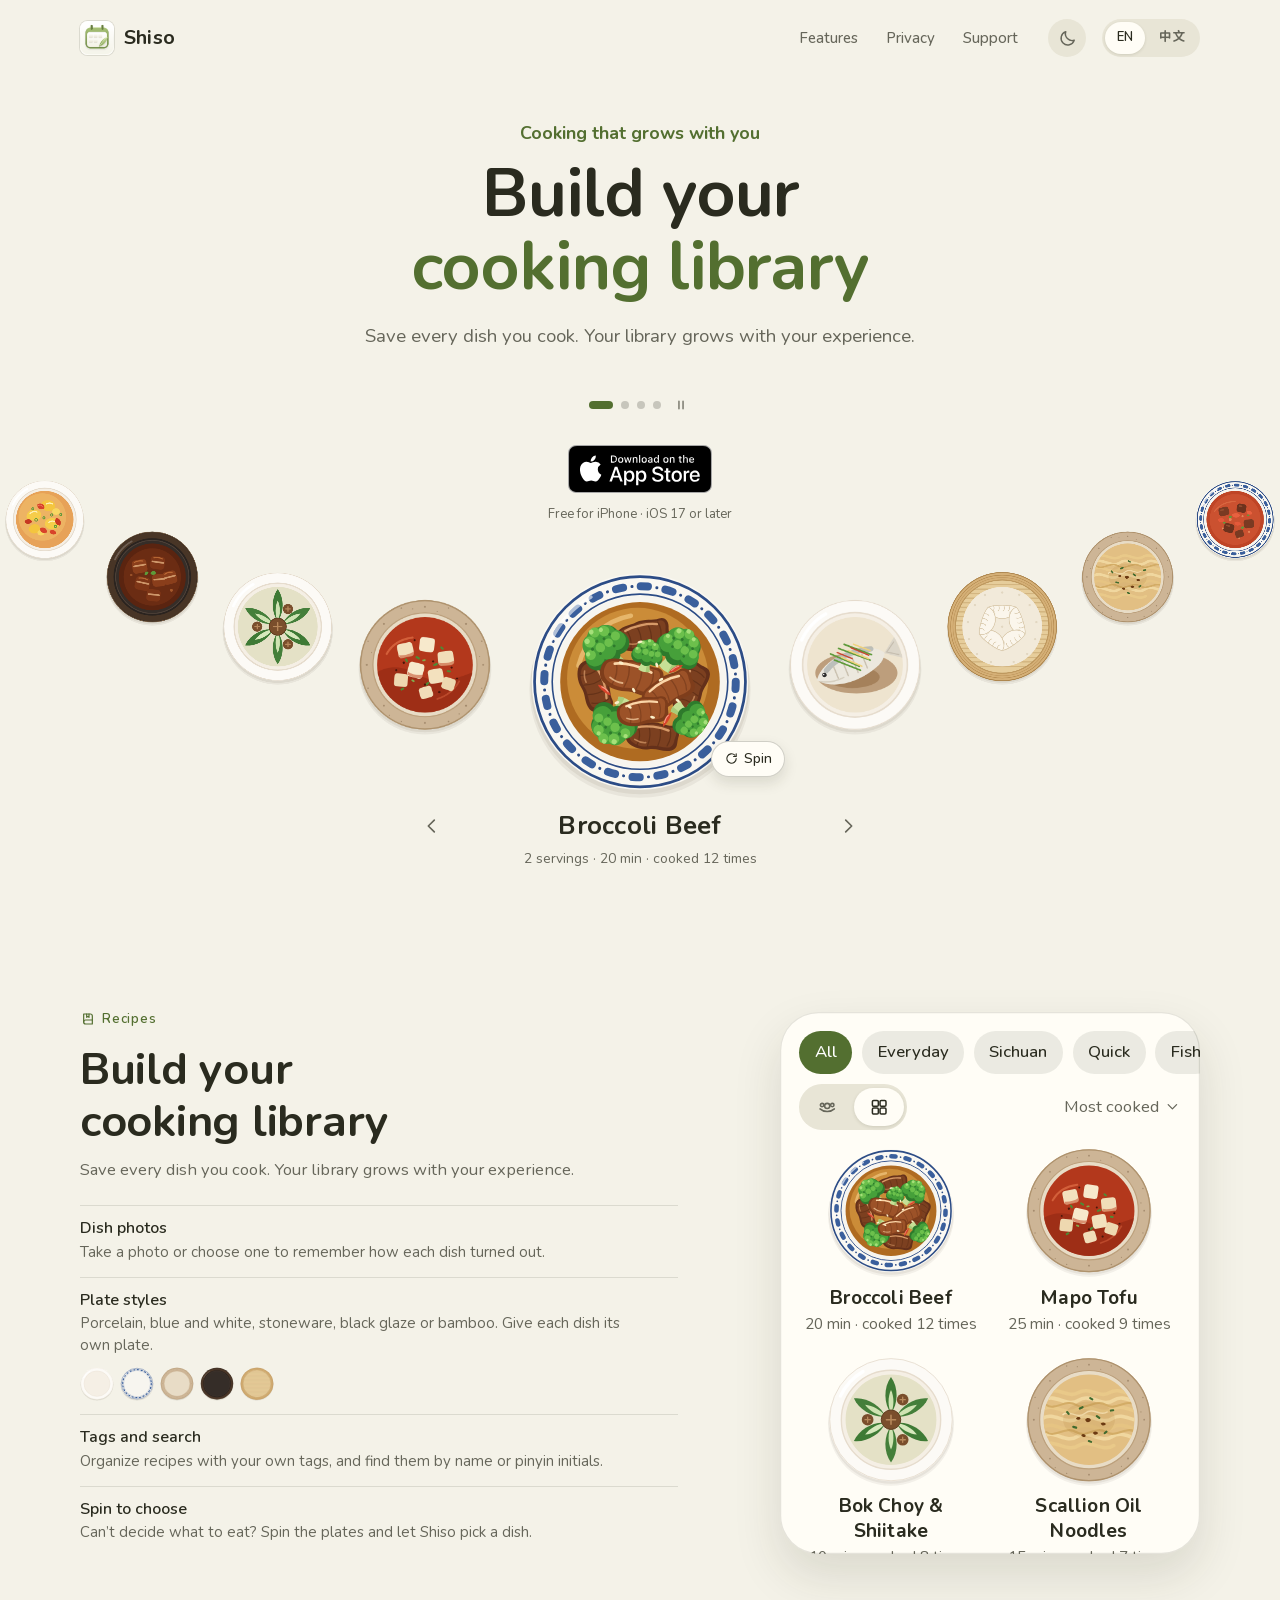
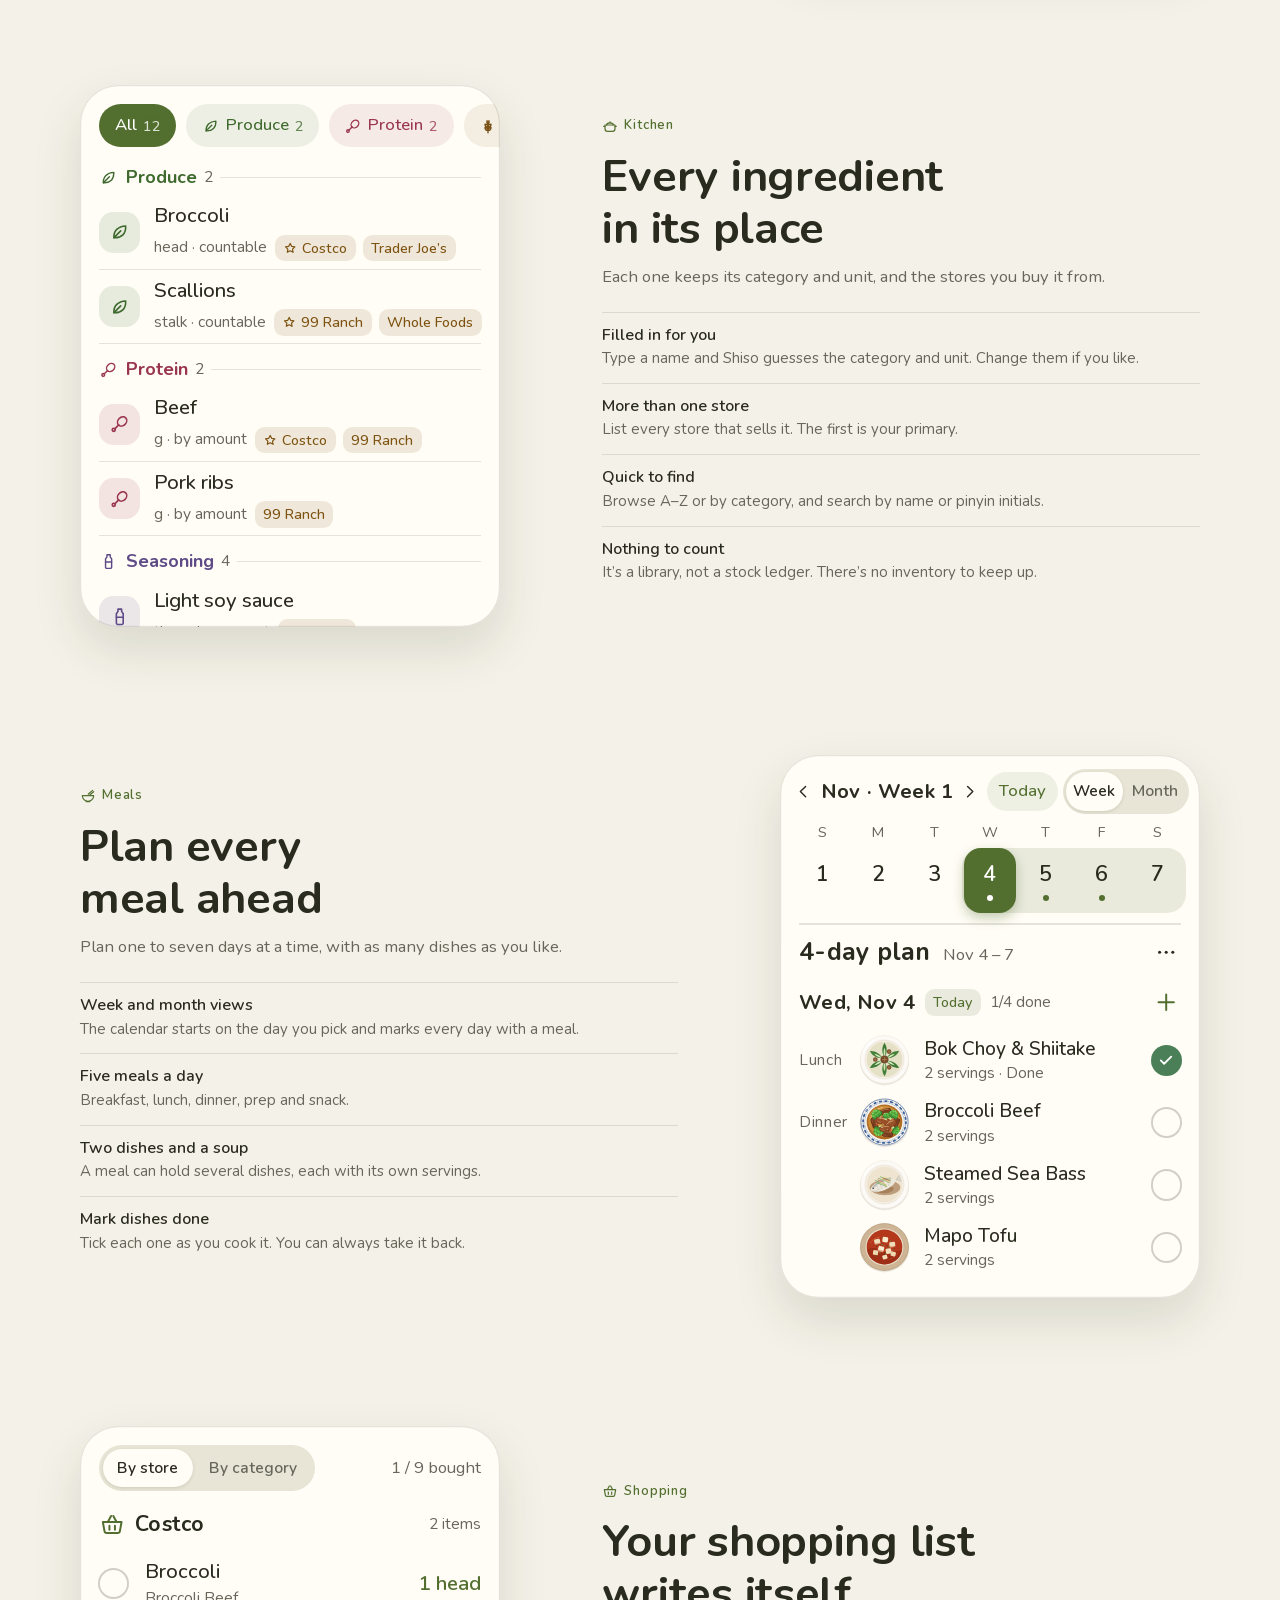
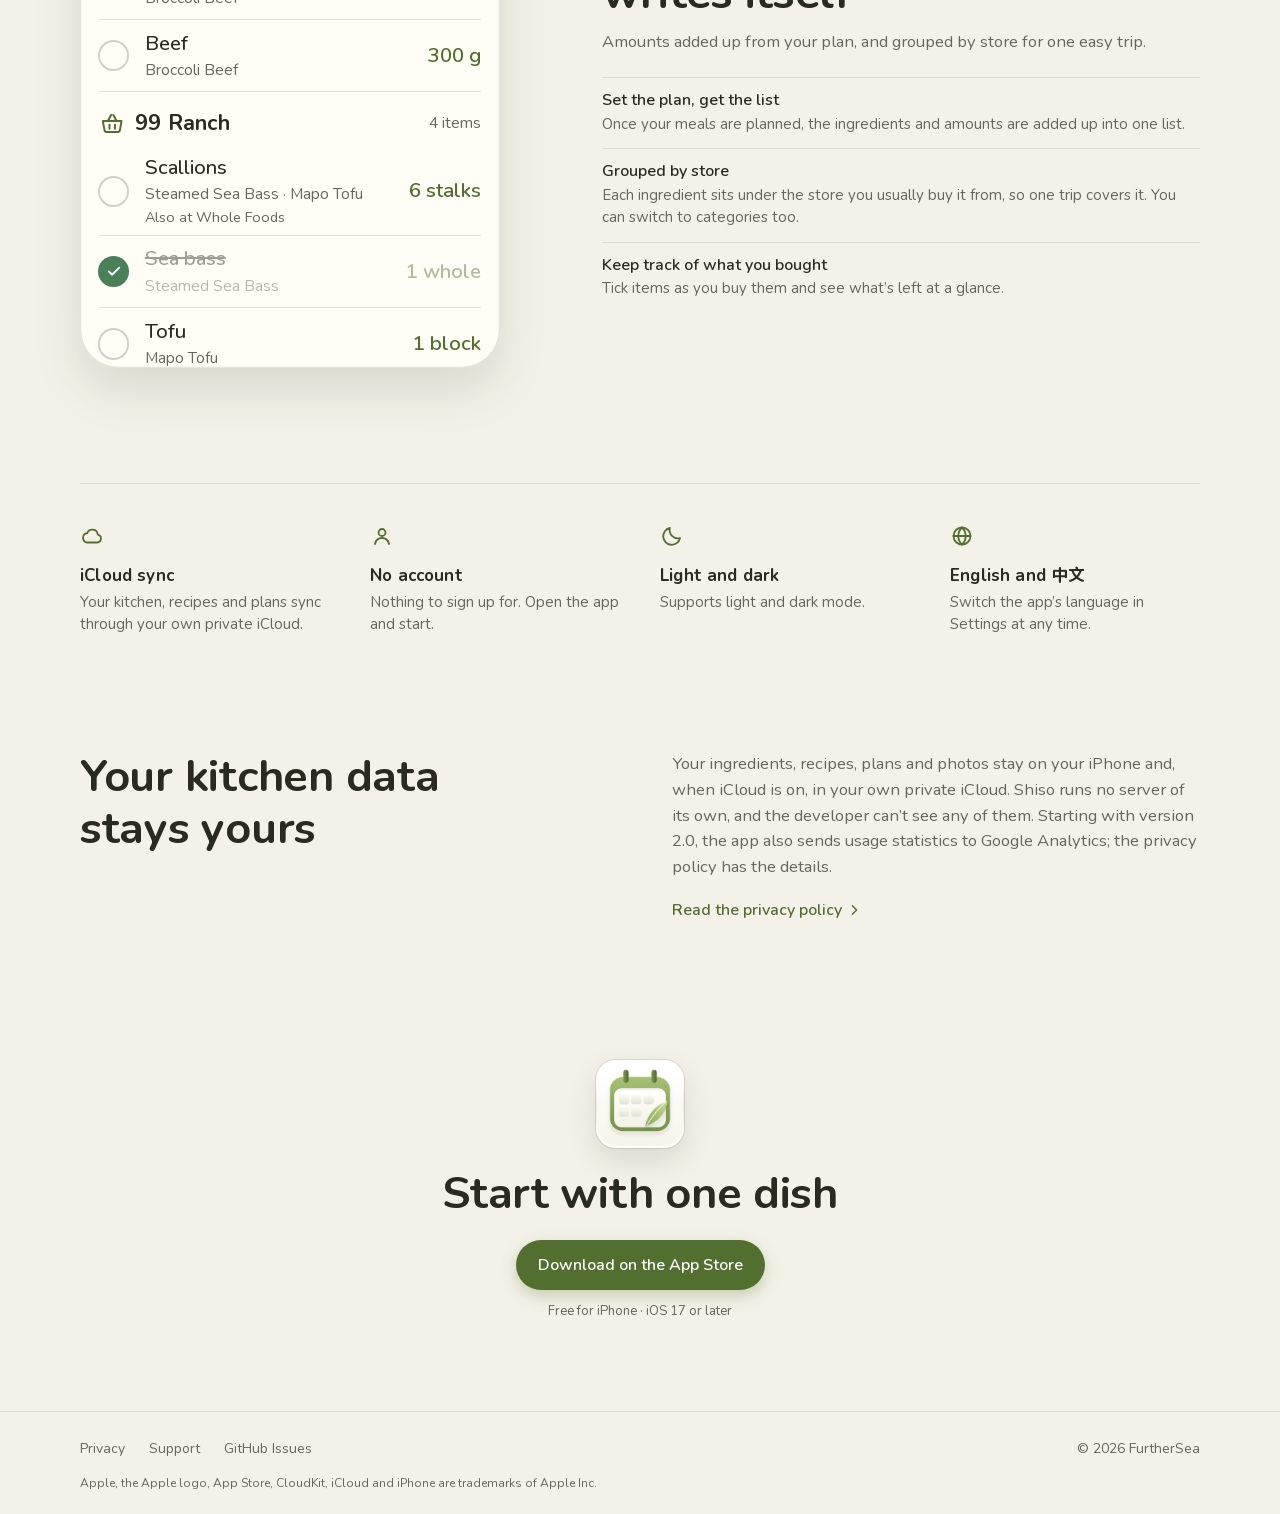
<file: index.html>
<!doctype html>
<html lang="en">
<head>
<meta charset="utf-8">
<meta name="viewport" content="width=device-width, initial-scale=1">
<title>Shiso</title>
<meta name="description" content="Save the dishes you cook, plan the days ahead and get a shopping list with the amounts already added up. Free for iPhone.">
<link rel="canonical" href="https://furthersea.org/shiso/">
<link rel="alternate" hreflang="en" href="https://furthersea.org/shiso/">
<link rel="alternate" hreflang="zh-Hans" href="https://furthersea.org/shiso/zh/">
<link rel="alternate" hreflang="x-default" href="https://furthersea.org/shiso/">
<meta name="theme-color" content="#F4F2E8" media="(prefers-color-scheme: light)">
<meta name="theme-color" content="#13140E" media="(prefers-color-scheme: dark)">
<meta property="og:type" content="website">
<meta property="og:site_name" content="Shiso">
<meta property="og:title" content="Shiso">
<meta property="og:description" content="Cooking that grows with you. Save the dishes you cook, plan the days ahead and get a shopping list with the amounts already added up.">
<meta property="og:url" content="https://furthersea.org/shiso/">
<meta property="og:image" content="https://furthersea.org/shiso/assets/og-en.png">
<meta property="og:locale" content="en_US">
<meta name="twitter:card" content="summary_large_image">
<link rel="icon" href="assets/icon/favicon-64.png" sizes="64x64" type="image/png">
<link rel="apple-touch-icon" href="assets/icon/apple-touch-icon.png">
<script>try{if(localStorage.getItem("mise.lang")==="zh")location.replace("zh/"+location.hash)}catch(e){}</script>
<script>try{var t=localStorage.getItem("mise.theme");if(t==="light"||t==="dark")document.documentElement.dataset.theme=t}catch(e){}</script>
<link rel="stylesheet" href="assets/site.css">
<noscript><style>.theme { display: none; }</style></noscript>
<noscript><style>.spin,.dish .ib,.rot-ctl{visibility:hidden}</style></noscript>
</head>
<body>
<div class="site">

<header class="wrap top">
  <a class="brand" href="./"><img class="app-icon icon-l" src="assets/icon/icon-256.png" alt="" width="34" height="34" loading="lazy"><img class="app-icon icon-d" src="assets/icon/icon-dark-256.png" alt="" width="34" height="34" loading="lazy"><span>Shiso</span></a>
  <nav class="nav" aria-label="Main"><a href="#features">Features</a><a href="privacy/">Privacy</a><a href="support/">Support</a></nav>
  <button class="theme" type="button" aria-label="Dark mode" aria-pressed="false" title="Dark mode"><svg class="i moon" viewBox="0 0 24 24" aria-hidden="true"><path d="M20.5 14.2A8.5 8.5 0 0 1 9.8 3.5a8.5 8.5 0 1 0 10.7 10.7Z"/></svg><svg class="i sun" viewBox="0 0 24 24" aria-hidden="true"><circle cx="12" cy="12" r="4"/><path d="M12 3v2M12 19v2M5.6 5.6 7 7M17 17l1.4 1.4M3 12h2M19 12h2M5.6 18.4 7 17M17 7l1.4-1.4"/></svg></button>
  <div class="seg lang" role="group" aria-label="Language"><a class="on" href="./" aria-current="true" data-lang="en">EN</a><a href="zh/" lang="zh-Hans" hreflang="zh-Hans" data-lang="zh">中文</a></div>
</header>

<main>

<section class="hero">
  <div class="wrap">
    <div class="hero-text" data-rot="1">
      <h1>Cooking that grows with you</h1>
      <div class="rot">
        <p class="hero-title on" data-turn="0">Build your<br><em>cooking library</em></p>
        <p class="hero-title" data-turn="1">Every ingredient<br><em>in its place</em></p>
        <p class="hero-title" data-turn="2">Plan your meals<br>and <em>get the list</em></p>
        <p class="hero-title" data-turn="3">Share the dishes<br><em>you love</em></p>
      </div>
      <div class="rot">
        <p class="lede on" data-turn="0">Save every dish you cook. Your library grows with your experience.</p>
        <p class="lede" data-turn="1">Every ingredient keeps its category, its unit and the stores you buy it from.</p>
        <p class="lede" data-turn="2">Plan the days ahead and get a shopping list with the amounts already added up.</p>
        <p class="lede" data-turn="3">Turn a dish you love into a picture and share it with the people who’d want it.</p>
      </div>
      <div class="rot-ctl" role="group" aria-label="Choose a feature"><button class="rot-dot on" type="button" data-pick="0" aria-label="Recipes" aria-current="true"></button><button class="rot-dot" type="button" data-pick="1" aria-label="Kitchen"></button><button class="rot-dot" type="button" data-pick="2" aria-label="Plans"></button><button class="rot-dot" type="button" data-pick="3" aria-label="Share"></button><button class="rot-pause" type="button" data-pause="Pause the changing text" data-play="Play the changing text" aria-label="Pause the changing text"><svg class="i pause" viewBox="0 0 24 24" aria-hidden="true"><path d="M8.5 5.5v13M15.5 5.5v13"/></svg><svg class="i play" viewBox="0 0 24 24" aria-hidden="true"><path d="M8 5.5l10 6.5-10 6.5z"/></svg></button></div>
    </div>
    <div class="get">
      <a class="store" href="https://apps.apple.com/app/id6788616705"><img src="assets/badges/app-store-en.svg" alt="Download on the App Store" width="144" height="48"></a>
      <span class="fine">Free for iPhone · iOS 17 or later</span>
    </div>
  </div>
  <div class="stage">
    <div class="arc" aria-hidden="true">
      <button class="p s0" type="button" tabindex="-1" data-name="Broccoli Beef" data-meta="2 servings · 20 min · cooked 12 times"><img src="assets/plates/qinghua-beef.svg" alt="" width="296" height="302" draggable="false"></button>
      <button class="p r1" type="button" tabindex="-1" data-name="Steamed Sea Bass" data-meta="3 servings · 20 min · cooked 5 times"><img src="assets/plates/baici-fish.svg" alt="" width="296" height="302" draggable="false"></button>
      <button class="p r2" type="button" tabindex="-1" data-name="Pork &amp; Napa Dumplings" data-meta="4 servings · 60 min · cooked 3 times"><img src="assets/plates/zhenglong-dumpling.svg" alt="" width="296" height="302" draggable="false"></button>
      <button class="p r3" type="button" tabindex="-1" data-name="Scallion Oil Noodles" data-meta="1 serving · 15 min · cooked 7 times"><img src="assets/plates/cutao-noodle.svg" alt="" width="296" height="302" draggable="false"></button>
      <button class="p r4" type="button" tabindex="-1" data-name="Tomato Beef Stew" data-meta="3 servings · 120 min · cooked 4 times"><img src="assets/plates/qinghua-soup.svg" alt="" width="296" height="302" draggable="false"></button>
      <button class="p out" type="button" tabindex="-1" data-name="Garlic Broccoli" data-meta="2 servings · 10 min · cooked 5 times"><img src="assets/plates/baici-broccoli.svg" alt="" width="296" height="302" draggable="false"></button>
      <button class="p l4" type="button" tabindex="-1" data-name="Tomato &amp; Egg" data-meta="2 servings · 15 min · cooked 6 times"><img src="assets/plates/baici-tomato.svg" alt="" width="296" height="302" draggable="false"></button>
      <button class="p l3" type="button" tabindex="-1" data-name="Red-braised Pork" data-meta="4 servings · 90 min · cooked 2 times"><img src="assets/plates/heiyou-pork.svg" alt="" width="296" height="302" draggable="false"></button>
      <button class="p l2" type="button" tabindex="-1" data-name="Bok Choy &amp; Shiitake" data-meta="2 servings · 10 min · cooked 8 times"><img src="assets/plates/baici-greens.svg" alt="" width="296" height="302" draggable="false"></button>
      <button class="p l1" type="button" tabindex="-1" data-name="Mapo Tofu" data-meta="3 servings · 25 min · cooked 9 times"><img src="assets/plates/cutao-mapo.svg" alt="" width="296" height="302" draggable="false"></button>
    </div>
    <button class="chip spin" type="button" data-spin><svg class="i" viewBox="0 0 24 24" aria-hidden="true"><path d="M19.5 12a7.5 7.5 0 1 1-2.2-5.3"/><path d="M19.5 4.5v4.2h-4.2"/></svg>Spin</button>
  </div>
  <div class="dish">
    <button class="ib" type="button" aria-label="Previous dish" data-go="-1"><svg class="i" viewBox="0 0 24 24" aria-hidden="true"><path d="M14.5 5.5 8 12l6.5 6.5"/></svg></button>
    <p class="dish-name" aria-live="polite">Broccoli Beef</p>
    <button class="ib" type="button" aria-label="Next dish" data-go="1"><svg class="i" viewBox="0 0 24 24" aria-hidden="true"><path d="M9.5 5.5 16 12l-6.5 6.5"/></svg></button>
  </div>
  <p class="dish-meta">2 servings · 20 min · cooked 12 times</p>
</section>

<div class="wrap feats" id="features">

<section id="recipes" class="feat">
  <div class="feat-text">
    <span class="eyebrow"><svg class="i sm" viewBox="0 0 24 24" aria-hidden="true"><path d="M5.5 4.5h10a3 3 0 0 1 3 3v12h-10a3 3 0 0 1-3-3z"/><path d="M5.5 16.5a3 3 0 0 1 3-3h10"/><path d="M10 4.5v5l1.8-1.2 1.7 1.2v-5"/></svg>Recipes</span>
    <h2>Build your<br>cooking library</h2>
    <p class="sub">Save every dish you cook. Your library grows with your experience.</p>
    <ul class="notes">
      <li><b>Dish photos</b><span>Take a photo or choose one to remember how each dish turned out.</span></li>
      <li><b>Plate styles</b><span>Porcelain, blue and white, stoneware, black glaze or bamboo. Give each dish its own plate.</span><div class="mini" aria-hidden="true"><img src="assets/plates/baici.svg" alt="" width="34" height="35" loading="lazy"><img src="assets/plates/qinghua.svg" alt="" width="34" height="35" loading="lazy"><img src="assets/plates/cutao.svg" alt="" width="34" height="35" loading="lazy"><img src="assets/plates/heiyou.svg" alt="" width="34" height="35" loading="lazy"><img src="assets/plates/zhenglong.svg" alt="" width="34" height="35" loading="lazy"></div></li>
      <li><b>Tags and search</b><span>Organize recipes with your own tags, and find them by name or pinyin initials.</span></li>
      <li><b>Spin to choose</b><span>Can’t decide what to eat? Spin the plates and let Shiso pick a dish.</span></li>
    </ul>
  </div>
  <div class="panel" role="img" aria-label="The recipe library as a grid of plates, most cooked first">
    <div class="chips"><span class="chip on c-pri">All</span><span class="chip">Everyday</span><span class="chip">Sichuan</span><span class="chip">Quick</span><span class="chip">Fish</span><span class="chip">Soup</span></div>
    <div class="bar">
      <span class="seg"><span><svg class="i" viewBox="0 0 24 24"><path d="M3.5 14c4.6 4.2 12.4 4.2 17 0"/><circle cx="6" cy="9.5" r="2"/><circle cx="12" cy="10.5" r="3"/><circle cx="18" cy="9.5" r="2"/></svg></span><span class="on"><svg class="i" viewBox="0 0 24 24"><rect x="4" y="4" width="7" height="7" rx="1.5"/><rect x="13" y="4" width="7" height="7" rx="1.5"/><rect x="4" y="13" width="7" height="7" rx="1.5"/><rect x="13" y="13" width="7" height="7" rx="1.5"/></svg></span></span>
      <span class="sort">Most cooked<svg class="i" viewBox="0 0 24 24"><path d="M6 9.5l6 6 6-6"/></svg></span>
    </div>
    <div class="grid">
      <div><img src="assets/plates/qinghua-beef.svg" alt="" width="108" height="110" loading="lazy"><b>Broccoli Beef</b><span>20 min · cooked 12 times</span></div>
      <div><img src="assets/plates/cutao-mapo.svg" alt="" width="108" height="110" loading="lazy"><b>Mapo Tofu</b><span>25 min · cooked 9 times</span></div>
      <div><img src="assets/plates/baici-greens.svg" alt="" width="108" height="110" loading="lazy"><b>Bok Choy &amp; Shiitake</b><span>10 min · cooked 8 times</span></div>
      <div><img src="assets/plates/cutao-noodle.svg" alt="" width="108" height="110" loading="lazy"><b>Scallion Oil Noodles</b><span>15 min · cooked 7 times</span></div>
    </div>
  </div>
</section>

<section id="kitchen" class="feat flip">
  <div class="feat-text">
    <span class="eyebrow"><svg class="i sm" viewBox="0 0 24 24" aria-hidden="true"><path d="M4.5 10.5h15V16a4 4 0 0 1-4 4h-7a4 4 0 0 1-4-4z"/><path d="M2.5 12.5h2M19.5 12.5h2"/><path d="M7 10.5a5 3.2 0 0 1 10 0"/><path d="M12 5.6v1.7"/></svg>Kitchen</span>
    <h2>Every ingredient<br>in its place</h2>
    <p class="sub">Each one keeps its category and unit, and the stores you buy it from.</p>
    <ul class="notes">
      <li><b>Filled in for you</b><span>Type a name and Shiso guesses the category and unit. Change them if you like.</span></li>
      <li><b>More than one store</b><span>List every store that sells it. The first is your primary.</span></li>
      <li><b>Quick to find</b><span>Browse A–Z or by category, and search by name or pinyin initials.</span></li>
      <li><b>Nothing to count</b><span>It’s a library, not a stock ledger. There’s no inventory to keep up.</span></li>
    </ul>
  </div>
  <div class="panel" role="img" aria-label="The kitchen library grouped by category, with units and stores">
    <div class="chips">
      <span class="chip on c-pri">All <span class="n">12</span></span>
      <span class="chip c-produce"><svg class="i" viewBox="0 0 24 24"><path d="M5.5 18.5c-.5-7.5 4.5-12.5 13-13 .5 8.5-4.5 13.5-13 13z"/><path d="M5.5 18.5 13 11"/></svg>Produce <span class="n">2</span></span>
      <span class="chip c-protein"><svg class="i" viewBox="0 0 24 24"><ellipse cx="14.6" cy="9.4" rx="5.6" ry="4.6" transform="rotate(-45 14.6 9.4)"/><path d="M10.8 13.2 6.4 17.6"/><circle cx="5.3" cy="18.7" r="1.7"/></svg>Protein <span class="n">2</span></span>
      <span class="chip c-pantry"><svg class="i" viewBox="0 0 24 24"><path d="M12 21V9.5"/><path d="M12 13.5c-2.4 0-4-1.5-4-4 2.4 0 4 1.5 4 4zM12 13.5c2.4 0 4-1.5 4-4-2.4 0-4 1.5-4 4zM12 18c-2.4 0-4-1.5-4-4 2.4 0 4 1.5 4 4zM12 18c2.4 0 4-1.5 4-4-2.4 0-4 1.5-4 4zM12 9.5c-1.4-1-1.9-2.6-1.3-4.5 1.4 1 1.9 2.6 1.3 4.5zM12 9.5c1.4-1 1.9-2.6 1.3-4.5-1.4 1-1.9 2.6-1.3 4.5z"/></svg>Pantry <span class="n">3</span></span>
    </div>
    <div class="list">
      <div class="sec c-produce"><svg class="i sm" viewBox="0 0 24 24"><path d="M5.5 18.5c-.5-7.5 4.5-12.5 13-13 .5 8.5-4.5 13.5-13 13z"/><path d="M5.5 18.5 13 11"/></svg><b>Produce</b><span class="num">2</span></div>
      <div class="row"><span class="cat-ic c-produce"><svg class="i" viewBox="0 0 24 24"><path d="M5.5 18.5c-.5-7.5 4.5-12.5 13-13 .5 8.5-4.5 13.5-13 13z"/><path d="M5.5 18.5 13 11"/></svg></span><span class="row-text"><b>Broccoli</b><span class="row-meta"><span>head · countable</span><span class="badge c-warn"><svg class="i" viewBox="0 0 24 24"><path d="M12 4l2.4 4.9 5.4.8-3.9 3.8.9 5.4L12 16.4l-4.8 2.5.9-5.4-3.9-3.8 5.4-.8z"/></svg>Costco</span><span class="badge c-warn">Trader Joe’s</span></span></span></div>
      <div class="row"><span class="cat-ic c-produce"><svg class="i" viewBox="0 0 24 24"><path d="M5.5 18.5c-.5-7.5 4.5-12.5 13-13 .5 8.5-4.5 13.5-13 13z"/><path d="M5.5 18.5 13 11"/></svg></span><span class="row-text"><b>Scallions</b><span class="row-meta"><span>stalk · countable</span><span class="badge c-warn"><svg class="i" viewBox="0 0 24 24"><path d="M12 4l2.4 4.9 5.4.8-3.9 3.8.9 5.4L12 16.4l-4.8 2.5.9-5.4-3.9-3.8 5.4-.8z"/></svg>99 Ranch</span><span class="badge c-warn">Whole Foods</span></span></span></div>
      <div class="sec c-protein"><svg class="i sm" viewBox="0 0 24 24"><ellipse cx="14.6" cy="9.4" rx="5.6" ry="4.6" transform="rotate(-45 14.6 9.4)"/><path d="M10.8 13.2 6.4 17.6"/><circle cx="5.3" cy="18.7" r="1.7"/></svg><b>Protein</b><span class="num">2</span></div>
      <div class="row"><span class="cat-ic c-protein"><svg class="i" viewBox="0 0 24 24"><ellipse cx="14.6" cy="9.4" rx="5.6" ry="4.6" transform="rotate(-45 14.6 9.4)"/><path d="M10.8 13.2 6.4 17.6"/><circle cx="5.3" cy="18.7" r="1.7"/></svg></span><span class="row-text"><b>Beef</b><span class="row-meta"><span>g · by amount</span><span class="badge c-warn"><svg class="i" viewBox="0 0 24 24"><path d="M12 4l2.4 4.9 5.4.8-3.9 3.8.9 5.4L12 16.4l-4.8 2.5.9-5.4-3.9-3.8 5.4-.8z"/></svg>Costco</span><span class="badge c-warn">99 Ranch</span></span></span></div>
      <div class="row"><span class="cat-ic c-protein"><svg class="i" viewBox="0 0 24 24"><ellipse cx="14.6" cy="9.4" rx="5.6" ry="4.6" transform="rotate(-45 14.6 9.4)"/><path d="M10.8 13.2 6.4 17.6"/><circle cx="5.3" cy="18.7" r="1.7"/></svg></span><span class="row-text"><b>Pork ribs</b><span class="row-meta"><span>g · by amount</span><span class="badge c-warn">99 Ranch</span></span></span></div>
      <div class="sec c-season"><svg class="i sm" viewBox="0 0 24 24"><path d="M10 3.5h4V6l1.8 2.6V19a1.5 1.5 0 0 1-1.5 1.5H9.7A1.5 1.5 0 0 1 8.2 19V8.6L10 6z"/><path d="M8.2 12.5h7.6"/></svg><b>Seasoning</b><span class="num">4</span></div>
      <div class="row"><span class="cat-ic c-season"><svg class="i" viewBox="0 0 24 24"><path d="M10 3.5h4V6l1.8 2.6V19a1.5 1.5 0 0 1-1.5 1.5H9.7A1.5 1.5 0 0 1 8.2 19V8.6L10 6z"/><path d="M8.2 12.5h7.6"/></svg></span><span class="row-text"><b>Light soy sauce</b><span class="row-meta"><span>tbsp · by amount</span><span class="badge c-warn">99 Ranch</span></span></span></div>
    </div>
  </div>
</section>

<section id="meals" class="feat">
  <div class="feat-text">
    <span class="eyebrow"><svg class="i sm" viewBox="0 0 24 24" aria-hidden="true"><path d="M3.5 11.5h17a8.5 8.5 0 0 1-17 0z"/><path d="M9.5 20.5h5"/><path d="M12.5 9 19 3.5M15 10l5.5-4.5"/></svg>Meals</span>
    <h2>Plan every<br>meal ahead</h2>
    <p class="sub">Plan one to seven days at a time, with as many dishes as you like.</p>
    <ul class="notes">
      <li><b>Week and month views</b><span>The calendar starts on the day you pick and marks every day with a meal.</span></li>
      <li><b>Five meals a day</b><span>Breakfast, lunch, dinner, prep and snack.</span></li>
      <li><b>Two dishes and a soup</b><span>A meal can hold several dishes, each with its own servings.</span></li>
      <li><b>Mark dishes done</b><span>Tick each one as you cook it. You can always take it back.</span></li>
    </ul>
  </div>
  <div class="panel" role="img" aria-label="The week calendar with a four-day plan and the dishes planned for today">
    <div class="cal">
      <div class="cal-head">
        <div class="cal-title"><span class="ib"><svg class="i sm" viewBox="0 0 24 24"><path d="M14.5 5.5 8 12l6.5 6.5"/></svg></span>Nov · Week 1<span class="ib"><svg class="i sm" viewBox="0 0 24 24"><path d="M9.5 5.5 16 12l-6.5 6.5"/></svg></span></div>
        <div class="cal-ctl"><span class="chip c-pri">Today</span><span class="seg"><span class="on">Week</span><span>Month</span></span></div>
      </div>
      <div class="wd"><span>S</span><span>M</span><span>T</span><span>W</span><span>T</span><span>F</span><span>S</span></div>
      <div class="week"><i class="range"></i><span class="day">1<i class="dot off"></i></span><span class="day">2<i class="dot off"></i></span><span class="day">3<i class="dot off"></i></span><span class="day sel">4<i class="dot"></i></span><span class="day">5<i class="dot"></i></span><span class="day">6<i class="dot"></i></span><span class="day">7<i class="dot off"></i></span></div>
    </div>
    <div class="rule"></div>
    <div class="plan"><span class="plan-title"><b>4-day plan</b><span>Nov 4 – 7</span></span><span class="ib"><svg class="i" viewBox="0 0 24 24"><circle cx="6" cy="12" r="1.4" fill="currentColor" stroke="none"/><circle cx="12" cy="12" r="1.4" fill="currentColor" stroke="none"/><circle cx="18" cy="12" r="1.4" fill="currentColor" stroke="none"/></svg></span></div>
    <div class="today">
      <div class="today-head"><div class="today-title"><b>Wed, Nov 4</b><span class="badge c-pri">Today</span><span class="muted">1/4 done</span></div><span class="ib"><svg class="i" viewBox="0 0 24 24"><path d="M12 5v14M5 12h14"/></svg></span></div>
      <div class="slot"><span>Lunch</span><div class="dishes">
        <div class="plated"><img src="assets/plates/baici-greens.svg" alt="" width="42" height="43" loading="lazy"><div><b>Bok Choy &amp; Shiitake</b><span class="serv">2 servings · Done</span></div><span class="chk on"><span><svg class="i" viewBox="0 0 24 24"><path d="M5 12.5l4.5 4.5L19 7.5"/></svg></span></span></div>
      </div></div>
      <div class="slot"><span>Dinner</span><div class="dishes">
        <div class="plated"><img src="assets/plates/qinghua-beef.svg" alt="" width="42" height="43" loading="lazy"><div><b>Broccoli Beef</b><span class="serv">2 servings</span></div><span class="chk"><span><svg class="i" viewBox="0 0 24 24"><path d="M5 12.5l4.5 4.5L19 7.5"/></svg></span></span></div>
        <div class="plated"><img src="assets/plates/baici-fish.svg" alt="" width="42" height="43" loading="lazy"><div><b>Steamed Sea Bass</b><span class="serv">2 servings</span></div><span class="chk"><span><svg class="i" viewBox="0 0 24 24"><path d="M5 12.5l4.5 4.5L19 7.5"/></svg></span></span></div>
        <div class="plated"><img src="assets/plates/cutao-mapo.svg" alt="" width="42" height="43" loading="lazy"><div><b>Mapo Tofu</b><span class="serv">2 servings</span></div><span class="chk"><span><svg class="i" viewBox="0 0 24 24"><path d="M5 12.5l4.5 4.5L19 7.5"/></svg></span></span></div>
      </div></div>
    </div>
  </div>
</section>

<section id="shopping" class="feat flip">
  <div class="feat-text">
    <span class="eyebrow"><svg class="i sm" viewBox="0 0 24 24" aria-hidden="true"><path d="M3.5 10h17l-1.5 8.3a2 2 0 0 1-2 1.7H7a2 2 0 0 1-2-1.7z"/><path d="M8 10l3-5.5M16 10l-3-5.5"/><path d="M9.5 13.5v3.5M14.5 13.5v3.5"/></svg>Shopping</span>
    <h2>Your shopping list<br>writes itself</h2>
    <p class="sub">Amounts added up from your plan, and grouped by store for one easy trip.</p>
    <ul class="notes">
      <li><b>Set the plan, get the list</b><span>Once your meals are planned, the ingredients and amounts are added up into one list.</span></li>
      <li><b>Grouped by store</b><span>Each ingredient sits under the store you usually buy it from, so one trip covers it. You can switch to categories too.</span></li>
      <li><b>Keep track of what you bought</b><span>Tick items as you buy them and see what’s left at a glance.</span></li>
    </ul>
  </div>
  <div class="panel" role="img" aria-label="The shopping list grouped by store, with one item bought">
    <div class="bar"><span class="seg"><span class="on">By store</span><span>By category</span></span><span class="num count">1 / 9 bought</span></div>
    <div class="buy">
      <div class="buy-group">
        <div class="buy-head"><svg class="i" viewBox="0 0 24 24"><path d="M3.5 10h17l-1.5 8.3a2 2 0 0 1-2 1.7H7a2 2 0 0 1-2-1.7z"/><path d="M8 10l3-5.5M16 10l-3-5.5"/><path d="M9.5 13.5v3.5M14.5 13.5v3.5"/></svg><b>Costco</b><span class="muted">2 items</span></div>
        <div class="item"><span class="chk"><span><svg class="i" viewBox="0 0 24 24"><path d="M5 12.5l4.5 4.5L19 7.5"/></svg></span></span><div class="item-text"><b>Broccoli</b><span>Broccoli Beef</span></div><span class="num qty">1 head</span></div>
        <div class="item"><span class="chk"><span><svg class="i" viewBox="0 0 24 24"><path d="M5 12.5l4.5 4.5L19 7.5"/></svg></span></span><div class="item-text"><b>Beef</b><span>Broccoli Beef</span></div><span class="num qty">300 g</span></div>
      </div>
      <div class="buy-group">
        <div class="buy-head"><svg class="i" viewBox="0 0 24 24"><path d="M3.5 10h17l-1.5 8.3a2 2 0 0 1-2 1.7H7a2 2 0 0 1-2-1.7z"/><path d="M8 10l3-5.5M16 10l-3-5.5"/><path d="M9.5 13.5v3.5M14.5 13.5v3.5"/></svg><b>99 Ranch</b><span class="muted">4 items</span></div>
        <div class="item"><span class="chk"><span><svg class="i" viewBox="0 0 24 24"><path d="M5 12.5l4.5 4.5L19 7.5"/></svg></span></span><div class="item-text"><b>Scallions</b><span>Steamed Sea Bass · Mapo Tofu</span><small>Also at Whole Foods</small></div><span class="num qty">6 stalks</span></div>
        <div class="item done"><span class="chk on"><span><svg class="i" viewBox="0 0 24 24"><path d="M5 12.5l4.5 4.5L19 7.5"/></svg></span></span><div class="item-text"><b>Sea bass</b><span>Steamed Sea Bass</span></div><span class="num qty">1 whole</span></div>
        <div class="item"><span class="chk"><span><svg class="i" viewBox="0 0 24 24"><path d="M5 12.5l4.5 4.5L19 7.5"/></svg></span></span><div class="item-text"><b>Tofu</b><span>Mapo Tofu</span></div><span class="num qty">1 block</span></div>
      </div>
    </div>
  </div>
</section>

<section class="also" aria-label="Also in Shiso">
  <div><svg class="i" viewBox="0 0 24 24" aria-hidden="true"><path d="M7 18.5h10a4 4 0 0 0 .8-7.9 5.5 5.5 0 0 0-10.6-1.4A4.7 4.7 0 0 0 7 18.5z"/></svg><h3>iCloud sync</h3><p>Your kitchen, recipes and plans sync through your own private iCloud.</p></div>
  <div><svg class="i" viewBox="0 0 24 24" aria-hidden="true"><circle cx="12" cy="8.5" r="3.5"/><path d="M5 20c.8-3.8 3.6-6 7-6s6.2 2.2 7 6"/></svg><h3>No account</h3><p>Nothing to sign up for. Open the app and start.</p></div>
  <div><svg class="i" viewBox="0 0 24 24" aria-hidden="true"><path d="M20 14.2A8.5 8.5 0 0 1 9.8 4a8.5 8.5 0 1 0 10.2 10.2z"/></svg><h3>Light and dark</h3><p>Supports light and dark mode.</p></div>
  <div><svg class="i" viewBox="0 0 24 24" aria-hidden="true"><circle cx="12" cy="12" r="8.5"/><path d="M3.5 12h17M12 3.5c2.5 2.4 3.7 5.2 3.7 8.5s-1.2 6.1-3.7 8.5c-2.5-2.4-3.7-5.2-3.7-8.5s1.2-6.1 3.7-8.5z"/></svg><h3>English and 中文</h3><p>Switch the app’s language in Settings at any time.</p></div>
</section>

<section class="priv" id="privacy">
  <h2>Your kitchen data<br>stays yours</h2>
  <div>
    <p>Your ingredients, recipes, plans and photos stay on your iPhone and, when iCloud is on, in your own private iCloud. Shiso runs no server of its own, and the developer can’t see any of them. Starting with version 2.0, the app also sends usage statistics to Google Analytics; the privacy policy has the details.</p>
    <a class="more" href="privacy/">Read the privacy policy<svg class="i" viewBox="0 0 24 24" aria-hidden="true"><path d="M9.5 5.5 16 12l-6.5 6.5"/></svg></a>
  </div>
</section>

<section class="end" id="download">
  <img class="app-icon icon-l" src="assets/icon/icon-256.png" alt="" width="88" height="88" loading="lazy"><img class="app-icon icon-d" src="assets/icon/icon-dark-256.png" alt="" width="88" height="88" loading="lazy">
  <h2>Start with one dish</h2>
  <div class="get">
    <a class="btn pri" href="https://apps.apple.com/app/id6788616705">Download on the App Store</a>
    <span class="fine">Free for iPhone · iOS 17 or later</span>
  </div>
</section>

</div>
</main>

<footer class="foot">
  <div class="wrap">
    <nav aria-label="Footer"><a href="privacy/">Privacy</a><a href="support/">Support</a><a href="https://github.com/FurtherSea/shiso/issues">GitHub Issues</a></nav>
    <span>© 2026 FurtherSea</span>
    <p class="legal">Apple, the Apple logo, App Store, CloudKit, iCloud and iPhone are trademarks of Apple Inc.</p>
  </div>
</footer>

</div>
<script src="assets/site.js"></script>
</body>
</html>
</file>
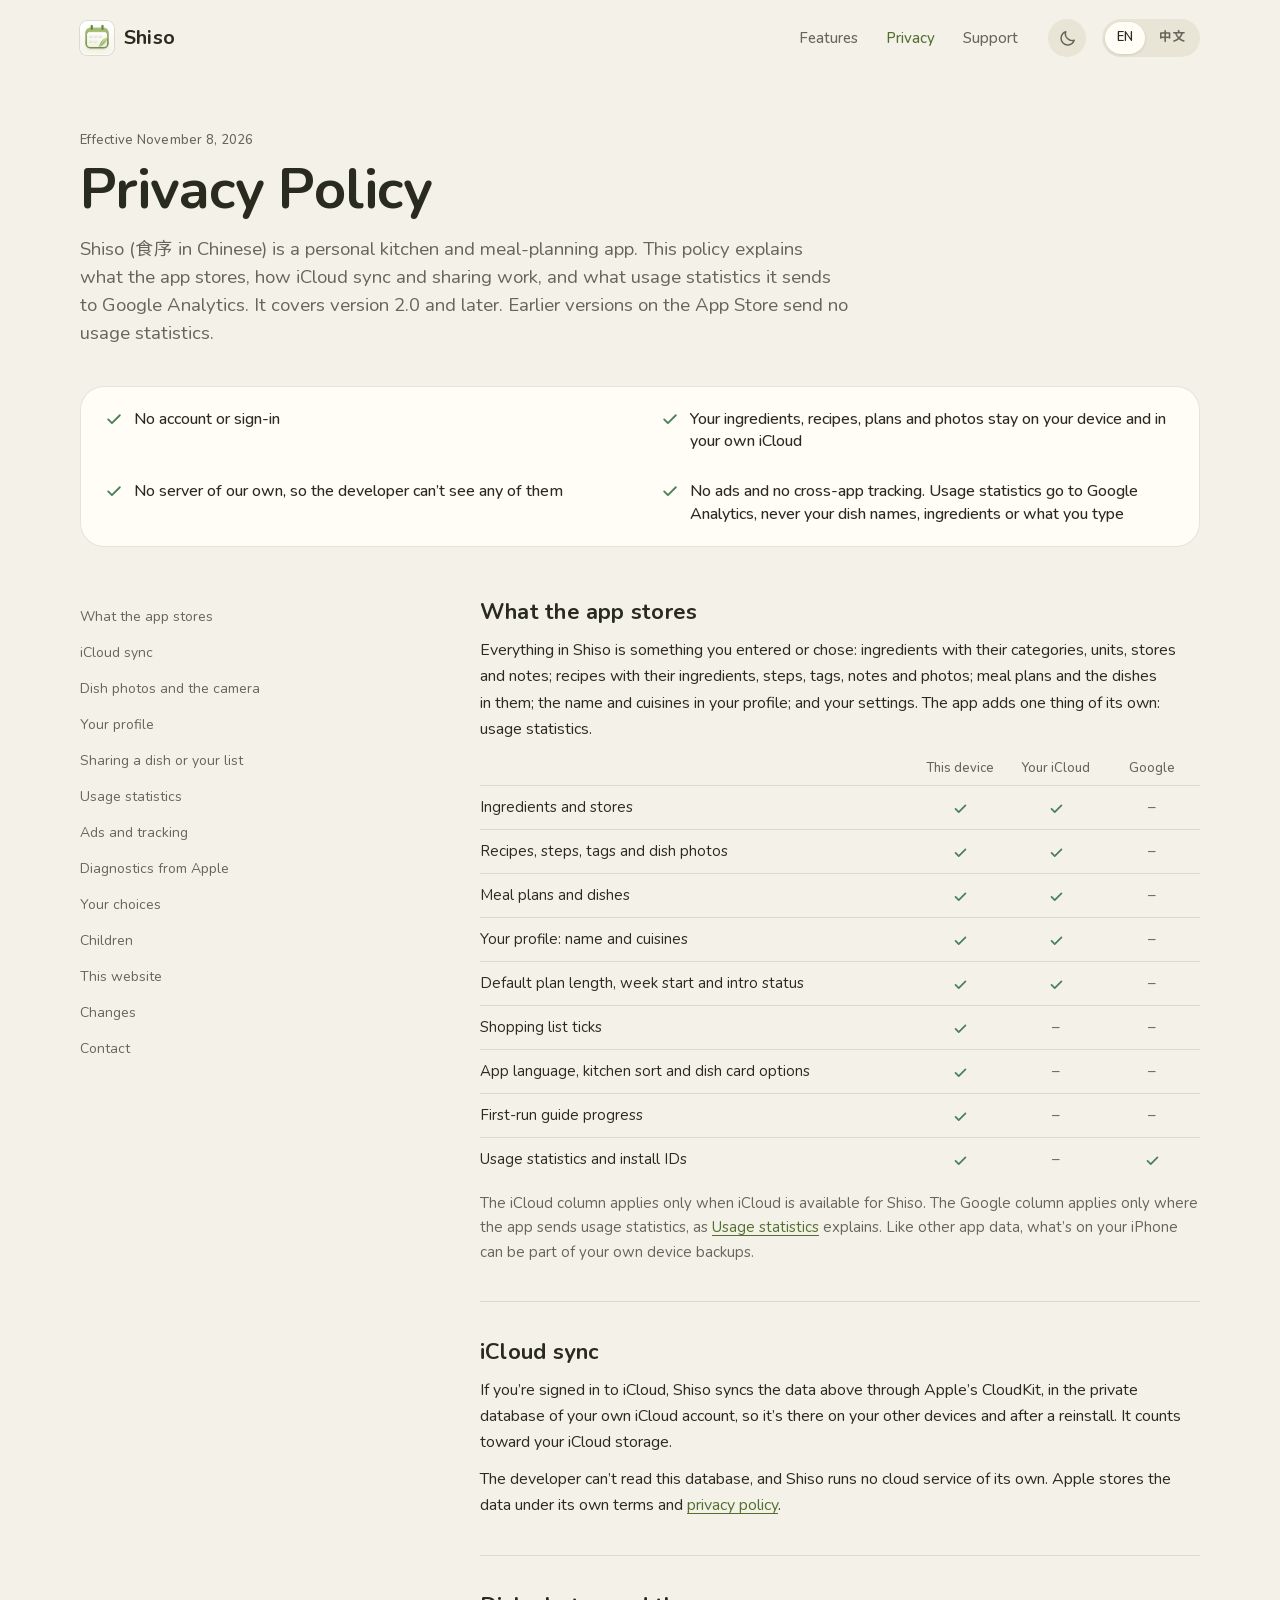
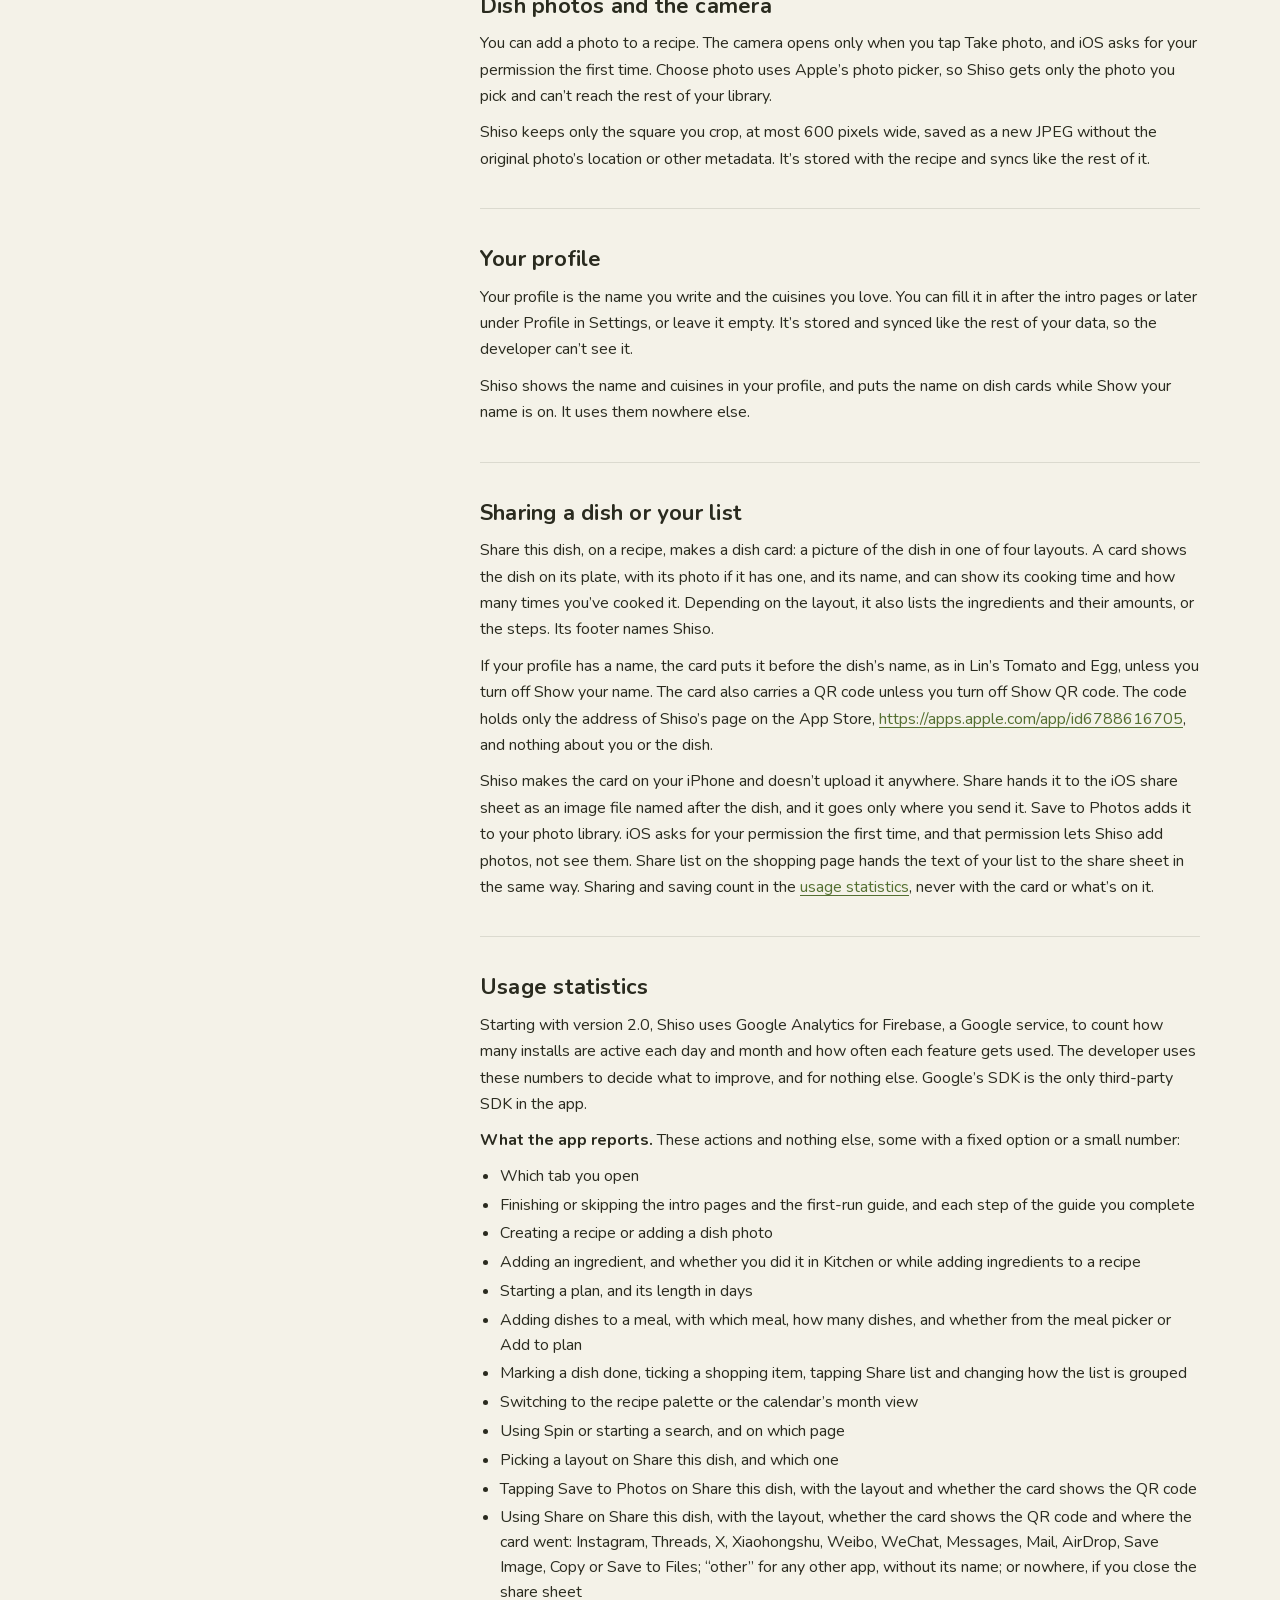
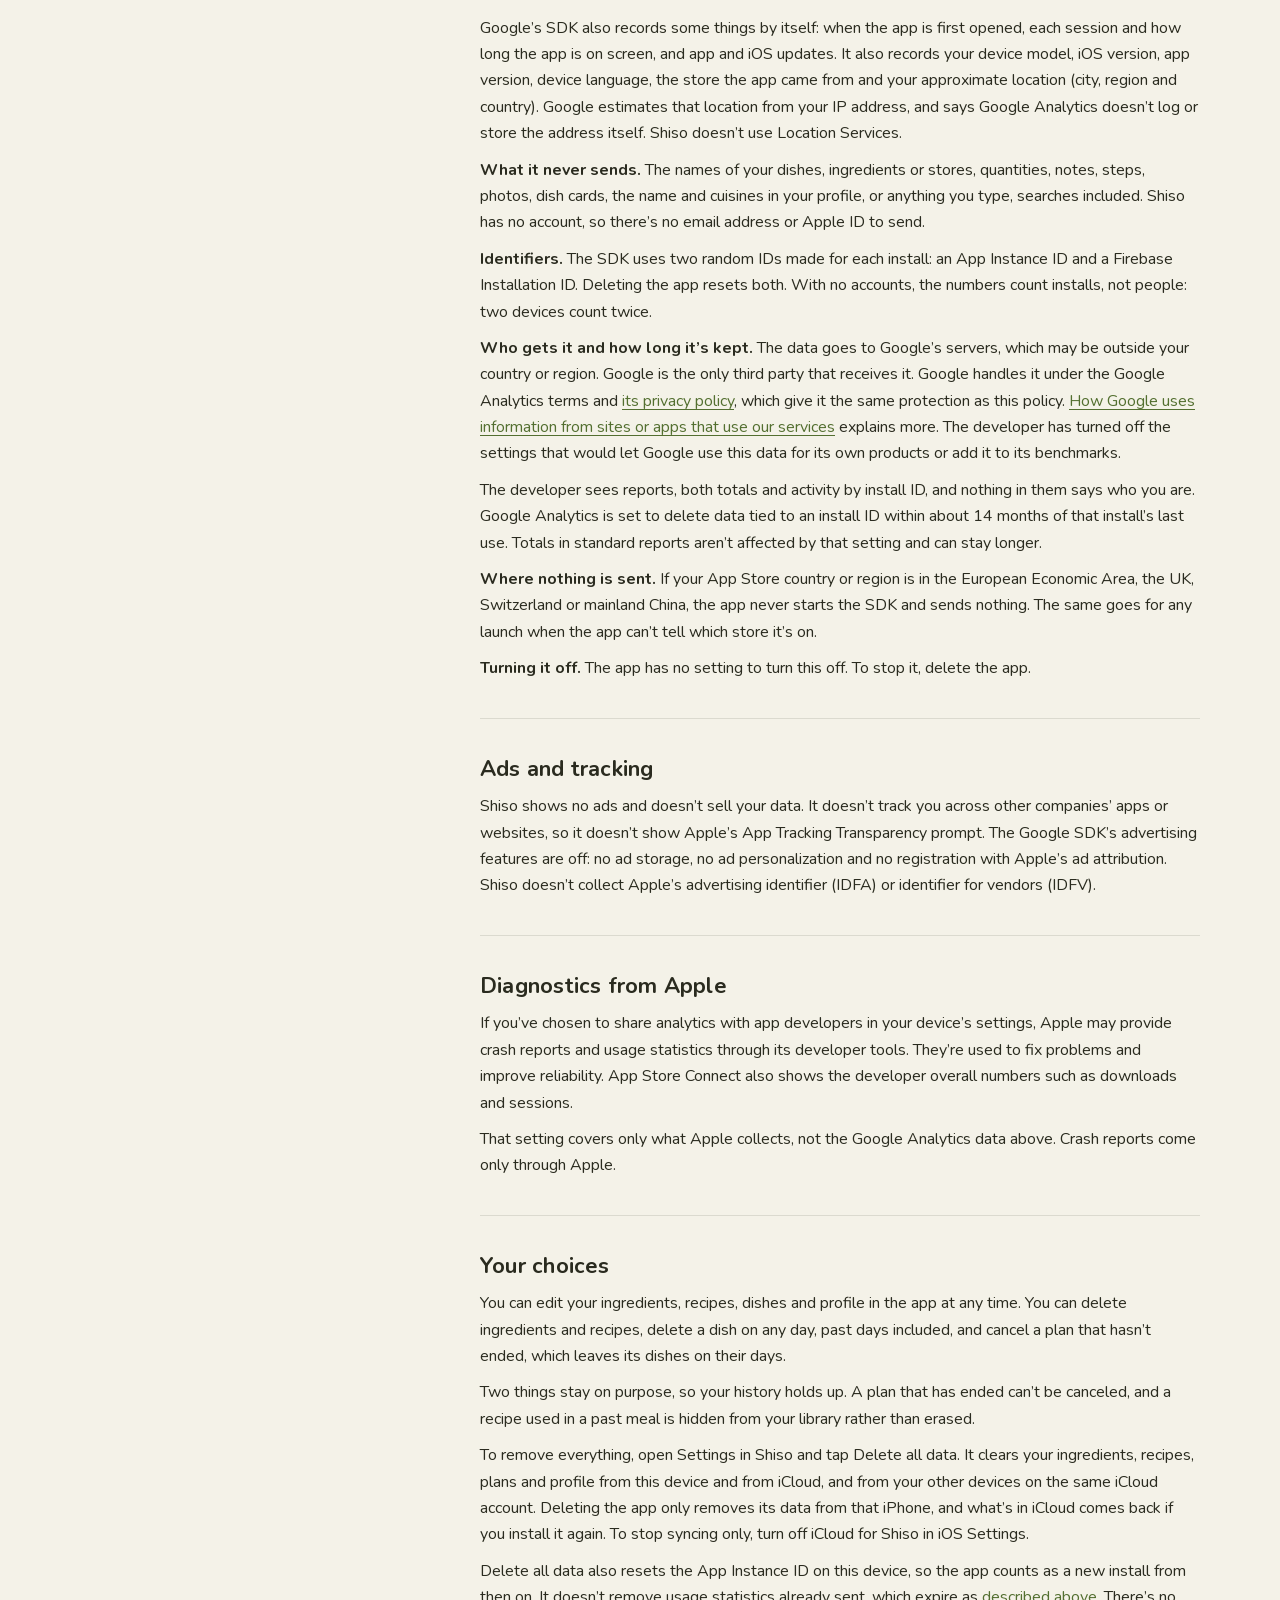
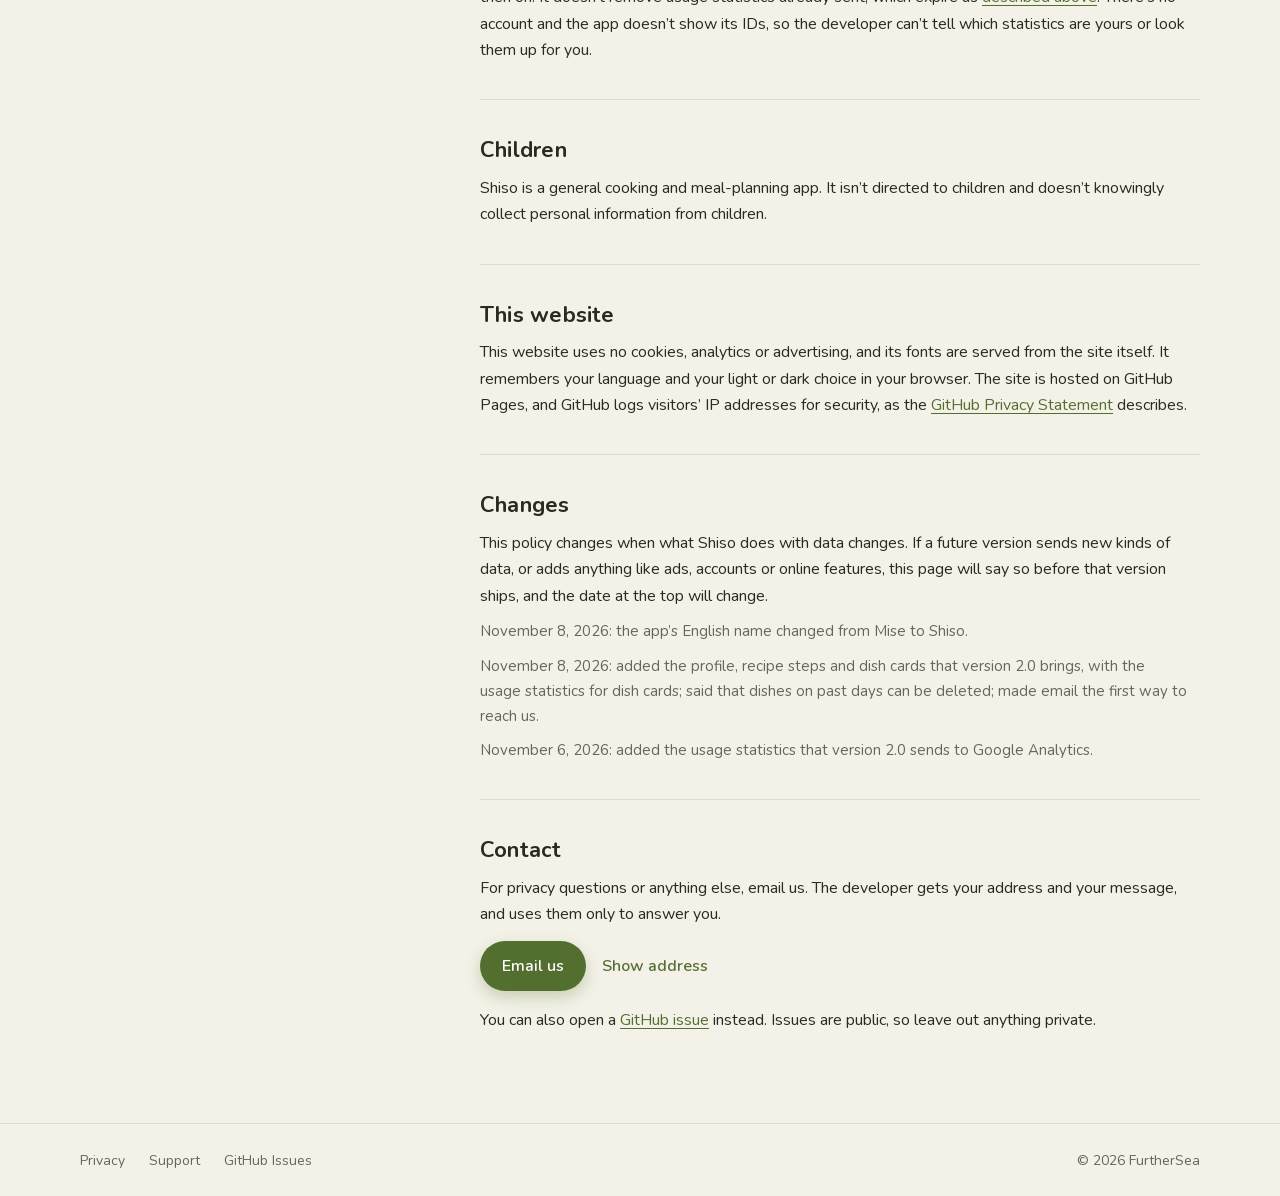
<file: privacy/index.html>
<!doctype html>
<html lang="en">
<head>
<meta charset="utf-8">
<meta name="viewport" content="width=device-width, initial-scale=1">
<title>Privacy Policy · Shiso</title>
<meta name="description" content="What Shiso stores, how iCloud sync works and what usage statistics it sends to Google Analytics.">
<link rel="canonical" href="https://furthersea.org/shiso/privacy/">
<link rel="alternate" hreflang="en" href="https://furthersea.org/shiso/privacy/">
<link rel="alternate" hreflang="zh-Hans" href="https://furthersea.org/shiso/zh/privacy/">
<link rel="alternate" hreflang="x-default" href="https://furthersea.org/shiso/privacy/">
<meta name="theme-color" content="#F4F2E8" media="(prefers-color-scheme: light)">
<meta name="theme-color" content="#13140E" media="(prefers-color-scheme: dark)">
<meta property="og:type" content="article">
<meta property="og:site_name" content="Shiso">
<meta property="og:title" content="Shiso privacy policy">
<meta property="og:description" content="What Shiso stores, how iCloud sync works and what usage statistics it sends to Google Analytics.">
<meta property="og:url" content="https://furthersea.org/shiso/privacy/">
<meta property="og:image" content="https://furthersea.org/shiso/assets/og-en.png">
<meta property="og:locale" content="en_US">
<meta name="twitter:card" content="summary_large_image">
<link rel="icon" href="../assets/icon/favicon-64.png" sizes="64x64" type="image/png">
<link rel="apple-touch-icon" href="../assets/icon/apple-touch-icon.png">
<script>try{if(localStorage.getItem("mise.lang")==="zh")location.replace("../zh/privacy/"+location.hash)}catch(e){}</script>
<script>try{var t=localStorage.getItem("mise.theme");if(t==="light"||t==="dark")document.documentElement.dataset.theme=t}catch(e){}</script>
<link rel="stylesheet" href="../assets/site.css">
<noscript><style>.theme, .mail { display: none; }</style></noscript>
</head>
<body>
<div class="site">

<header class="wrap top">
  <a class="brand" href="../"><img class="app-icon icon-l" src="../assets/icon/icon-256.png" alt="" width="34" height="34" loading="lazy"><img class="app-icon icon-d" src="../assets/icon/icon-dark-256.png" alt="" width="34" height="34" loading="lazy"><span>Shiso</span></a>
  <nav class="nav" aria-label="Main"><a href="../#features">Features</a><a href="./" aria-current="page">Privacy</a><a href="../support/">Support</a></nav>
  <button class="theme" type="button" aria-label="Dark mode" aria-pressed="false" title="Dark mode"><svg class="i moon" viewBox="0 0 24 24" aria-hidden="true"><path d="M20.5 14.2A8.5 8.5 0 0 1 9.8 3.5a8.5 8.5 0 1 0 10.7 10.7Z"/></svg><svg class="i sun" viewBox="0 0 24 24" aria-hidden="true"><circle cx="12" cy="12" r="4"/><path d="M12 3v2M12 19v2M5.6 5.6 7 7M17 17l1.4 1.4M3 12h2M19 12h2M5.6 18.4 7 17M17 7l1.4-1.4"/></svg></button>
  <div class="seg lang" role="group" aria-label="Language"><a class="on" href="./" aria-current="true" data-lang="en">EN</a><a href="../zh/privacy/" lang="zh-Hans" hreflang="zh-Hans" data-lang="zh">中文</a></div>
</header>

<main class="wrap">
<div class="doc-head">
  <span class="eyebrow">Effective November 8, 2026</span>
  <h1>Privacy Policy</h1>
  <p>Shiso (<span lang="zh-Hans">食序</span> in Chinese) is a personal kitchen and meal-planning app. This policy explains what the app stores, how iCloud sync and sharing work, and what usage statistics it sends to Google Analytics. It covers version 2.0 and later. Earlier versions on the App Store send no usage statistics.</p>
</div>
<ul class="short" aria-label="The short version">
  <li><svg class="i" viewBox="0 0 24 24" aria-hidden="true"><path d="M5 12.5l4.5 4.5L19 7.5"/></svg>No account or sign-in</li>
  <li><svg class="i" viewBox="0 0 24 24" aria-hidden="true"><path d="M5 12.5l4.5 4.5L19 7.5"/></svg>Your ingredients, recipes, plans and photos stay on your device and in your own iCloud</li>
  <li><svg class="i" viewBox="0 0 24 24" aria-hidden="true"><path d="M5 12.5l4.5 4.5L19 7.5"/></svg>No server of our own, so the developer can’t see any of them</li>
  <li><svg class="i" viewBox="0 0 24 24" aria-hidden="true"><path d="M5 12.5l4.5 4.5L19 7.5"/></svg>No ads and no cross-app tracking. Usage statistics go to Google Analytics, never your dish names, ingredients or what you type</li>
</ul>

<div class="doc">
<nav class="toc" aria-label="On this page">
  <a href="#stores">What the app stores</a>
  <a href="#icloud">iCloud sync</a>
  <a href="#photos">Dish photos and the camera</a>
  <a href="#profile">Your profile</a>
  <a href="#sharing">Sharing a dish or your list</a>
  <a href="#usage">Usage statistics</a>
  <a href="#tracking">Ads and tracking</a>
  <a href="#diagnostics">Diagnostics from Apple</a>
  <a href="#choices">Your choices</a>
  <a href="#children">Children</a>
  <a href="#website">This website</a>
  <a href="#changes">Changes</a>
  <a href="#contact">Contact</a>
</nav>
<article class="prose">
<section>
  <h2 id="stores">What the app stores</h2>
  <p>Everything in Shiso is something you entered or chose: ingredients with their categories, units, stores and notes; recipes with their ingredients, steps, tags, notes and photos; meal plans and the dishes in them; the name and cuisines in your profile; and your settings. The app adds one thing of its own: usage statistics.</p>
  <table class="where">
    <thead><tr><th scope="col"><span class="vh">Data</span></th><th scope="col">This device</th><th scope="col">Your iCloud</th><th scope="col">Google</th></tr></thead>
    <tbody>
      <tr><td>Ingredients and stores</td><td><svg class="i" viewBox="0 0 24 24" role="img" aria-label="Yes"><path d="M5 12.5l4.5 4.5L19 7.5"/></svg></td><td><svg class="i" viewBox="0 0 24 24" role="img" aria-label="Yes"><path d="M5 12.5l4.5 4.5L19 7.5"/></svg></td><td class="no"><span aria-hidden="true">–</span><span class="vh">No</span></td></tr>
      <tr><td>Recipes, steps, tags and dish photos</td><td><svg class="i" viewBox="0 0 24 24" role="img" aria-label="Yes"><path d="M5 12.5l4.5 4.5L19 7.5"/></svg></td><td><svg class="i" viewBox="0 0 24 24" role="img" aria-label="Yes"><path d="M5 12.5l4.5 4.5L19 7.5"/></svg></td><td class="no"><span aria-hidden="true">–</span><span class="vh">No</span></td></tr>
      <tr><td>Meal plans and dishes</td><td><svg class="i" viewBox="0 0 24 24" role="img" aria-label="Yes"><path d="M5 12.5l4.5 4.5L19 7.5"/></svg></td><td><svg class="i" viewBox="0 0 24 24" role="img" aria-label="Yes"><path d="M5 12.5l4.5 4.5L19 7.5"/></svg></td><td class="no"><span aria-hidden="true">–</span><span class="vh">No</span></td></tr>
      <tr><td>Your profile: name and cuisines</td><td><svg class="i" viewBox="0 0 24 24" role="img" aria-label="Yes"><path d="M5 12.5l4.5 4.5L19 7.5"/></svg></td><td><svg class="i" viewBox="0 0 24 24" role="img" aria-label="Yes"><path d="M5 12.5l4.5 4.5L19 7.5"/></svg></td><td class="no"><span aria-hidden="true">–</span><span class="vh">No</span></td></tr>
      <tr><td>Default plan length, week start and intro status</td><td><svg class="i" viewBox="0 0 24 24" role="img" aria-label="Yes"><path d="M5 12.5l4.5 4.5L19 7.5"/></svg></td><td><svg class="i" viewBox="0 0 24 24" role="img" aria-label="Yes"><path d="M5 12.5l4.5 4.5L19 7.5"/></svg></td><td class="no"><span aria-hidden="true">–</span><span class="vh">No</span></td></tr>
      <tr><td>Shopping list ticks</td><td><svg class="i" viewBox="0 0 24 24" role="img" aria-label="Yes"><path d="M5 12.5l4.5 4.5L19 7.5"/></svg></td><td class="no"><span aria-hidden="true">–</span><span class="vh">No</span></td><td class="no"><span aria-hidden="true">–</span><span class="vh">No</span></td></tr>
      <tr><td>App language, kitchen sort and dish card options</td><td><svg class="i" viewBox="0 0 24 24" role="img" aria-label="Yes"><path d="M5 12.5l4.5 4.5L19 7.5"/></svg></td><td class="no"><span aria-hidden="true">–</span><span class="vh">No</span></td><td class="no"><span aria-hidden="true">–</span><span class="vh">No</span></td></tr>
      <tr><td>First-run guide progress</td><td><svg class="i" viewBox="0 0 24 24" role="img" aria-label="Yes"><path d="M5 12.5l4.5 4.5L19 7.5"/></svg></td><td class="no"><span aria-hidden="true">–</span><span class="vh">No</span></td><td class="no"><span aria-hidden="true">–</span><span class="vh">No</span></td></tr>
      <tr><td>Usage statistics and install IDs</td><td><svg class="i" viewBox="0 0 24 24" role="img" aria-label="Yes"><path d="M5 12.5l4.5 4.5L19 7.5"/></svg></td><td class="no"><span aria-hidden="true">–</span><span class="vh">No</span></td><td><svg class="i" viewBox="0 0 24 24" role="img" aria-label="Yes"><path d="M5 12.5l4.5 4.5L19 7.5"/></svg></td></tr>
    </tbody>
  </table>
  <p class="dim">The iCloud column applies only when iCloud is available for Shiso. The Google column applies only where the app sends usage statistics, as <a href="#usage">Usage statistics</a> explains. Like other app data, what’s on your iPhone can be part of your own device backups.</p>
</section>
<section>
  <h2 id="icloud">iCloud sync</h2>
  <p>If you’re signed in to iCloud, Shiso syncs the data above through Apple’s CloudKit, in the private database of your own iCloud account, so it’s there on your other devices and after a reinstall. It counts toward your iCloud storage.</p>
  <p>The developer can’t read this database, and Shiso runs no cloud service of its own. Apple stores the data under its own terms and <a href="https://www.apple.com/legal/privacy/">privacy policy</a>.</p>
</section>
<section>
  <h2 id="photos">Dish photos and the camera</h2>
  <p>You can add a photo to a recipe. The camera opens only when you tap Take photo, and iOS asks for your permission the first time. Choose photo uses Apple’s photo picker, so Shiso gets only the photo you pick and can’t reach the rest of your library.</p>
  <p>Shiso keeps only the square you crop, at most 600 pixels wide, saved as a new JPEG without the original photo’s location or other metadata. It’s stored with the recipe and syncs like the rest of it.</p>
</section>
<section>
  <h2 id="profile">Your profile</h2>
  <p>Your profile is the name you write and the cuisines you love. You can fill it in after the intro pages or later under Profile in Settings, or leave it empty. It’s stored and synced like the rest of your data, so the developer can’t see it.</p>
  <p>Shiso shows the name and cuisines in your profile, and puts the name on dish cards while Show your name is on. It uses them nowhere else.</p>
</section>
<section>
  <h2 id="sharing">Sharing a dish or your list</h2>
  <p>Share this dish, on a recipe, makes a dish card: a picture of the dish in one of four layouts. A card shows the dish on its plate, with its photo if it has one, and its name, and can show its cooking time and how many times you’ve cooked it. Depending on the layout, it also lists the ingredients and their amounts, or the steps. Its footer names Shiso.</p>
  <p>If your profile has a name, the card puts it before the dish’s name, as in Lin’s Tomato and Egg, unless you turn off Show your name. The card also carries a QR code unless you turn off Show QR code. The code holds only the address of Shiso’s page on the App Store, <a href="https://apps.apple.com/app/id6788616705">https://apps.apple.com/app/id6788616705</a>, and nothing about you or the dish.</p>
  <p>Shiso makes the card on your iPhone and doesn’t upload it anywhere. Share hands it to the iOS share sheet as an image file named after the dish, and it goes only where you send it. Save to Photos adds it to your photo library. iOS asks for your permission the first time, and that permission lets Shiso add photos, not see them. Share list on the shopping page hands the text of your list to the share sheet in the same way. Sharing and saving count in the <a href="#usage">usage statistics</a>, never with the card or what’s on it.</p>
</section>
<section>
  <h2 id="usage">Usage statistics</h2>
  <p>Starting with version 2.0, Shiso uses Google Analytics for Firebase, a Google service, to count how many installs are active each day and month and how often each feature gets used. The developer uses these numbers to decide what to improve, and for nothing else. Google’s SDK is the only third-party SDK in the app.</p>
  <p><b>What the app reports.</b> These actions and nothing else, some with a fixed option or a small number:</p>
  <ul>
    <li>Which tab you open</li>
    <li>Finishing or skipping the intro pages and the first-run guide, and each step of the guide you complete</li>
    <li>Creating a recipe or adding a dish photo</li>
    <li>Adding an ingredient, and whether you did it in Kitchen or while adding ingredients to a recipe</li>
    <li>Starting a plan, and its length in days</li>
    <li>Adding dishes to a meal, with which meal, how many dishes, and whether from the meal picker or Add to plan</li>
    <li>Marking a dish done, ticking a shopping item, tapping Share list and changing how the list is grouped</li>
    <li>Switching to the recipe palette or the calendar’s month view</li>
    <li>Using Spin or starting a search, and on which page</li>
    <li>Picking a layout on Share this dish, and which one</li>
    <li>Tapping Save to Photos on Share this dish, with the layout and whether the card shows the QR code</li>
    <li>Using Share on Share this dish, with the layout, whether the card shows the QR code and where the card went: Instagram, Threads, X, Xiaohongshu, Weibo, WeChat, Messages, Mail, AirDrop, Save Image, Copy or Save to Files; “other” for any other app, without its name; or nowhere, if you close the share sheet</li>
  </ul>
  <p>Google’s SDK also records some things by itself: when the app is first opened, each session and how long the app is on screen, and app and iOS updates. It also records your device model, iOS version, app version, device language, the store the app came from and your approximate location (city, region and country). Google estimates that location from your IP address, and says Google Analytics doesn’t log or store the address itself. Shiso doesn’t use Location Services.</p>
  <p><b>What it never sends.</b> The names of your dishes, ingredients or stores, quantities, notes, steps, photos, dish cards, the name and cuisines in your profile, or anything you type, searches included. Shiso has no account, so there’s no email address or Apple ID to send.</p>
  <p><b>Identifiers.</b> The SDK uses two random IDs made for each install: an App Instance ID and a Firebase Installation ID. Deleting the app resets both. With no accounts, the numbers count installs, not people: two devices count twice.</p>
  <p><b>Who gets it and how long it’s kept.</b> The data goes to Google’s servers, which may be outside your country or region. Google is the only third party that receives it. Google handles it under the Google Analytics terms and <a href="https://policies.google.com/privacy">its privacy policy</a>, which give it the same protection as this policy. <a href="https://policies.google.com/technologies/partner-sites">How Google uses information from sites or apps that use our services</a> explains more. The developer has turned off the settings that would let Google use this data for its own products or add it to its benchmarks.</p>
  <p>The developer sees reports, both totals and activity by install ID, and nothing in them says who you are. Google Analytics is set to delete data tied to an install ID within about 14 months of that install’s last use. Totals in standard reports aren’t affected by that setting and can stay longer.</p>
  <p><b>Where nothing is sent.</b> If your App Store country or region is in the European Economic Area, the UK, Switzerland or mainland China, the app never starts the SDK and sends nothing. The same goes for any launch when the app can’t tell which store it’s on.</p>
  <p><b>Turning it off.</b> The app has no setting to turn this off. To stop it, delete the app.</p>
</section>
<section>
  <h2 id="tracking">Ads and tracking</h2>
  <p>Shiso shows no ads and doesn’t sell your data. It doesn’t track you across other companies’ apps or websites, so it doesn’t show Apple’s App Tracking Transparency prompt. The Google SDK’s advertising features are off: no ad storage, no ad personalization and no registration with Apple’s ad attribution. Shiso doesn’t collect Apple’s advertising identifier (IDFA) or identifier for vendors (IDFV).</p>
</section>
<section>
  <h2 id="diagnostics">Diagnostics from Apple</h2>
  <p>If you’ve chosen to share analytics with app developers in your device’s settings, Apple may provide crash reports and usage statistics through its developer tools. They’re used to fix problems and improve reliability. App Store Connect also shows the developer overall numbers such as downloads and sessions.</p>
  <p>That setting covers only what Apple collects, not the Google Analytics data above. Crash reports come only through Apple.</p>
</section>
<section>
  <h2 id="choices">Your choices</h2>
  <p>You can edit your ingredients, recipes, dishes and profile in the app at any time. You can delete ingredients and recipes, delete a dish on any day, past days included, and cancel a plan that hasn’t ended, which leaves its dishes on their days.</p>
  <p>Two things stay on purpose, so your history holds up. A plan that has ended can’t be canceled, and a recipe used in a past meal is hidden from your library rather than erased.</p>
  <p>To remove everything, open Settings in Shiso and tap Delete all data. It clears your ingredients, recipes, plans and profile from this device and from iCloud, and from your other devices on the same iCloud account. Deleting the app only removes its data from that iPhone, and what’s in iCloud comes back if you install it again. To stop syncing only, turn off iCloud for Shiso in iOS Settings.</p>
  <p>Delete all data also resets the App Instance ID on this device, so the app counts as a new install from then on. It doesn’t remove usage statistics already sent, which expire as <a href="#usage">described above</a>. There’s no account and the app doesn’t show its IDs, so the developer can’t tell which statistics are yours or look them up for you.</p>
</section>
<section>
  <h2 id="children">Children</h2>
  <p>Shiso is a general cooking and meal-planning app. It isn’t directed to children and doesn’t knowingly collect personal information from children.</p>
</section>
<section>
  <h2 id="website">This website</h2>
  <p>This website uses no cookies, analytics or advertising, and its fonts are served from the site itself. It remembers your language and your light or dark choice in your browser. The site is hosted on GitHub Pages, and GitHub logs visitors’ IP addresses for security, as the <a href="https://docs.github.com/en/site-policy/privacy-policies/github-general-privacy-statement">GitHub Privacy Statement</a> describes.</p>
</section>
<section>
  <h2 id="changes">Changes</h2>
  <p>This policy changes when what Shiso does with data changes. If a future version sends new kinds of data, or adds anything like ads, accounts or online features, this page will say so before that version ships, and the date at the top will change.</p>
  <p class="dim">November 8, 2026: the app’s English name changed from Mise to Shiso.</p>
  <p class="dim">November 8, 2026: added the profile, recipe steps and dish cards that version 2.0 brings, with the usage statistics for dish cards; said that dishes on past days can be deleted; made email the first way to reach us.</p>
  <p class="dim">November 6, 2026: added the usage statistics that version 2.0 sends to Google Analytics.</p>
</section>
<section>
  <h2 id="contact">Contact</h2>
  <p>For privacy questions or anything else, email us. The developer gets your address and your message, and uses them only to answer you.</p>
  <div class="acts mail" data-mail="gro.aesrehtruf/oahnuj">
    <a class="btn pri" href="#contact" data-mail-open>Email us</a>
    <button class="more" type="button" data-mail-show>Show address</button>
    <span class="mail-shown" data-mail-shown hidden><span class="mail-text" tabindex="-1" data-mail-text></span><button class="more" type="button" aria-label="Copy address" data-mail-copy>Copy</button><span class="mail-done" role="status" data-mail-status data-done="Copied"></span></span>
  </div>
  <noscript><p>Write to junhao at furthersea dot org.</p></noscript>
  <p>You can also open a <a href="https://github.com/FurtherSea/shiso/issues">GitHub issue</a> instead. Issues are public, so leave out anything private.</p>
</section>
</article>
</div>
</main>

<footer class="foot">
  <div class="wrap">
    <nav aria-label="Footer"><a href="./">Privacy</a><a href="../support/">Support</a><a href="https://github.com/FurtherSea/shiso/issues">GitHub Issues</a></nav>
    <span>© 2026 FurtherSea</span>
  </div>
</footer>

</div>
<script src="../assets/site.js"></script>
</body>
</html>
</file>
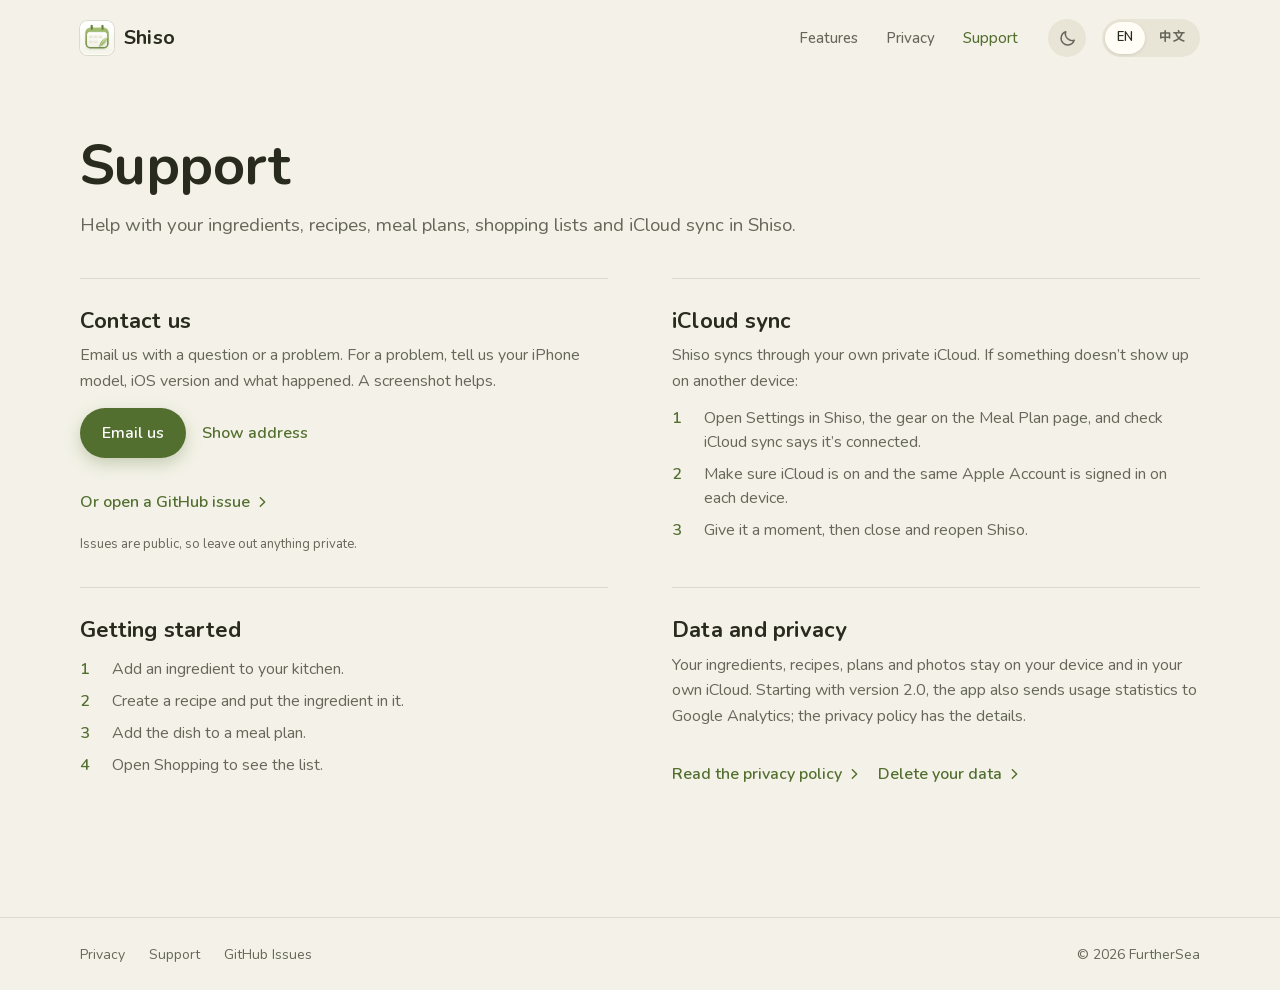
<file: support/index.html>
<!doctype html>
<html lang="en">
<head>
<meta charset="utf-8">
<meta name="viewport" content="width=device-width, initial-scale=1">
<title>Support · Shiso</title>
<meta name="description" content="Help with your ingredients, recipes, meal plans, shopping lists and iCloud sync in Shiso.">
<link rel="canonical" href="https://furthersea.org/shiso/support/">
<link rel="alternate" hreflang="en" href="https://furthersea.org/shiso/support/">
<link rel="alternate" hreflang="zh-Hans" href="https://furthersea.org/shiso/zh/support/">
<link rel="alternate" hreflang="x-default" href="https://furthersea.org/shiso/support/">
<meta name="theme-color" content="#F4F2E8" media="(prefers-color-scheme: light)">
<meta name="theme-color" content="#13140E" media="(prefers-color-scheme: dark)">
<meta property="og:type" content="website">
<meta property="og:site_name" content="Shiso">
<meta property="og:title" content="Shiso support">
<meta property="og:description" content="Help with your ingredients, recipes, meal plans, shopping lists and iCloud sync in Shiso.">
<meta property="og:url" content="https://furthersea.org/shiso/support/">
<meta property="og:image" content="https://furthersea.org/shiso/assets/og-en.png">
<meta property="og:locale" content="en_US">
<meta name="twitter:card" content="summary_large_image">
<link rel="icon" href="../assets/icon/favicon-64.png" sizes="64x64" type="image/png">
<link rel="apple-touch-icon" href="../assets/icon/apple-touch-icon.png">
<script>try{if(localStorage.getItem("mise.lang")==="zh")location.replace("../zh/support/"+location.hash)}catch(e){}</script>
<script>try{var t=localStorage.getItem("mise.theme");if(t==="light"||t==="dark")document.documentElement.dataset.theme=t}catch(e){}</script>
<link rel="stylesheet" href="../assets/site.css">
<noscript><style>.theme, .mail { display: none; }</style></noscript>
</head>
<body>
<div class="site">

<header class="wrap top">
  <a class="brand" href="../"><img class="app-icon icon-l" src="../assets/icon/icon-256.png" alt="" width="34" height="34" loading="lazy"><img class="app-icon icon-d" src="../assets/icon/icon-dark-256.png" alt="" width="34" height="34" loading="lazy"><span>Shiso</span></a>
  <nav class="nav" aria-label="Main"><a href="../#features">Features</a><a href="../privacy/">Privacy</a><a href="./" aria-current="page">Support</a></nav>
  <button class="theme" type="button" aria-label="Dark mode" aria-pressed="false" title="Dark mode"><svg class="i moon" viewBox="0 0 24 24" aria-hidden="true"><path d="M20.5 14.2A8.5 8.5 0 0 1 9.8 3.5a8.5 8.5 0 1 0 10.7 10.7Z"/></svg><svg class="i sun" viewBox="0 0 24 24" aria-hidden="true"><circle cx="12" cy="12" r="4"/><path d="M12 3v2M12 19v2M5.6 5.6 7 7M17 17l1.4 1.4M3 12h2M19 12h2M5.6 18.4 7 17M17 7l1.4-1.4"/></svg></button>
  <div class="seg lang" role="group" aria-label="Language"><a class="on" href="./" aria-current="true" data-lang="en">EN</a><a href="../zh/support/" lang="zh-Hans" hreflang="zh-Hans" data-lang="zh">中文</a></div>
</header>

<main class="wrap">
<div class="doc-head">
  <h1>Support</h1>
  <p>Help with your ingredients, recipes, meal plans, shopping lists and iCloud sync in Shiso.</p>
</div>
<div class="help">
<section id="contact">
  <h2>Contact us</h2>
  <p>Email us with a question or a problem. For a problem, tell us your iPhone model, iOS version and what happened. A screenshot helps.</p>
  <div class="acts mail" data-mail="gro.aesrehtruf/oahnuj">
    <a class="btn pri" href="#contact" data-mail-open>Email us</a>
    <button class="more" type="button" data-mail-show>Show address</button>
    <span class="mail-shown" data-mail-shown hidden><span class="mail-text" tabindex="-1" data-mail-text></span><button class="more" type="button" aria-label="Copy address" data-mail-copy>Copy</button><span class="mail-done" role="status" data-mail-status data-done="Copied"></span></span>
  </div>
  <noscript><p>Write to junhao at furthersea dot org.</p></noscript>
  <div class="acts"><a class="more" href="https://github.com/FurtherSea/shiso/issues">Or open a GitHub issue<svg class="i" viewBox="0 0 24 24" aria-hidden="true"><path d="M9.5 5.5 16 12l-6.5 6.5"/></svg></a></div>
  <p class="fine">Issues are public, so leave out anything private.</p>
</section>
<section>
  <h2>iCloud sync</h2>
  <p>Shiso syncs through your own private iCloud. If something doesn’t show up on another device:</p>
  <ol class="steps">
    <li><span class="n">1</span><span>Open Settings in Shiso, the gear on the Meal Plan page, and check iCloud sync says it’s connected.</span></li>
    <li><span class="n">2</span><span>Make sure iCloud is on and the same Apple Account is signed in on each device.</span></li>
    <li><span class="n">3</span><span>Give it a moment, then close and reopen Shiso.</span></li>
  </ol>
</section>
<section>
  <h2>Getting started</h2>
  <ol class="steps">
    <li><span class="n">1</span><span>Add an ingredient to your kitchen.</span></li>
    <li><span class="n">2</span><span>Create a recipe and put the ingredient in it.</span></li>
    <li><span class="n">3</span><span>Add the dish to a meal plan.</span></li>
    <li><span class="n">4</span><span>Open Shopping to see the list.</span></li>
  </ol>
</section>
<section>
  <h2>Data and privacy</h2>
  <p>Your ingredients, recipes, plans and photos stay on your device and in your own iCloud. Starting with version 2.0, the app also sends usage statistics to Google Analytics; the privacy policy has the details.</p>
  <div class="acts">
    <a class="more" href="../privacy/">Read the privacy policy<svg class="i" viewBox="0 0 24 24" aria-hidden="true"><path d="M9.5 5.5 16 12l-6.5 6.5"/></svg></a>
    <a class="more" href="../privacy/#choices">Delete your data<svg class="i" viewBox="0 0 24 24" aria-hidden="true"><path d="M9.5 5.5 16 12l-6.5 6.5"/></svg></a>
  </div>
</section>
</div>
</main>

<footer class="foot">
  <div class="wrap">
    <nav aria-label="Footer"><a href="../privacy/">Privacy</a><a href="./">Support</a><a href="https://github.com/FurtherSea/shiso/issues">GitHub Issues</a></nav>
    <span>© 2026 FurtherSea</span>
  </div>
</footer>

</div>
<script src="../assets/site.js"></script>
</body>
</html>
</file>
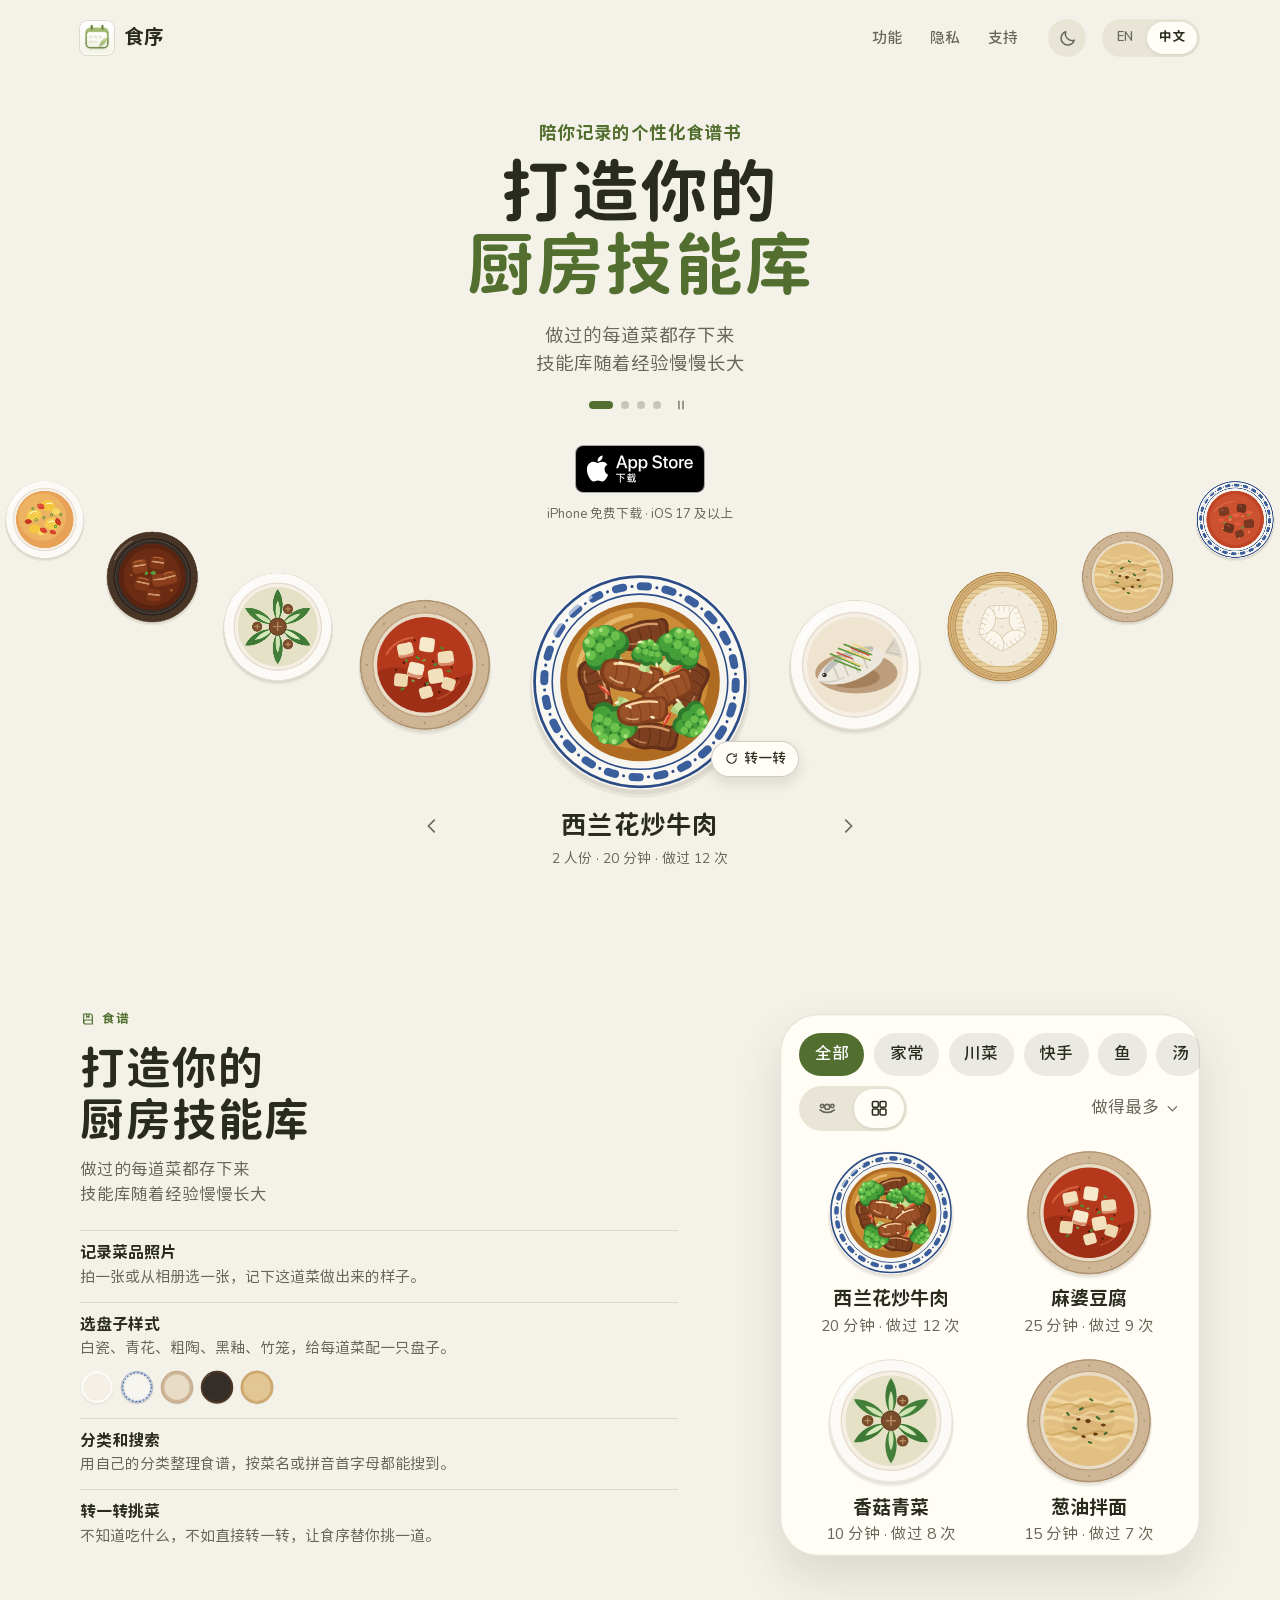
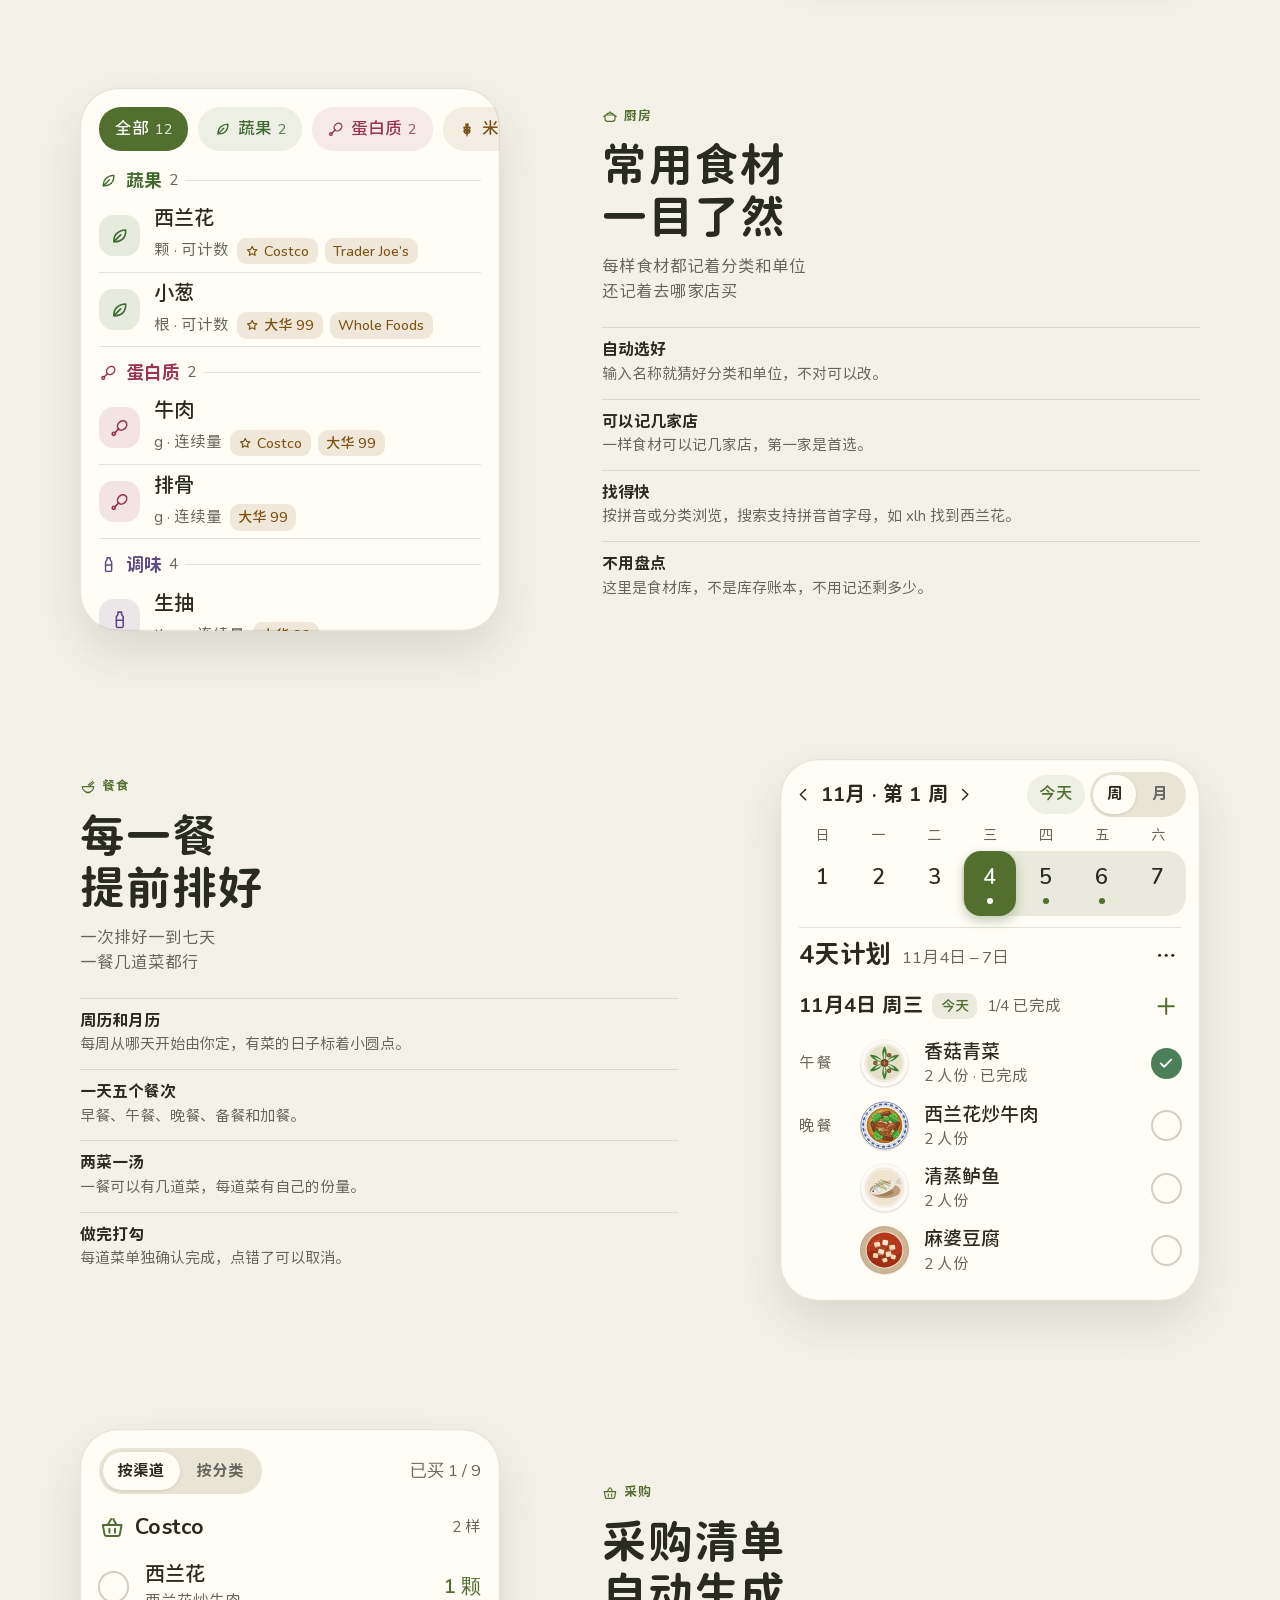
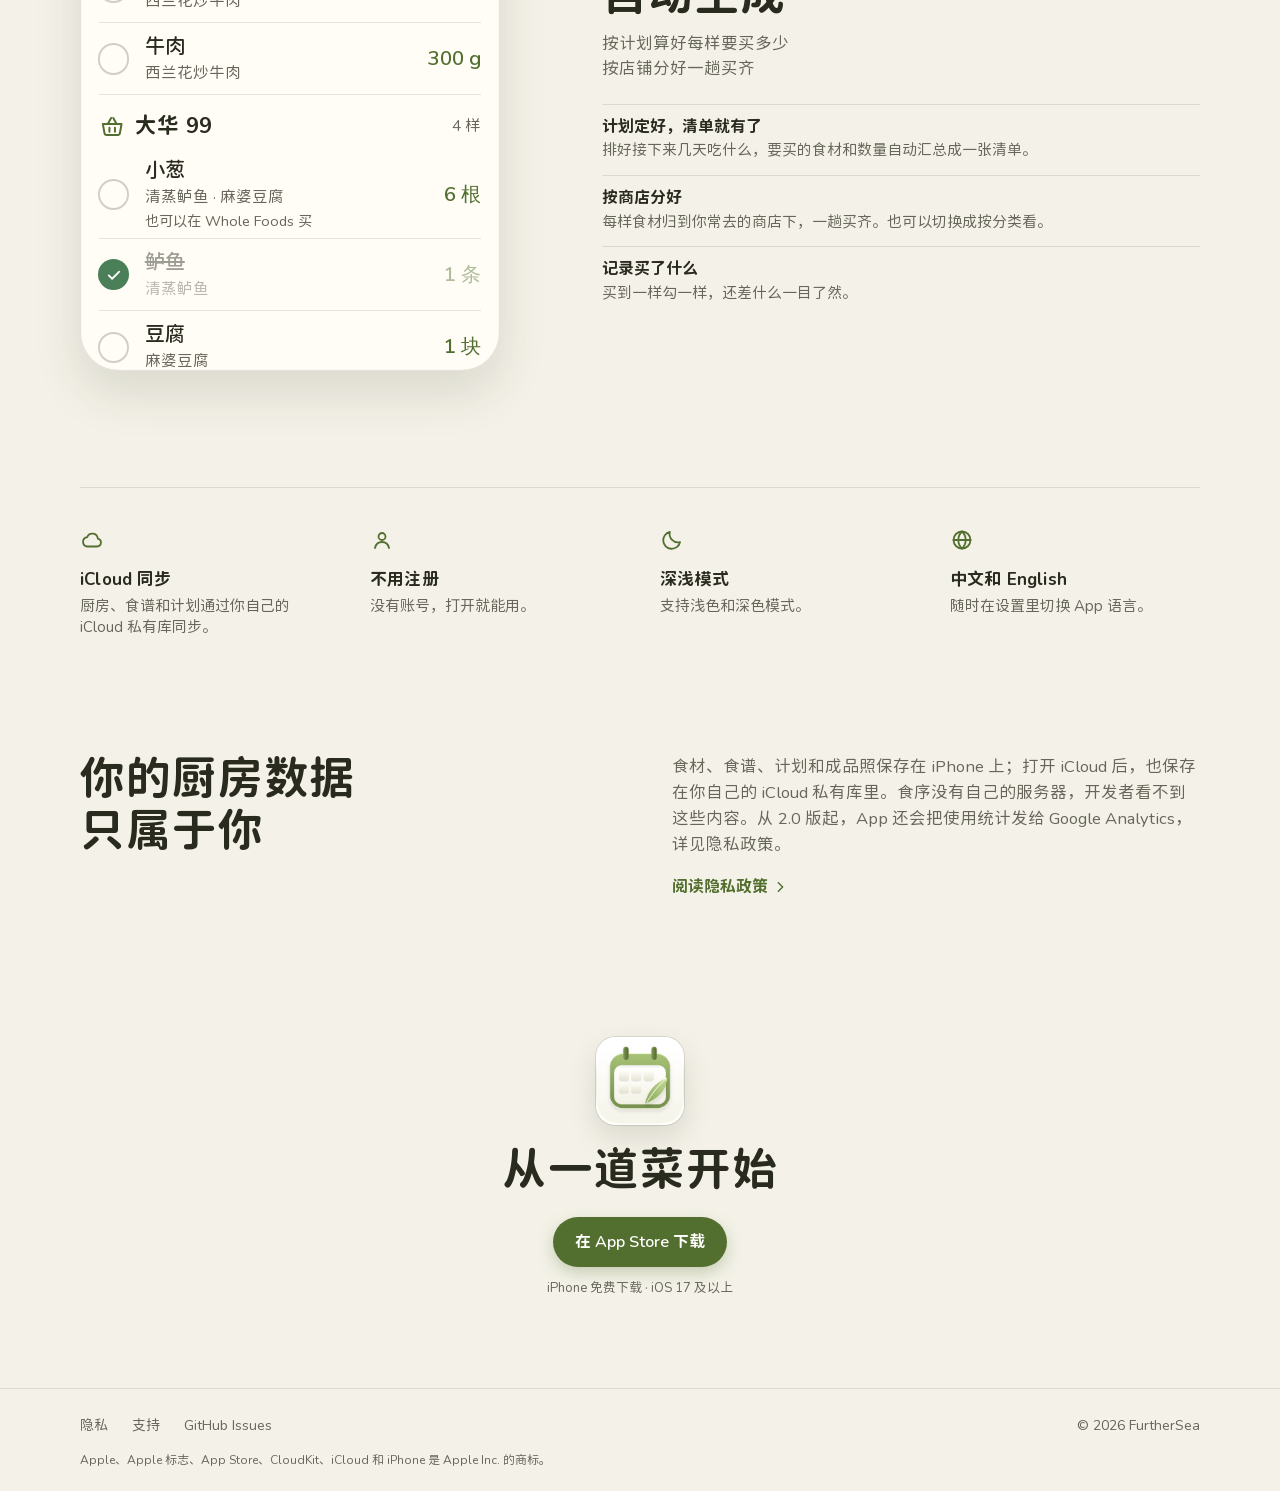
<file: zh/index.html>
<!doctype html>
<html lang="zh-Hans">
<head>
<meta charset="utf-8">
<meta name="viewport" content="width=device-width, initial-scale=1">
<title>食序：iPhone 上的厨房和餐食计划</title>
<meta name="description" content="把拿手菜排进接下来几天，要买多少清单已经算好。iPhone 免费下载。">
<link rel="canonical" href="https://furthersea.org/shiso/zh/">
<link rel="alternate" hreflang="en" href="https://furthersea.org/shiso/">
<link rel="alternate" hreflang="zh-Hans" href="https://furthersea.org/shiso/zh/">
<link rel="alternate" hreflang="x-default" href="https://furthersea.org/shiso/">
<meta name="theme-color" content="#F4F2E8" media="(prefers-color-scheme: light)">
<meta name="theme-color" content="#13140E" media="(prefers-color-scheme: dark)">
<meta property="og:type" content="website">
<meta property="og:site_name" content="食序">
<meta property="og:title" content="食序：陪你记录的个性化食谱书">
<meta property="og:description" content="把拿手菜排进接下来几天，要买多少清单已经算好。">
<meta property="og:url" content="https://furthersea.org/shiso/zh/">
<meta property="og:image" content="https://furthersea.org/shiso/assets/og-zh.png">
<meta property="og:locale" content="zh_CN">
<meta name="twitter:card" content="summary_large_image">
<link rel="icon" href="../assets/icon/favicon-64.png" sizes="64x64" type="image/png">
<link rel="apple-touch-icon" href="../assets/icon/apple-touch-icon.png">
<script>try{var t=localStorage.getItem("mise.theme");if(t==="light"||t==="dark")document.documentElement.dataset.theme=t}catch(e){}</script>
<link rel="stylesheet" href="../assets/site.css">
<noscript><style>.theme { display: none; }</style></noscript>
<noscript><style>.spin,.dish .ib,.rot-ctl{visibility:hidden}</style></noscript>
</head>
<body>
<div class="site zh">

<header class="wrap top">
  <a class="brand" href="./"><img class="app-icon icon-l" src="../assets/icon/icon-256.png" alt="" width="34" height="34" loading="lazy"><img class="app-icon icon-d" src="../assets/icon/icon-dark-256.png" alt="" width="34" height="34" loading="lazy"><span>食序</span></a>
  <nav class="nav" aria-label="主导航"><a href="#features">功能</a><a href="privacy/">隐私</a><a href="support/">支持</a></nav>
  <button class="theme" type="button" aria-label="深色模式" aria-pressed="false" title="深色模式"><svg class="i moon" viewBox="0 0 24 24" aria-hidden="true"><path d="M20.5 14.2A8.5 8.5 0 0 1 9.8 3.5a8.5 8.5 0 1 0 10.7 10.7Z"/></svg><svg class="i sun" viewBox="0 0 24 24" aria-hidden="true"><circle cx="12" cy="12" r="4"/><path d="M12 3v2M12 19v2M5.6 5.6 7 7M17 17l1.4 1.4M3 12h2M19 12h2M5.6 18.4 7 17M17 7l1.4-1.4"/></svg></button>
  <div class="seg lang" role="group" aria-label="语言"><a href="../" lang="en" hreflang="en" data-lang="en">EN</a><a class="on" href="./" aria-current="true" data-lang="zh">中文</a></div>
</header>

<main>

<section class="hero">
  <div class="wrap">
    <div class="hero-text" data-rot="1">
      <h1>陪你记录的个性化食谱书</h1>
      <div class="rot">
        <p class="hero-title on" data-turn="0">打造你的<br><em>厨房技能库</em></p>
        <p class="hero-title" data-turn="1">常用食材<br><em>一目了然</em></p>
        <p class="hero-title" data-turn="2">排好每一餐<br><em>清单自动生成</em></p>
        <p class="hero-title" data-turn="3">把拿手菜<br><em>分享出去</em></p>
      </div>
      <div class="rot">
        <p class="lede on" data-turn="0">做过的每道菜都存下来<br>技能库随着经验慢慢长大</p>
        <p class="lede" data-turn="1">每样食材都记着分类和单位<br>还记着去哪家店买</p>
        <p class="lede" data-turn="2">把拿手菜排进接下来几天<br>要买多少清单已经算好</p>
        <p class="lede" data-turn="3">把拿手菜做成一张图<br>分享给想吃的人</p>
      </div>
      <div class="rot-ctl" role="group" aria-label="切换功能介绍"><button class="rot-dot on" type="button" data-pick="0" aria-label="食谱库" aria-current="true"></button><button class="rot-dot" type="button" data-pick="1" aria-label="厨房"></button><button class="rot-dot" type="button" data-pick="2" aria-label="计划"></button><button class="rot-dot" type="button" data-pick="3" aria-label="分享"></button><button class="rot-pause" type="button" data-pause="暂停切换" data-play="继续切换" aria-label="暂停切换"><svg class="i pause" viewBox="0 0 24 24" aria-hidden="true"><path d="M8.5 5.5v13M15.5 5.5v13"/></svg><svg class="i play" viewBox="0 0 24 24" aria-hidden="true"><path d="M8 5.5l10 6.5-10 6.5z"/></svg></button></div>
    </div>
    <div class="get">
      <a class="store" href="https://apps.apple.com/app/id6788616705"><img src="../assets/badges/app-store-zh.svg" alt="在 App Store 下载" width="131" height="48"></a>
      <span class="fine">iPhone 免费下载 · iOS 17 及以上</span>
    </div>
  </div>
  <div class="stage">
    <div class="arc" aria-hidden="true">
      <button class="p s0" type="button" tabindex="-1" data-name="西兰花炒牛肉" data-meta="2 人份 · 20 分钟 · 做过 12 次"><img src="../assets/plates/qinghua-beef.svg" alt="" width="296" height="302" draggable="false"></button>
      <button class="p r1" type="button" tabindex="-1" data-name="清蒸鲈鱼" data-meta="3 人份 · 20 分钟 · 做过 5 次"><img src="../assets/plates/baici-fish.svg" alt="" width="296" height="302" draggable="false"></button>
      <button class="p r2" type="button" tabindex="-1" data-name="猪肉白菜饺子" data-meta="4 人份 · 60 分钟 · 做过 3 次"><img src="../assets/plates/zhenglong-dumpling.svg" alt="" width="296" height="302" draggable="false"></button>
      <button class="p r3" type="button" tabindex="-1" data-name="葱油拌面" data-meta="1 人份 · 15 分钟 · 做过 7 次"><img src="../assets/plates/cutao-noodle.svg" alt="" width="296" height="302" draggable="false"></button>
      <button class="p r4" type="button" tabindex="-1" data-name="番茄牛腩" data-meta="3 人份 · 120 分钟 · 做过 4 次"><img src="../assets/plates/qinghua-soup.svg" alt="" width="296" height="302" draggable="false"></button>
      <button class="p out" type="button" tabindex="-1" data-name="蒜蓉西兰花" data-meta="2 人份 · 10 分钟 · 做过 5 次"><img src="../assets/plates/baici-broccoli.svg" alt="" width="296" height="302" draggable="false"></button>
      <button class="p l4" type="button" tabindex="-1" data-name="番茄炒蛋" data-meta="2 人份 · 15 分钟 · 做过 6 次"><img src="../assets/plates/baici-tomato.svg" alt="" width="296" height="302" draggable="false"></button>
      <button class="p l3" type="button" tabindex="-1" data-name="红烧肉" data-meta="4 人份 · 90 分钟 · 做过 2 次"><img src="../assets/plates/heiyou-pork.svg" alt="" width="296" height="302" draggable="false"></button>
      <button class="p l2" type="button" tabindex="-1" data-name="香菇青菜" data-meta="2 人份 · 10 分钟 · 做过 8 次"><img src="../assets/plates/baici-greens.svg" alt="" width="296" height="302" draggable="false"></button>
      <button class="p l1" type="button" tabindex="-1" data-name="麻婆豆腐" data-meta="3 人份 · 25 分钟 · 做过 9 次"><img src="../assets/plates/cutao-mapo.svg" alt="" width="296" height="302" draggable="false"></button>
    </div>
    <button class="chip spin" type="button" data-spin><svg class="i" viewBox="0 0 24 24" aria-hidden="true"><path d="M19.5 12a7.5 7.5 0 1 1-2.2-5.3"/><path d="M19.5 4.5v4.2h-4.2"/></svg>转一转</button>
  </div>
  <div class="dish">
    <button class="ib" type="button" aria-label="上一道" data-go="-1"><svg class="i" viewBox="0 0 24 24" aria-hidden="true"><path d="M14.5 5.5 8 12l6.5 6.5"/></svg></button>
    <p class="dish-name" aria-live="polite">西兰花炒牛肉</p>
    <button class="ib" type="button" aria-label="下一道" data-go="1"><svg class="i" viewBox="0 0 24 24" aria-hidden="true"><path d="M9.5 5.5 16 12l-6.5 6.5"/></svg></button>
  </div>
  <p class="dish-meta">2 人份 · 20 分钟 · 做过 12 次</p>
</section>

<div class="wrap feats" id="features">

<section id="recipes" class="feat">
  <div class="feat-text">
    <span class="eyebrow"><svg class="i sm" viewBox="0 0 24 24" aria-hidden="true"><path d="M5.5 4.5h10a3 3 0 0 1 3 3v12h-10a3 3 0 0 1-3-3z"/><path d="M5.5 16.5a3 3 0 0 1 3-3h10"/><path d="M10 4.5v5l1.8-1.2 1.7 1.2v-5"/></svg>食谱</span>
    <h2>打造你的<br>厨房技能库</h2>
    <p class="sub">做过的每道菜都存下来<br>技能库随着经验慢慢长大</p>
    <ul class="notes">
      <li><b>记录菜品照片</b><span>拍一张或从相册选一张，记下这道菜做出来的样子。</span></li>
      <li><b>选盘子样式</b><span>白瓷、青花、粗陶、黑釉、竹笼，给每道菜配一只盘子。</span><div class="mini" aria-hidden="true"><img src="../assets/plates/baici.svg" alt="" width="34" height="35" loading="lazy"><img src="../assets/plates/qinghua.svg" alt="" width="34" height="35" loading="lazy"><img src="../assets/plates/cutao.svg" alt="" width="34" height="35" loading="lazy"><img src="../assets/plates/heiyou.svg" alt="" width="34" height="35" loading="lazy"><img src="../assets/plates/zhenglong.svg" alt="" width="34" height="35" loading="lazy"></div></li>
      <li><b>分类和搜索</b><span>用自己的分类整理食谱，按菜名或拼音首字母都能搜到。</span></li>
      <li><b>转一转挑菜</b><span>不知道吃什么，不如直接转一转，让食序替你挑一道。</span></li>
    </ul>
  </div>
  <div class="panel" role="img" aria-label="食谱库的网格，一只只盘子按做得最多排">
    <div class="chips"><span class="chip on c-pri">全部</span><span class="chip">家常</span><span class="chip">川菜</span><span class="chip">快手</span><span class="chip">鱼</span><span class="chip">汤</span></div>
    <div class="bar">
      <span class="seg"><span><svg class="i" viewBox="0 0 24 24"><path d="M3.5 14c4.6 4.2 12.4 4.2 17 0"/><circle cx="6" cy="9.5" r="2"/><circle cx="12" cy="10.5" r="3"/><circle cx="18" cy="9.5" r="2"/></svg></span><span class="on"><svg class="i" viewBox="0 0 24 24"><rect x="4" y="4" width="7" height="7" rx="1.5"/><rect x="13" y="4" width="7" height="7" rx="1.5"/><rect x="4" y="13" width="7" height="7" rx="1.5"/><rect x="13" y="13" width="7" height="7" rx="1.5"/></svg></span></span>
      <span class="sort">做得最多<svg class="i" viewBox="0 0 24 24"><path d="M6 9.5l6 6 6-6"/></svg></span>
    </div>
    <div class="grid">
      <div><img src="../assets/plates/qinghua-beef.svg" alt="" width="108" height="110" loading="lazy"><b>西兰花炒牛肉</b><span>20 分钟 · 做过 12 次</span></div>
      <div><img src="../assets/plates/cutao-mapo.svg" alt="" width="108" height="110" loading="lazy"><b>麻婆豆腐</b><span>25 分钟 · 做过 9 次</span></div>
      <div><img src="../assets/plates/baici-greens.svg" alt="" width="108" height="110" loading="lazy"><b>香菇青菜</b><span>10 分钟 · 做过 8 次</span></div>
      <div><img src="../assets/plates/cutao-noodle.svg" alt="" width="108" height="110" loading="lazy"><b>葱油拌面</b><span>15 分钟 · 做过 7 次</span></div>
    </div>
  </div>
</section>

<section id="kitchen" class="feat flip">
  <div class="feat-text">
    <span class="eyebrow"><svg class="i sm" viewBox="0 0 24 24" aria-hidden="true"><path d="M4.5 10.5h15V16a4 4 0 0 1-4 4h-7a4 4 0 0 1-4-4z"/><path d="M2.5 12.5h2M19.5 12.5h2"/><path d="M7 10.5a5 3.2 0 0 1 10 0"/><path d="M12 5.6v1.7"/></svg>厨房</span>
    <h2>常用食材<br>一目了然</h2>
    <p class="sub">每样食材都记着分类和单位<br>还记着去哪家店买</p>
    <ul class="notes">
      <li><b>自动选好</b><span>输入名称就猜好分类和单位，不对可以改。</span></li>
      <li><b>可以记几家店</b><span>一样食材可以记几家店，第一家是首选。</span></li>
      <li><b>找得快</b><span>按拼音或分类浏览，搜索支持拼音首字母，如 xlh 找到西兰花。</span></li>
      <li><b>不用盘点</b><span>这里是食材库，不是库存账本，不用记还剩多少。</span></li>
    </ul>
  </div>
  <div class="panel" role="img" aria-label="厨房的食材库，按分类排好，每样带单位和采购渠道">
    <div class="chips">
      <span class="chip on c-pri">全部 <span class="n">12</span></span>
      <span class="chip c-produce"><svg class="i" viewBox="0 0 24 24"><path d="M5.5 18.5c-.5-7.5 4.5-12.5 13-13 .5 8.5-4.5 13.5-13 13z"/><path d="M5.5 18.5 13 11"/></svg>蔬果 <span class="n">2</span></span>
      <span class="chip c-protein"><svg class="i" viewBox="0 0 24 24"><ellipse cx="14.6" cy="9.4" rx="5.6" ry="4.6" transform="rotate(-45 14.6 9.4)"/><path d="M10.8 13.2 6.4 17.6"/><circle cx="5.3" cy="18.7" r="1.7"/></svg>蛋白质 <span class="n">2</span></span>
      <span class="chip c-pantry"><svg class="i" viewBox="0 0 24 24"><path d="M12 21V9.5"/><path d="M12 13.5c-2.4 0-4-1.5-4-4 2.4 0 4 1.5 4 4zM12 13.5c2.4 0 4-1.5 4-4-2.4 0-4 1.5-4 4zM12 18c-2.4 0-4-1.5-4-4 2.4 0 4 1.5 4 4zM12 18c2.4 0 4-1.5 4-4-2.4 0-4 1.5-4 4zM12 9.5c-1.4-1-1.9-2.6-1.3-4.5 1.4 1 1.9 2.6 1.3 4.5zM12 9.5c1.4-1 1.9-2.6 1.3-4.5-1.4 1-1.9 2.6-1.3 4.5z"/></svg>米面干货 <span class="n">3</span></span>
    </div>
    <div class="list">
      <div class="sec c-produce"><svg class="i sm" viewBox="0 0 24 24"><path d="M5.5 18.5c-.5-7.5 4.5-12.5 13-13 .5 8.5-4.5 13.5-13 13z"/><path d="M5.5 18.5 13 11"/></svg><b>蔬果</b><span class="num">2</span></div>
      <div class="row"><span class="cat-ic c-produce"><svg class="i" viewBox="0 0 24 24"><path d="M5.5 18.5c-.5-7.5 4.5-12.5 13-13 .5 8.5-4.5 13.5-13 13z"/><path d="M5.5 18.5 13 11"/></svg></span><span class="row-text"><b>西兰花</b><span class="row-meta"><span>颗 · 可计数</span><span class="badge c-warn"><svg class="i" viewBox="0 0 24 24"><path d="M12 4l2.4 4.9 5.4.8-3.9 3.8.9 5.4L12 16.4l-4.8 2.5.9-5.4-3.9-3.8 5.4-.8z"/></svg>Costco</span><span class="badge c-warn">Trader Joe’s</span></span></span></div>
      <div class="row"><span class="cat-ic c-produce"><svg class="i" viewBox="0 0 24 24"><path d="M5.5 18.5c-.5-7.5 4.5-12.5 13-13 .5 8.5-4.5 13.5-13 13z"/><path d="M5.5 18.5 13 11"/></svg></span><span class="row-text"><b>小葱</b><span class="row-meta"><span>根 · 可计数</span><span class="badge c-warn"><svg class="i" viewBox="0 0 24 24"><path d="M12 4l2.4 4.9 5.4.8-3.9 3.8.9 5.4L12 16.4l-4.8 2.5.9-5.4-3.9-3.8 5.4-.8z"/></svg>大华 99</span><span class="badge c-warn">Whole Foods</span></span></span></div>
      <div class="sec c-protein"><svg class="i sm" viewBox="0 0 24 24"><ellipse cx="14.6" cy="9.4" rx="5.6" ry="4.6" transform="rotate(-45 14.6 9.4)"/><path d="M10.8 13.2 6.4 17.6"/><circle cx="5.3" cy="18.7" r="1.7"/></svg><b>蛋白质</b><span class="num">2</span></div>
      <div class="row"><span class="cat-ic c-protein"><svg class="i" viewBox="0 0 24 24"><ellipse cx="14.6" cy="9.4" rx="5.6" ry="4.6" transform="rotate(-45 14.6 9.4)"/><path d="M10.8 13.2 6.4 17.6"/><circle cx="5.3" cy="18.7" r="1.7"/></svg></span><span class="row-text"><b>牛肉</b><span class="row-meta"><span>g · 连续量</span><span class="badge c-warn"><svg class="i" viewBox="0 0 24 24"><path d="M12 4l2.4 4.9 5.4.8-3.9 3.8.9 5.4L12 16.4l-4.8 2.5.9-5.4-3.9-3.8 5.4-.8z"/></svg>Costco</span><span class="badge c-warn">大华 99</span></span></span></div>
      <div class="row"><span class="cat-ic c-protein"><svg class="i" viewBox="0 0 24 24"><ellipse cx="14.6" cy="9.4" rx="5.6" ry="4.6" transform="rotate(-45 14.6 9.4)"/><path d="M10.8 13.2 6.4 17.6"/><circle cx="5.3" cy="18.7" r="1.7"/></svg></span><span class="row-text"><b>排骨</b><span class="row-meta"><span>g · 连续量</span><span class="badge c-warn">大华 99</span></span></span></div>
      <div class="sec c-season"><svg class="i sm" viewBox="0 0 24 24"><path d="M10 3.5h4V6l1.8 2.6V19a1.5 1.5 0 0 1-1.5 1.5H9.7A1.5 1.5 0 0 1 8.2 19V8.6L10 6z"/><path d="M8.2 12.5h7.6"/></svg><b>调味</b><span class="num">4</span></div>
      <div class="row"><span class="cat-ic c-season"><svg class="i" viewBox="0 0 24 24"><path d="M10 3.5h4V6l1.8 2.6V19a1.5 1.5 0 0 1-1.5 1.5H9.7A1.5 1.5 0 0 1 8.2 19V8.6L10 6z"/><path d="M8.2 12.5h7.6"/></svg></span><span class="row-text"><b>生抽</b><span class="row-meta"><span>tbsp · 连续量</span><span class="badge c-warn">大华 99</span></span></span></div>
    </div>
  </div>
</section>

<section id="meals" class="feat">
  <div class="feat-text">
    <span class="eyebrow"><svg class="i sm" viewBox="0 0 24 24" aria-hidden="true"><path d="M3.5 11.5h17a8.5 8.5 0 0 1-17 0z"/><path d="M9.5 20.5h5"/><path d="M12.5 9 19 3.5M15 10l5.5-4.5"/></svg>餐食</span>
    <h2>每一餐<br>提前排好</h2>
    <p class="sub">一次排好一到七天<br>一餐几道菜都行</p>
    <ul class="notes">
      <li><b>周历和月历</b><span>每周从哪天开始由你定，有菜的日子标着小圆点。</span></li>
      <li><b>一天五个餐次</b><span>早餐、午餐、晚餐、备餐和加餐。</span></li>
      <li><b>两菜一汤</b><span>一餐可以有几道菜，每道菜有自己的份量。</span></li>
      <li><b>做完打勾</b><span>每道菜单独确认完成，点错了可以取消。</span></li>
    </ul>
  </div>
  <div class="panel" role="img" aria-label="周日历上的 4 天计划，下面是今天午餐和晚餐的几道菜">
    <div class="cal">
      <div class="cal-head">
        <div class="cal-title"><span class="ib"><svg class="i sm" viewBox="0 0 24 24"><path d="M14.5 5.5 8 12l6.5 6.5"/></svg></span>11月 · 第 1 周<span class="ib"><svg class="i sm" viewBox="0 0 24 24"><path d="M9.5 5.5 16 12l-6.5 6.5"/></svg></span></div>
        <div class="cal-ctl"><span class="chip c-pri">今天</span><span class="seg"><span class="on">周</span><span>月</span></span></div>
      </div>
      <div class="wd"><span>日</span><span>一</span><span>二</span><span>三</span><span>四</span><span>五</span><span>六</span></div>
      <div class="week"><i class="range"></i><span class="day">1<i class="dot off"></i></span><span class="day">2<i class="dot off"></i></span><span class="day">3<i class="dot off"></i></span><span class="day sel">4<i class="dot"></i></span><span class="day">5<i class="dot"></i></span><span class="day">6<i class="dot"></i></span><span class="day">7<i class="dot off"></i></span></div>
    </div>
    <div class="rule"></div>
    <div class="plan"><span class="plan-title"><b>4天计划</b><span>11月4日 – 7日</span></span><span class="ib"><svg class="i" viewBox="0 0 24 24"><circle cx="6" cy="12" r="1.4" fill="currentColor" stroke="none"/><circle cx="12" cy="12" r="1.4" fill="currentColor" stroke="none"/><circle cx="18" cy="12" r="1.4" fill="currentColor" stroke="none"/></svg></span></div>
    <div class="today">
      <div class="today-head"><div class="today-title"><b>11月4日 周三</b><span class="badge c-pri">今天</span><span class="muted">1/4 已完成</span></div><span class="ib"><svg class="i" viewBox="0 0 24 24"><path d="M12 5v14M5 12h14"/></svg></span></div>
      <div class="slot"><span>午餐</span><div class="dishes">
        <div class="plated"><img src="../assets/plates/baici-greens.svg" alt="" width="42" height="43" loading="lazy"><div><b>香菇青菜</b><span class="serv">2 人份 · 已完成</span></div><span class="chk on"><span><svg class="i" viewBox="0 0 24 24"><path d="M5 12.5l4.5 4.5L19 7.5"/></svg></span></span></div>
      </div></div>
      <div class="slot"><span>晚餐</span><div class="dishes">
        <div class="plated"><img src="../assets/plates/qinghua-beef.svg" alt="" width="42" height="43" loading="lazy"><div><b>西兰花炒牛肉</b><span class="serv">2 人份</span></div><span class="chk"><span><svg class="i" viewBox="0 0 24 24"><path d="M5 12.5l4.5 4.5L19 7.5"/></svg></span></span></div>
        <div class="plated"><img src="../assets/plates/baici-fish.svg" alt="" width="42" height="43" loading="lazy"><div><b>清蒸鲈鱼</b><span class="serv">2 人份</span></div><span class="chk"><span><svg class="i" viewBox="0 0 24 24"><path d="M5 12.5l4.5 4.5L19 7.5"/></svg></span></span></div>
        <div class="plated"><img src="../assets/plates/cutao-mapo.svg" alt="" width="42" height="43" loading="lazy"><div><b>麻婆豆腐</b><span class="serv">2 人份</span></div><span class="chk"><span><svg class="i" viewBox="0 0 24 24"><path d="M5 12.5l4.5 4.5L19 7.5"/></svg></span></span></div>
      </div></div>
    </div>
  </div>
</section>

<section id="shopping" class="feat flip">
  <div class="feat-text">
    <span class="eyebrow"><svg class="i sm" viewBox="0 0 24 24" aria-hidden="true"><path d="M3.5 10h17l-1.5 8.3a2 2 0 0 1-2 1.7H7a2 2 0 0 1-2-1.7z"/><path d="M8 10l3-5.5M16 10l-3-5.5"/><path d="M9.5 13.5v3.5M14.5 13.5v3.5"/></svg>采购</span>
    <h2>采购清单<br>自动生成</h2>
    <p class="sub">按计划算好每样要买多少<br>按店铺分好一趟买齐</p>
    <ul class="notes">
      <li><b>计划定好，清单就有了</b><span>排好接下来几天吃什么，要买的食材和数量自动汇总成一张清单。</span></li>
      <li><b>按商店分好</b><span>每样食材归到你常去的商店下，一趟买齐。也可以切换成按分类看。</span></li>
      <li><b>记录买了什么</b><span>买到一样勾一样，还差什么一目了然。</span></li>
    </ul>
  </div>
  <div class="panel" role="img" aria-label="采购清单按渠道分组，有一样已经买好">
    <div class="bar"><span class="seg"><span class="on">按渠道</span><span>按分类</span></span><span class="num count">已买 1 / 9</span></div>
    <div class="buy">
      <div class="buy-group">
        <div class="buy-head"><svg class="i" viewBox="0 0 24 24"><path d="M3.5 10h17l-1.5 8.3a2 2 0 0 1-2 1.7H7a2 2 0 0 1-2-1.7z"/><path d="M8 10l3-5.5M16 10l-3-5.5"/><path d="M9.5 13.5v3.5M14.5 13.5v3.5"/></svg><b>Costco</b><span class="muted">2 样</span></div>
        <div class="item"><span class="chk"><span><svg class="i" viewBox="0 0 24 24"><path d="M5 12.5l4.5 4.5L19 7.5"/></svg></span></span><div class="item-text"><b>西兰花</b><span>西兰花炒牛肉</span></div><span class="num qty">1 颗</span></div>
        <div class="item"><span class="chk"><span><svg class="i" viewBox="0 0 24 24"><path d="M5 12.5l4.5 4.5L19 7.5"/></svg></span></span><div class="item-text"><b>牛肉</b><span>西兰花炒牛肉</span></div><span class="num qty">300 g</span></div>
      </div>
      <div class="buy-group">
        <div class="buy-head"><svg class="i" viewBox="0 0 24 24"><path d="M3.5 10h17l-1.5 8.3a2 2 0 0 1-2 1.7H7a2 2 0 0 1-2-1.7z"/><path d="M8 10l3-5.5M16 10l-3-5.5"/><path d="M9.5 13.5v3.5M14.5 13.5v3.5"/></svg><b>大华 99</b><span class="muted">4 样</span></div>
        <div class="item"><span class="chk"><span><svg class="i" viewBox="0 0 24 24"><path d="M5 12.5l4.5 4.5L19 7.5"/></svg></span></span><div class="item-text"><b>小葱</b><span>清蒸鲈鱼 · 麻婆豆腐</span><small>也可以在 Whole Foods 买</small></div><span class="num qty">6 根</span></div>
        <div class="item done"><span class="chk on"><span><svg class="i" viewBox="0 0 24 24"><path d="M5 12.5l4.5 4.5L19 7.5"/></svg></span></span><div class="item-text"><b>鲈鱼</b><span>清蒸鲈鱼</span></div><span class="num qty">1 条</span></div>
        <div class="item"><span class="chk"><span><svg class="i" viewBox="0 0 24 24"><path d="M5 12.5l4.5 4.5L19 7.5"/></svg></span></span><div class="item-text"><b>豆腐</b><span>麻婆豆腐</span></div><span class="num qty">1 块</span></div>
      </div>
    </div>
  </div>
</section>

<section class="also" aria-label="食序还有">
  <div><svg class="i" viewBox="0 0 24 24" aria-hidden="true"><path d="M7 18.5h10a4 4 0 0 0 .8-7.9 5.5 5.5 0 0 0-10.6-1.4A4.7 4.7 0 0 0 7 18.5z"/></svg><h3>iCloud 同步</h3><p>厨房、食谱和计划通过你自己的 iCloud 私有库同步。</p></div>
  <div><svg class="i" viewBox="0 0 24 24" aria-hidden="true"><circle cx="12" cy="8.5" r="3.5"/><path d="M5 20c.8-3.8 3.6-6 7-6s6.2 2.2 7 6"/></svg><h3>不用注册</h3><p>没有账号，打开就能用。</p></div>
  <div><svg class="i" viewBox="0 0 24 24" aria-hidden="true"><path d="M20 14.2A8.5 8.5 0 0 1 9.8 4a8.5 8.5 0 1 0 10.2 10.2z"/></svg><h3>深浅模式</h3><p>支持浅色和深色模式。</p></div>
  <div><svg class="i" viewBox="0 0 24 24" aria-hidden="true"><circle cx="12" cy="12" r="8.5"/><path d="M3.5 12h17M12 3.5c2.5 2.4 3.7 5.2 3.7 8.5s-1.2 6.1-3.7 8.5c-2.5-2.4-3.7-5.2-3.7-8.5s1.2-6.1 3.7-8.5z"/></svg><h3>中文和 English</h3><p>随时在设置里切换 App 语言。</p></div>
</section>

<section class="priv" id="privacy">
  <h2>你的厨房数据<br>只属于你</h2>
  <div>
    <p>食材、食谱、计划和成品照保存在 iPhone 上；打开 iCloud 后，也保存在你自己的 iCloud 私有库里。食序没有自己的服务器，开发者看不到这些内容。从 2.0 版起，App 还会把使用统计发给 Google Analytics，详见隐私政策。</p>
    <a class="more" href="privacy/">阅读隐私政策<svg class="i" viewBox="0 0 24 24" aria-hidden="true"><path d="M9.5 5.5 16 12l-6.5 6.5"/></svg></a>
  </div>
</section>

<section class="end" id="download">
  <img class="app-icon icon-l" src="../assets/icon/icon-256.png" alt="" width="88" height="88" loading="lazy"><img class="app-icon icon-d" src="../assets/icon/icon-dark-256.png" alt="" width="88" height="88" loading="lazy">
  <h2>从一道菜开始</h2>
  <div class="get">
    <a class="btn pri" href="https://apps.apple.com/app/id6788616705">在 App Store 下载</a>
    <span class="fine">iPhone 免费下载 · iOS 17 及以上</span>
  </div>
</section>

</div>
</main>

<footer class="foot">
  <div class="wrap">
    <nav aria-label="页脚"><a href="privacy/">隐私</a><a href="support/">支持</a><a href="https://github.com/FurtherSea/shiso/issues">GitHub Issues</a></nav>
    <span>© 2026 FurtherSea</span>
    <p class="legal">Apple、Apple 标志、App Store、CloudKit、iCloud 和 iPhone 是 Apple Inc. 的商标。</p>
  </div>
</footer>

</div>
<script src="../assets/site.js"></script>
</body>
</html>
</file>
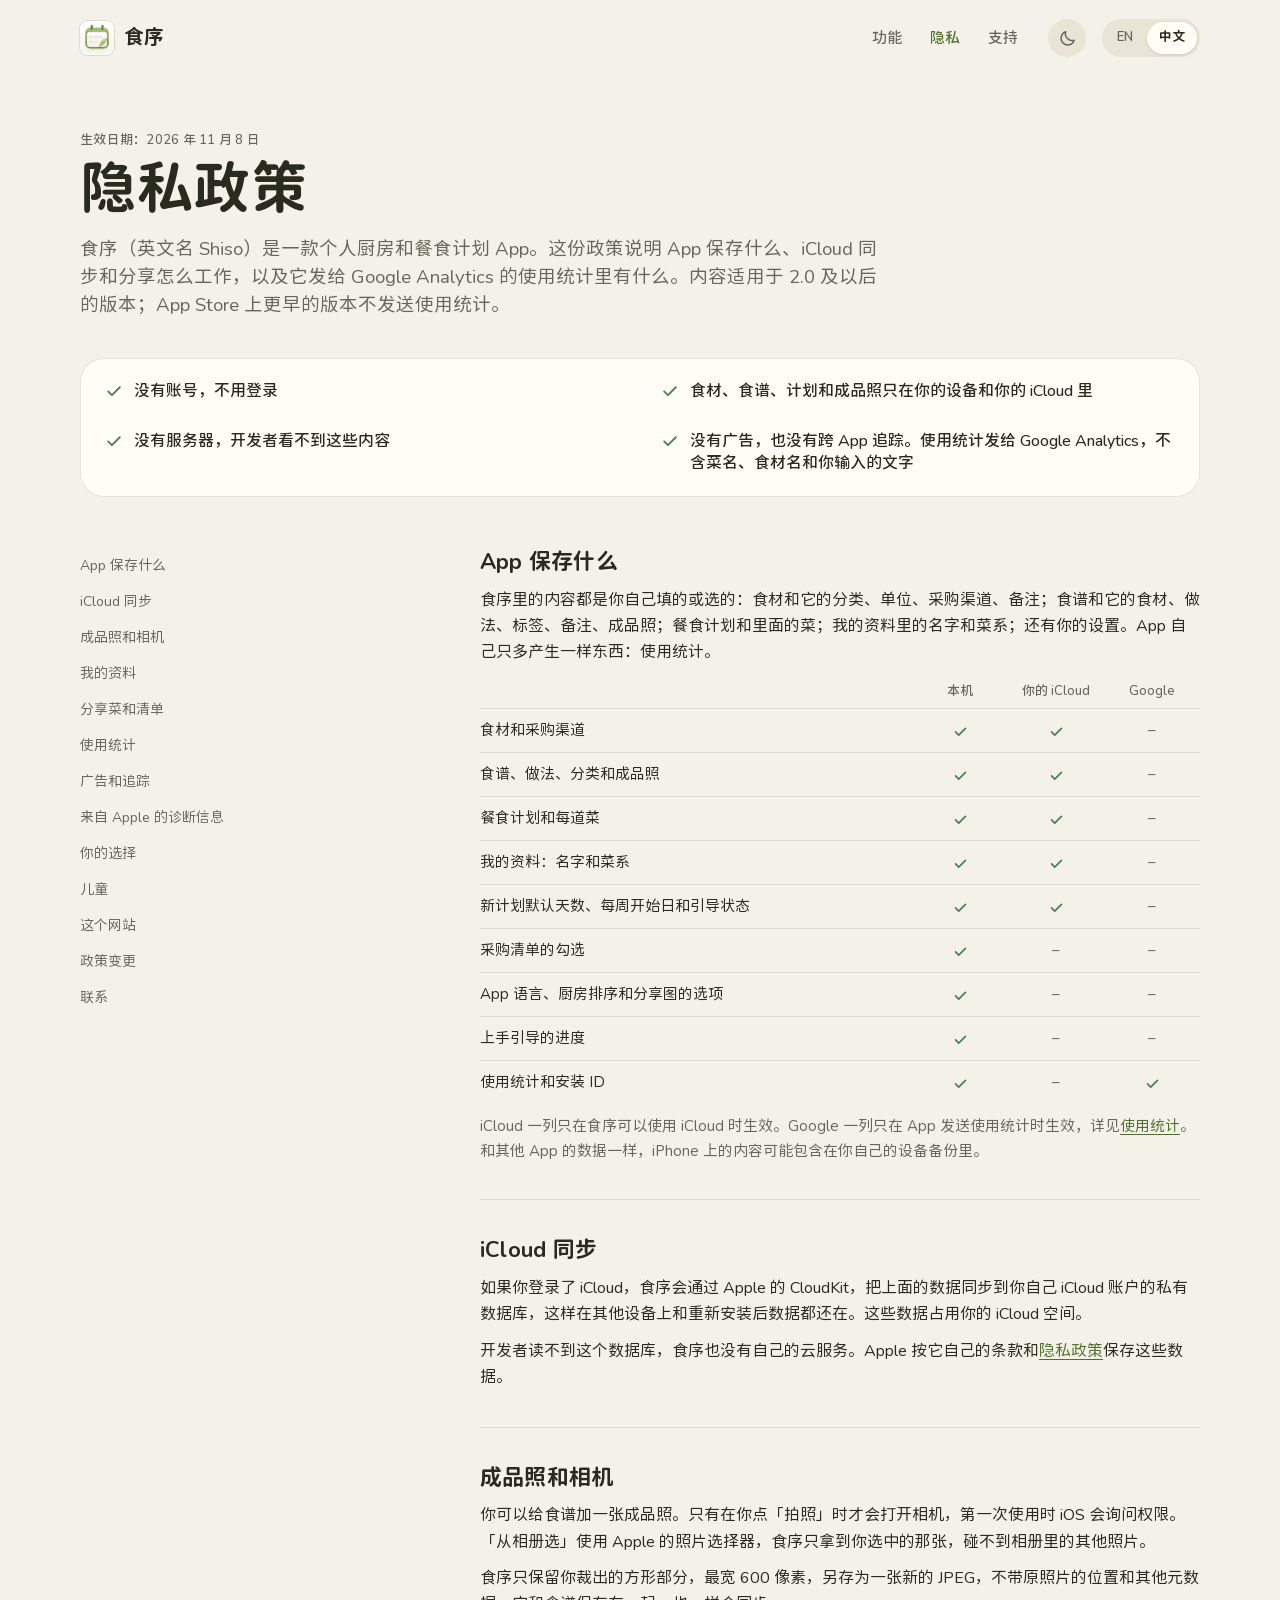
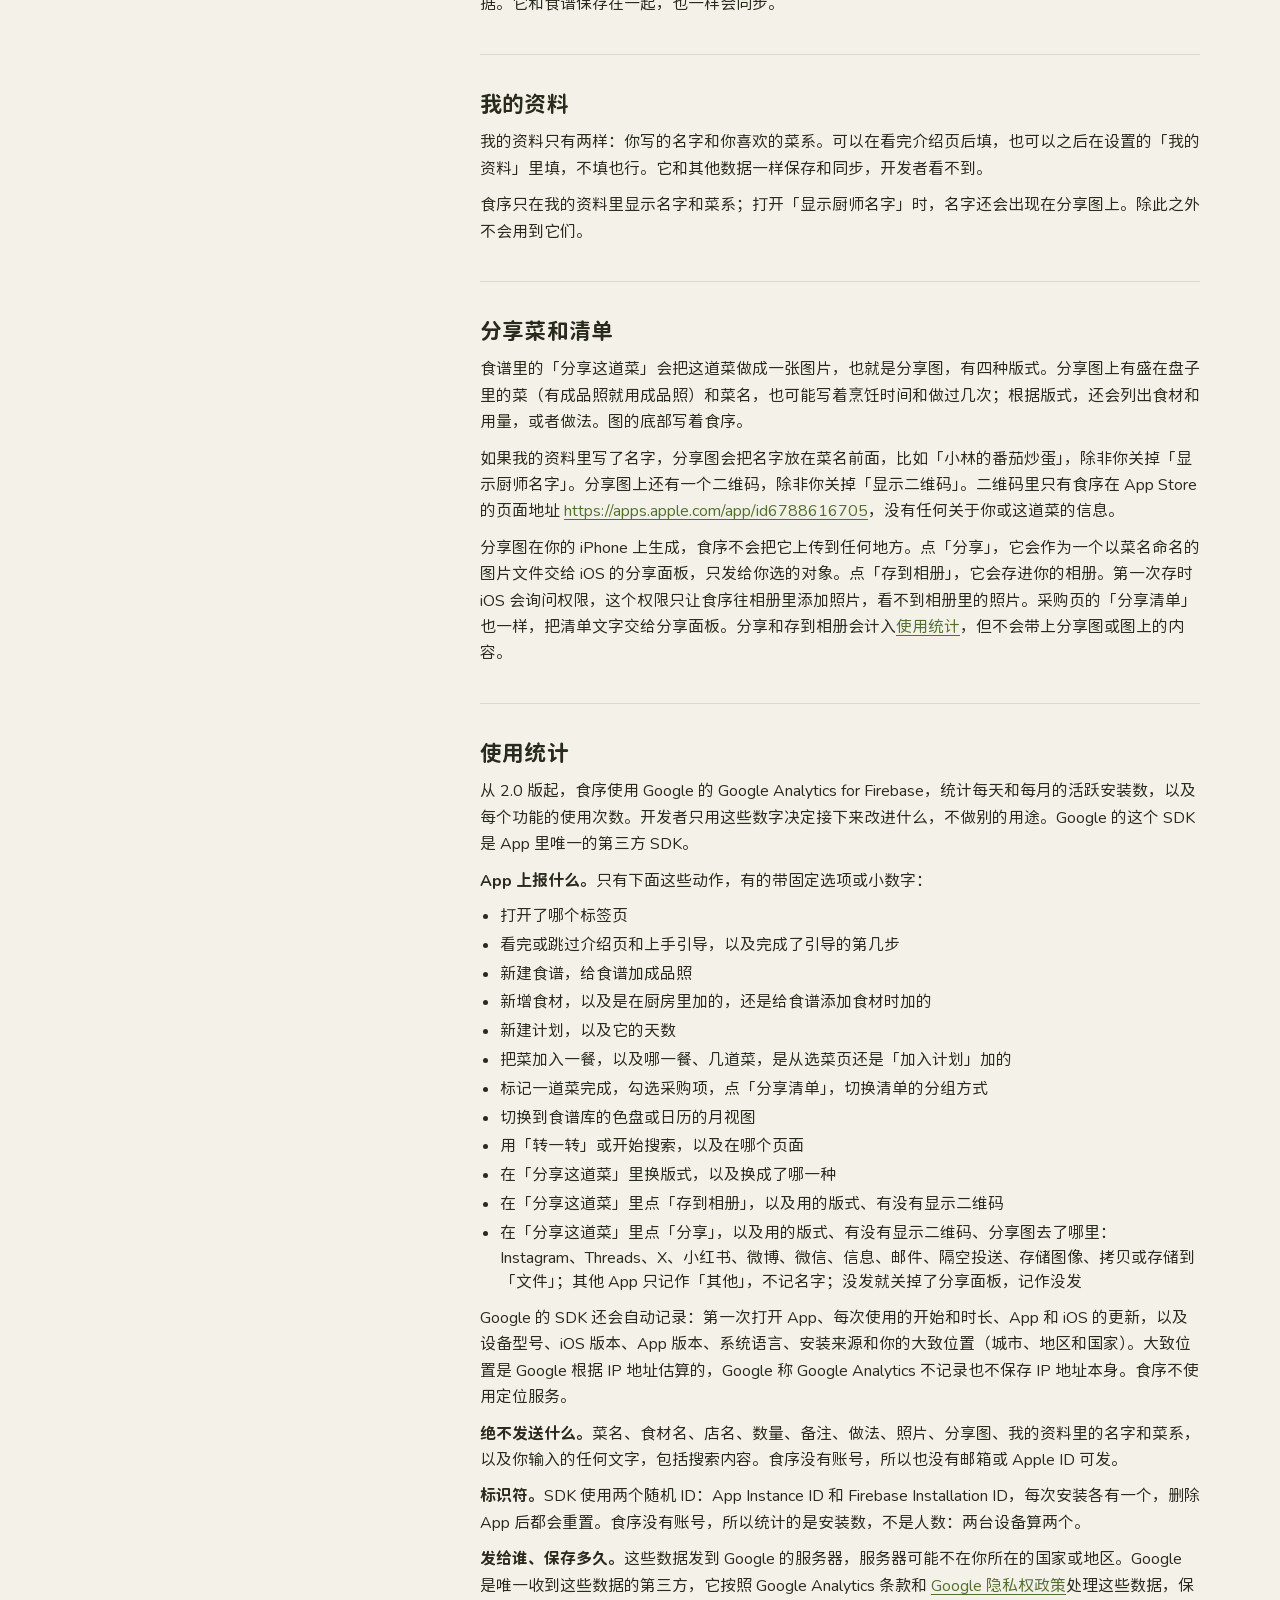
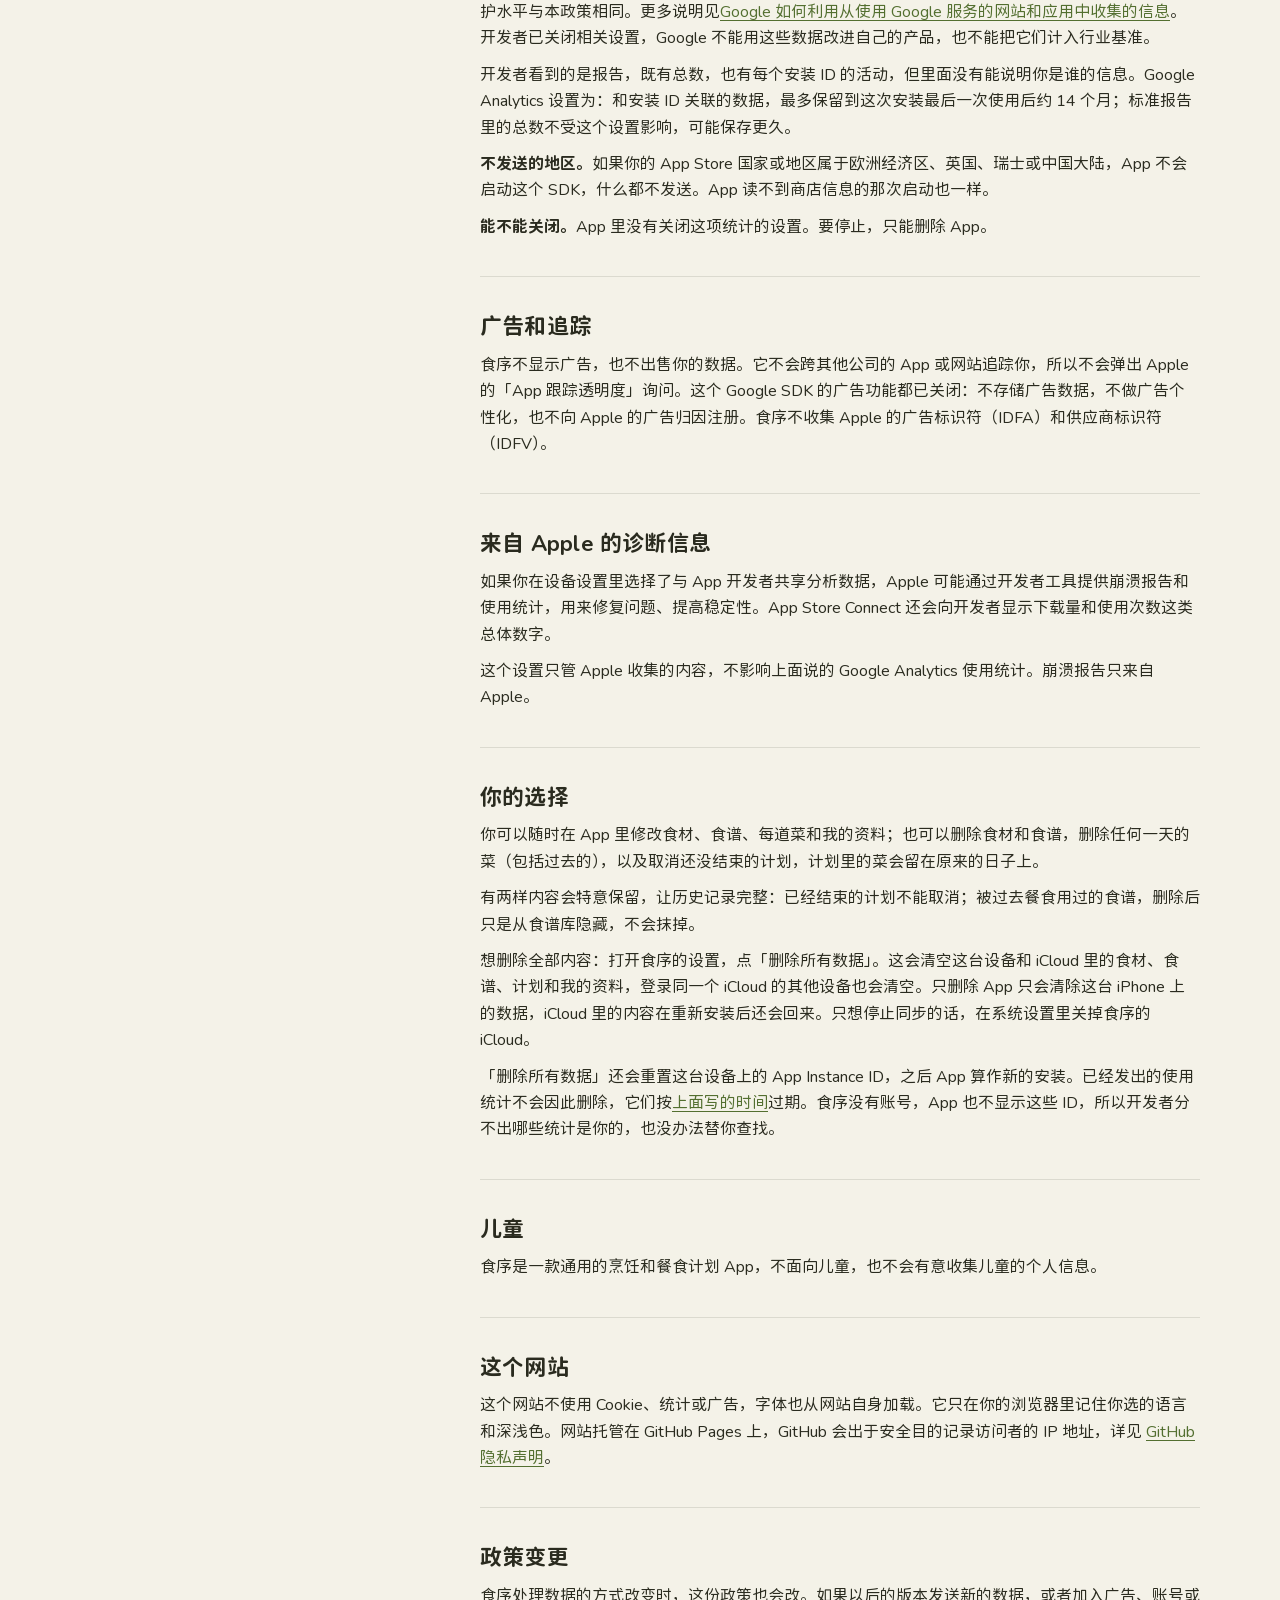
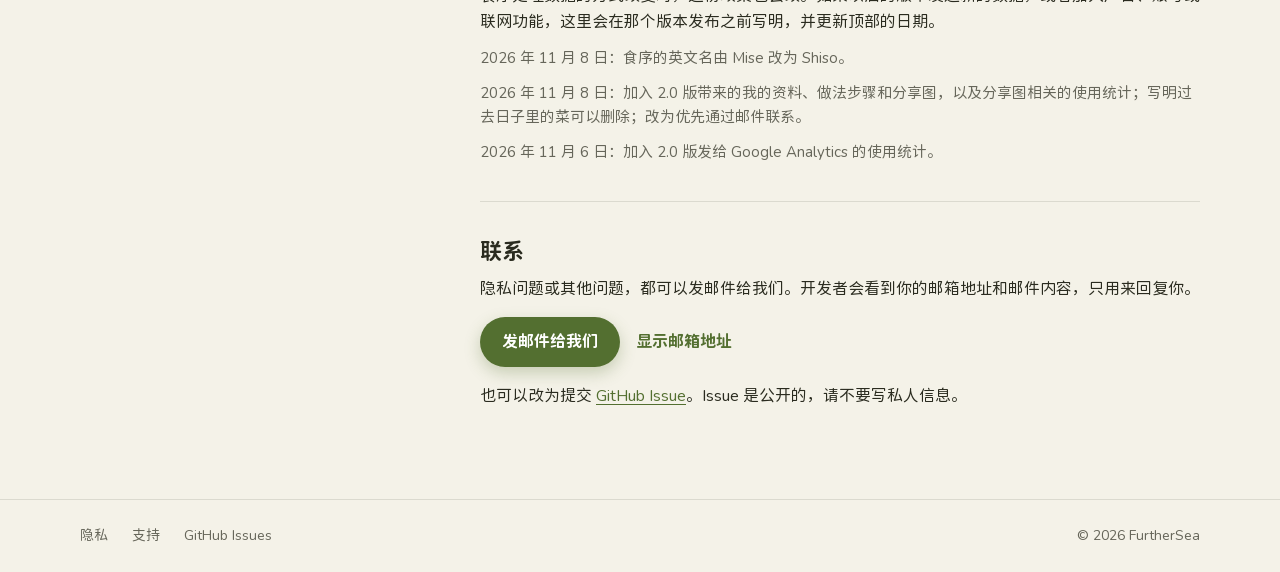
<file: zh/privacy/index.html>
<!doctype html>
<html lang="zh-Hans">
<head>
<meta charset="utf-8">
<meta name="viewport" content="width=device-width, initial-scale=1">
<title>隐私政策 · 食序</title>
<meta name="description" content="食序保存什么、iCloud 同步怎么工作，以及发给 Google Analytics 的使用统计里有什么。">
<link rel="canonical" href="https://furthersea.org/shiso/zh/privacy/">
<link rel="alternate" hreflang="en" href="https://furthersea.org/shiso/privacy/">
<link rel="alternate" hreflang="zh-Hans" href="https://furthersea.org/shiso/zh/privacy/">
<link rel="alternate" hreflang="x-default" href="https://furthersea.org/shiso/privacy/">
<meta name="theme-color" content="#F4F2E8" media="(prefers-color-scheme: light)">
<meta name="theme-color" content="#13140E" media="(prefers-color-scheme: dark)">
<meta property="og:type" content="article">
<meta property="og:site_name" content="食序">
<meta property="og:title" content="食序隐私政策">
<meta property="og:description" content="食序保存什么、iCloud 同步怎么工作，以及发给 Google Analytics 的使用统计里有什么。">
<meta property="og:url" content="https://furthersea.org/shiso/zh/privacy/">
<meta property="og:image" content="https://furthersea.org/shiso/assets/og-zh.png">
<meta property="og:locale" content="zh_CN">
<meta name="twitter:card" content="summary_large_image">
<link rel="icon" href="../../assets/icon/favicon-64.png" sizes="64x64" type="image/png">
<link rel="apple-touch-icon" href="../../assets/icon/apple-touch-icon.png">
<script>try{var t=localStorage.getItem("mise.theme");if(t==="light"||t==="dark")document.documentElement.dataset.theme=t}catch(e){}</script>
<link rel="stylesheet" href="../../assets/site.css">
<noscript><style>.theme, .mail { display: none; }</style></noscript>
</head>
<body>
<div class="site zh">

<header class="wrap top">
  <a class="brand" href="../"><img class="app-icon icon-l" src="../../assets/icon/icon-256.png" alt="" width="34" height="34" loading="lazy"><img class="app-icon icon-d" src="../../assets/icon/icon-dark-256.png" alt="" width="34" height="34" loading="lazy"><span>食序</span></a>
  <nav class="nav" aria-label="主导航"><a href="../#features">功能</a><a href="./" aria-current="page">隐私</a><a href="../support/">支持</a></nav>
  <button class="theme" type="button" aria-label="深色模式" aria-pressed="false" title="深色模式"><svg class="i moon" viewBox="0 0 24 24" aria-hidden="true"><path d="M20.5 14.2A8.5 8.5 0 0 1 9.8 3.5a8.5 8.5 0 1 0 10.7 10.7Z"/></svg><svg class="i sun" viewBox="0 0 24 24" aria-hidden="true"><circle cx="12" cy="12" r="4"/><path d="M12 3v2M12 19v2M5.6 5.6 7 7M17 17l1.4 1.4M3 12h2M19 12h2M5.6 18.4 7 17M17 7l1.4-1.4"/></svg></button>
  <div class="seg lang" role="group" aria-label="语言"><a href="../../privacy/" lang="en" hreflang="en" data-lang="en">EN</a><a class="on" href="./" aria-current="true" data-lang="zh">中文</a></div>
</header>

<main class="wrap">
<div class="doc-head">
  <span class="eyebrow">生效日期：2026 年 11 月 8 日</span>
  <h1>隐私政策</h1>
  <p>食序（英文名 <span lang="en">Shiso</span>）是一款个人厨房和餐食计划 App。这份政策说明 App 保存什么、iCloud 同步和分享怎么工作，以及它发给 Google Analytics 的使用统计里有什么。内容适用于 2.0 及以后的版本；App Store 上更早的版本不发送使用统计。</p>
</div>
<ul class="short" aria-label="简短版">
  <li><svg class="i" viewBox="0 0 24 24" aria-hidden="true"><path d="M5 12.5l4.5 4.5L19 7.5"/></svg>没有账号，不用登录</li>
  <li><svg class="i" viewBox="0 0 24 24" aria-hidden="true"><path d="M5 12.5l4.5 4.5L19 7.5"/></svg>食材、食谱、计划和成品照只在你的设备和你的 iCloud 里</li>
  <li><svg class="i" viewBox="0 0 24 24" aria-hidden="true"><path d="M5 12.5l4.5 4.5L19 7.5"/></svg>没有服务器，开发者看不到这些内容</li>
  <li><svg class="i" viewBox="0 0 24 24" aria-hidden="true"><path d="M5 12.5l4.5 4.5L19 7.5"/></svg>没有广告，也没有跨 App 追踪。使用统计发给 Google Analytics，不含菜名、食材名和你输入的文字</li>
</ul>

<div class="doc">
<nav class="toc" aria-label="本页内容">
  <a href="#stores">App 保存什么</a>
  <a href="#icloud">iCloud 同步</a>
  <a href="#photos">成品照和相机</a>
  <a href="#profile">我的资料</a>
  <a href="#sharing">分享菜和清单</a>
  <a href="#usage">使用统计</a>
  <a href="#tracking">广告和追踪</a>
  <a href="#diagnostics">来自 Apple 的诊断信息</a>
  <a href="#choices">你的选择</a>
  <a href="#children">儿童</a>
  <a href="#website">这个网站</a>
  <a href="#changes">政策变更</a>
  <a href="#contact">联系</a>
</nav>
<article class="prose">
<section>
  <h2 id="stores">App 保存什么</h2>
  <p>食序里的内容都是你自己填的或选的：食材和它的分类、单位、采购渠道、备注；食谱和它的食材、做法、标签、备注、成品照；餐食计划和里面的菜；我的资料里的名字和菜系；还有你的设置。App 自己只多产生一样东西：使用统计。</p>
  <table class="where">
    <thead><tr><th scope="col"><span class="vh">数据</span></th><th scope="col">本机</th><th scope="col">你的 iCloud</th><th scope="col">Google</th></tr></thead>
    <tbody>
      <tr><td>食材和采购渠道</td><td><svg class="i" viewBox="0 0 24 24" role="img" aria-label="有"><path d="M5 12.5l4.5 4.5L19 7.5"/></svg></td><td><svg class="i" viewBox="0 0 24 24" role="img" aria-label="有"><path d="M5 12.5l4.5 4.5L19 7.5"/></svg></td><td class="no"><span aria-hidden="true">–</span><span class="vh">没有</span></td></tr>
      <tr><td>食谱、做法、分类和成品照</td><td><svg class="i" viewBox="0 0 24 24" role="img" aria-label="有"><path d="M5 12.5l4.5 4.5L19 7.5"/></svg></td><td><svg class="i" viewBox="0 0 24 24" role="img" aria-label="有"><path d="M5 12.5l4.5 4.5L19 7.5"/></svg></td><td class="no"><span aria-hidden="true">–</span><span class="vh">没有</span></td></tr>
      <tr><td>餐食计划和每道菜</td><td><svg class="i" viewBox="0 0 24 24" role="img" aria-label="有"><path d="M5 12.5l4.5 4.5L19 7.5"/></svg></td><td><svg class="i" viewBox="0 0 24 24" role="img" aria-label="有"><path d="M5 12.5l4.5 4.5L19 7.5"/></svg></td><td class="no"><span aria-hidden="true">–</span><span class="vh">没有</span></td></tr>
      <tr><td>我的资料：名字和菜系</td><td><svg class="i" viewBox="0 0 24 24" role="img" aria-label="有"><path d="M5 12.5l4.5 4.5L19 7.5"/></svg></td><td><svg class="i" viewBox="0 0 24 24" role="img" aria-label="有"><path d="M5 12.5l4.5 4.5L19 7.5"/></svg></td><td class="no"><span aria-hidden="true">–</span><span class="vh">没有</span></td></tr>
      <tr><td>新计划默认天数、每周开始日和引导状态</td><td><svg class="i" viewBox="0 0 24 24" role="img" aria-label="有"><path d="M5 12.5l4.5 4.5L19 7.5"/></svg></td><td><svg class="i" viewBox="0 0 24 24" role="img" aria-label="有"><path d="M5 12.5l4.5 4.5L19 7.5"/></svg></td><td class="no"><span aria-hidden="true">–</span><span class="vh">没有</span></td></tr>
      <tr><td>采购清单的勾选</td><td><svg class="i" viewBox="0 0 24 24" role="img" aria-label="有"><path d="M5 12.5l4.5 4.5L19 7.5"/></svg></td><td class="no"><span aria-hidden="true">–</span><span class="vh">没有</span></td><td class="no"><span aria-hidden="true">–</span><span class="vh">没有</span></td></tr>
      <tr><td>App 语言、厨房排序和分享图的选项</td><td><svg class="i" viewBox="0 0 24 24" role="img" aria-label="有"><path d="M5 12.5l4.5 4.5L19 7.5"/></svg></td><td class="no"><span aria-hidden="true">–</span><span class="vh">没有</span></td><td class="no"><span aria-hidden="true">–</span><span class="vh">没有</span></td></tr>
      <tr><td>上手引导的进度</td><td><svg class="i" viewBox="0 0 24 24" role="img" aria-label="有"><path d="M5 12.5l4.5 4.5L19 7.5"/></svg></td><td class="no"><span aria-hidden="true">–</span><span class="vh">没有</span></td><td class="no"><span aria-hidden="true">–</span><span class="vh">没有</span></td></tr>
      <tr><td>使用统计和安装 ID</td><td><svg class="i" viewBox="0 0 24 24" role="img" aria-label="有"><path d="M5 12.5l4.5 4.5L19 7.5"/></svg></td><td class="no"><span aria-hidden="true">–</span><span class="vh">没有</span></td><td><svg class="i" viewBox="0 0 24 24" role="img" aria-label="有"><path d="M5 12.5l4.5 4.5L19 7.5"/></svg></td></tr>
    </tbody>
  </table>
  <p class="dim">iCloud 一列只在食序可以使用 iCloud 时生效。Google 一列只在 App 发送使用统计时生效，详见<a href="#usage">使用统计</a>。和其他 App 的数据一样，iPhone 上的内容可能包含在你自己的设备备份里。</p>
</section>
<section>
  <h2 id="icloud">iCloud 同步</h2>
  <p>如果你登录了 iCloud，食序会通过 Apple 的 CloudKit，把上面的数据同步到你自己 iCloud 账户的私有数据库，这样在其他设备上和重新安装后数据都还在。这些数据占用你的 iCloud 空间。</p>
  <p>开发者读不到这个数据库，食序也没有自己的云服务。Apple 按它自己的条款和<a href="https://www.apple.com/legal/privacy/">隐私政策</a>保存这些数据。</p>
</section>
<section>
  <h2 id="photos">成品照和相机</h2>
  <p>你可以给食谱加一张成品照。只有在你点「拍照」时才会打开相机，第一次使用时 iOS 会询问权限。「从相册选」使用 Apple 的照片选择器，食序只拿到你选中的那张，碰不到相册里的其他照片。</p>
  <p>食序只保留你裁出的方形部分，最宽 600 像素，另存为一张新的 JPEG，不带原照片的位置和其他元数据。它和食谱保存在一起，也一样会同步。</p>
</section>
<section>
  <h2 id="profile">我的资料</h2>
  <p>我的资料只有两样：你写的名字和你喜欢的菜系。可以在看完介绍页后填，也可以之后在设置的「我的资料」里填，不填也行。它和其他数据一样保存和同步，开发者看不到。</p>
  <p>食序只在我的资料里显示名字和菜系；打开「显示厨师名字」时，名字还会出现在分享图上。除此之外不会用到它们。</p>
</section>
<section>
  <h2 id="sharing">分享菜和清单</h2>
  <p>食谱里的「分享这道菜」会把这道菜做成一张图片，也就是分享图，有四种版式。分享图上有盛在盘子里的菜（有成品照就用成品照）和菜名，也可能写着烹饪时间和做过几次；根据版式，还会列出食材和用量，或者做法。图的底部写着食序。</p>
  <p>如果我的资料里写了名字，分享图会把名字放在菜名前面，比如「小林的番茄炒蛋」，除非你关掉「显示厨师名字」。分享图上还有一个二维码，除非你关掉「显示二维码」。二维码里只有食序在 App Store 的页面地址 <a href="https://apps.apple.com/app/id6788616705">https://apps.apple.com/app/id6788616705</a>，没有任何关于你或这道菜的信息。</p>
  <p>分享图在你的 iPhone 上生成，食序不会把它上传到任何地方。点「分享」，它会作为一个以菜名命名的图片文件交给 iOS 的分享面板，只发给你选的对象。点「存到相册」，它会存进你的相册。第一次存时 iOS 会询问权限，这个权限只让食序往相册里添加照片，看不到相册里的照片。采购页的「分享清单」也一样，把清单文字交给分享面板。分享和存到相册会计入<a href="#usage">使用统计</a>，但不会带上分享图或图上的内容。</p>
</section>
<section>
  <h2 id="usage">使用统计</h2>
  <p>从 2.0 版起，食序使用 Google 的 Google Analytics for Firebase，统计每天和每月的活跃安装数，以及每个功能的使用次数。开发者只用这些数字决定接下来改进什么，不做别的用途。Google 的这个 SDK 是 App 里唯一的第三方 SDK。</p>
  <p><b>App 上报什么。</b>只有下面这些动作，有的带固定选项或小数字：</p>
  <ul>
    <li>打开了哪个标签页</li>
    <li>看完或跳过介绍页和上手引导，以及完成了引导的第几步</li>
    <li>新建食谱，给食谱加成品照</li>
    <li>新增食材，以及是在厨房里加的，还是给食谱添加食材时加的</li>
    <li>新建计划，以及它的天数</li>
    <li>把菜加入一餐，以及哪一餐、几道菜，是从选菜页还是「加入计划」加的</li>
    <li>标记一道菜完成，勾选采购项，点「分享清单」，切换清单的分组方式</li>
    <li>切换到食谱库的色盘或日历的月视图</li>
    <li>用「转一转」或开始搜索，以及在哪个页面</li>
    <li>在「分享这道菜」里换版式，以及换成了哪一种</li>
    <li>在「分享这道菜」里点「存到相册」，以及用的版式、有没有显示二维码</li>
    <li>在「分享这道菜」里点「分享」，以及用的版式、有没有显示二维码、分享图去了哪里：Instagram、Threads、X、小红书、微博、微信、信息、邮件、隔空投送、存储图像、拷贝或存储到「文件」；其他 App 只记作「其他」，不记名字；没发就关掉了分享面板，记作没发</li>
  </ul>
  <p>Google 的 SDK 还会自动记录：第一次打开 App、每次使用的开始和时长、App 和 iOS 的更新，以及设备型号、iOS 版本、App 版本、系统语言、安装来源和你的大致位置（城市、地区和国家）。大致位置是 Google 根据 IP 地址估算的，Google 称 Google Analytics 不记录也不保存 IP 地址本身。食序不使用定位服务。</p>
  <p><b>绝不发送什么。</b>菜名、食材名、店名、数量、备注、做法、照片、分享图、我的资料里的名字和菜系，以及你输入的任何文字，包括搜索内容。食序没有账号，所以也没有邮箱或 Apple ID 可发。</p>
  <p><b>标识符。</b>SDK 使用两个随机 ID：App Instance ID 和 Firebase Installation ID，每次安装各有一个，删除 App 后都会重置。食序没有账号，所以统计的是安装数，不是人数：两台设备算两个。</p>
  <p><b>发给谁、保存多久。</b>这些数据发到 Google 的服务器，服务器可能不在你所在的国家或地区。Google 是唯一收到这些数据的第三方，它按照 Google Analytics 条款和 <a href="https://policies.google.com/privacy?hl=zh-CN">Google 隐私权政策</a>处理这些数据，保护水平与本政策相同。更多说明见<a href="https://policies.google.com/technologies/partner-sites?hl=zh-CN">Google 如何利用从使用 Google 服务的网站和应用中收集的信息</a>。开发者已关闭相关设置，Google 不能用这些数据改进自己的产品，也不能把它们计入行业基准。</p>
  <p>开发者看到的是报告，既有总数，也有每个安装 ID 的活动，但里面没有能说明你是谁的信息。Google Analytics 设置为：和安装 ID 关联的数据，最多保留到这次安装最后一次使用后约 14 个月；标准报告里的总数不受这个设置影响，可能保存更久。</p>
  <p><b>不发送的地区。</b>如果你的 App Store 国家或地区属于欧洲经济区、英国、瑞士或中国大陆，App 不会启动这个 SDK，什么都不发送。App 读不到商店信息的那次启动也一样。</p>
  <p><b>能不能关闭。</b>App 里没有关闭这项统计的设置。要停止，只能删除 App。</p>
</section>
<section>
  <h2 id="tracking">广告和追踪</h2>
  <p>食序不显示广告，也不出售你的数据。它不会跨其他公司的 App 或网站追踪你，所以不会弹出 Apple 的「App 跟踪透明度」询问。这个 Google SDK 的广告功能都已关闭：不存储广告数据，不做广告个性化，也不向 Apple 的广告归因注册。食序不收集 Apple 的广告标识符（IDFA）和供应商标识符（IDFV）。</p>
</section>
<section>
  <h2 id="diagnostics">来自 Apple 的诊断信息</h2>
  <p>如果你在设备设置里选择了与 App 开发者共享分析数据，Apple 可能通过开发者工具提供崩溃报告和使用统计，用来修复问题、提高稳定性。App Store Connect 还会向开发者显示下载量和使用次数这类总体数字。</p>
  <p>这个设置只管 Apple 收集的内容，不影响上面说的 Google Analytics 使用统计。崩溃报告只来自 Apple。</p>
</section>
<section>
  <h2 id="choices">你的选择</h2>
  <p>你可以随时在 App 里修改食材、食谱、每道菜和我的资料；也可以删除食材和食谱，删除任何一天的菜（包括过去的），以及取消还没结束的计划，计划里的菜会留在原来的日子上。</p>
  <p>有两样内容会特意保留，让历史记录完整：已经结束的计划不能取消；被过去餐食用过的食谱，删除后只是从食谱库隐藏，不会抹掉。</p>
  <p>想删除全部内容：打开食序的设置，点「删除所有数据」。这会清空这台设备和 iCloud 里的食材、食谱、计划和我的资料，登录同一个 iCloud 的其他设备也会清空。只删除 App 只会清除这台 iPhone 上的数据，iCloud 里的内容在重新安装后还会回来。只想停止同步的话，在系统设置里关掉食序的 iCloud。</p>
  <p>「删除所有数据」还会重置这台设备上的 App Instance ID，之后 App 算作新的安装。已经发出的使用统计不会因此删除，它们按<a href="#usage">上面写的时间</a>过期。食序没有账号，App 也不显示这些 ID，所以开发者分不出哪些统计是你的，也没办法替你查找。</p>
</section>
<section>
  <h2 id="children">儿童</h2>
  <p>食序是一款通用的烹饪和餐食计划 App，不面向儿童，也不会有意收集儿童的个人信息。</p>
</section>
<section>
  <h2 id="website">这个网站</h2>
  <p>这个网站不使用 Cookie、统计或广告，字体也从网站自身加载。它只在你的浏览器里记住你选的语言和深浅色。网站托管在 GitHub Pages 上，GitHub 会出于安全目的记录访问者的 IP 地址，详见 <a href="https://docs.github.com/en/site-policy/privacy-policies/github-general-privacy-statement">GitHub 隐私声明</a>。</p>
</section>
<section>
  <h2 id="changes">政策变更</h2>
  <p>食序处理数据的方式改变时，这份政策也会改。如果以后的版本发送新的数据，或者加入广告、账号或联网功能，这里会在那个版本发布之前写明，并更新顶部的日期。</p>
  <p class="dim">2026 年 11 月 8 日：食序的英文名由 <span lang="en">Mise</span> 改为 <span lang="en">Shiso</span>。</p>
  <p class="dim">2026 年 11 月 8 日：加入 2.0 版带来的我的资料、做法步骤和分享图，以及分享图相关的使用统计；写明过去日子里的菜可以删除；改为优先通过邮件联系。</p>
  <p class="dim">2026 年 11 月 6 日：加入 2.0 版发给 Google Analytics 的使用统计。</p>
</section>
<section>
  <h2 id="contact">联系</h2>
  <p>隐私问题或其他问题，都可以发邮件给我们。开发者会看到你的邮箱地址和邮件内容，只用来回复你。</p>
  <div class="acts mail" data-mail="gro.aesrehtruf/oahnuj">
    <a class="btn pri" href="#contact" data-mail-open>发邮件给我们</a>
    <button class="more" type="button" data-mail-show>显示邮箱地址</button>
    <span class="mail-shown" data-mail-shown hidden><span class="mail-text" tabindex="-1" data-mail-text></span><button class="more" type="button" aria-label="复制邮箱地址" data-mail-copy>复制</button><span class="mail-done" role="status" data-mail-status data-done="已复制"></span></span>
  </div>
  <noscript><p>邮箱：junhao at furthersea dot org（at 即 @，dot 即 .）</p></noscript>
  <p>也可以改为提交 <a href="https://github.com/FurtherSea/shiso/issues">GitHub Issue</a>。Issue 是公开的，请不要写私人信息。</p>
</section>
</article>
</div>
</main>

<footer class="foot">
  <div class="wrap">
    <nav aria-label="页脚"><a href="./">隐私</a><a href="../support/">支持</a><a href="https://github.com/FurtherSea/shiso/issues">GitHub Issues</a></nav>
    <span>© 2026 FurtherSea</span>
  </div>
</footer>

</div>
<script src="../../assets/site.js"></script>
</body>
</html>
</file>
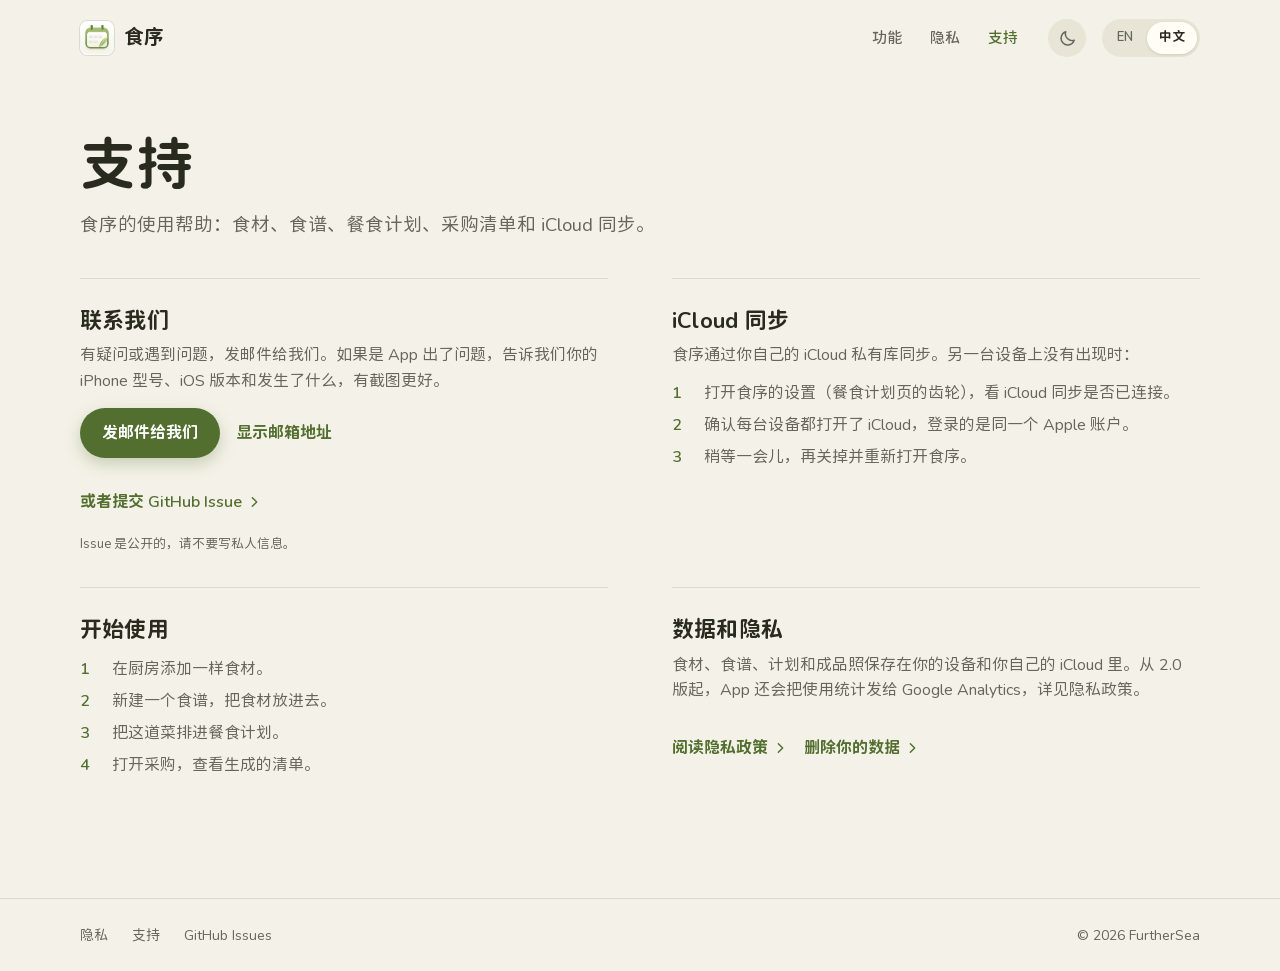
<file: zh/support/index.html>
<!doctype html>
<html lang="zh-Hans">
<head>
<meta charset="utf-8">
<meta name="viewport" content="width=device-width, initial-scale=1">
<title>支持 · 食序</title>
<meta name="description" content="食序的使用帮助：食材、食谱、餐食计划、采购清单和 iCloud 同步。">
<link rel="canonical" href="https://furthersea.org/shiso/zh/support/">
<link rel="alternate" hreflang="en" href="https://furthersea.org/shiso/support/">
<link rel="alternate" hreflang="zh-Hans" href="https://furthersea.org/shiso/zh/support/">
<link rel="alternate" hreflang="x-default" href="https://furthersea.org/shiso/support/">
<meta name="theme-color" content="#F4F2E8" media="(prefers-color-scheme: light)">
<meta name="theme-color" content="#13140E" media="(prefers-color-scheme: dark)">
<meta property="og:type" content="website">
<meta property="og:site_name" content="食序">
<meta property="og:title" content="食序支持">
<meta property="og:description" content="食序的使用帮助：食材、食谱、餐食计划、采购清单和 iCloud 同步。">
<meta property="og:url" content="https://furthersea.org/shiso/zh/support/">
<meta property="og:image" content="https://furthersea.org/shiso/assets/og-zh.png">
<meta property="og:locale" content="zh_CN">
<meta name="twitter:card" content="summary_large_image">
<link rel="icon" href="../../assets/icon/favicon-64.png" sizes="64x64" type="image/png">
<link rel="apple-touch-icon" href="../../assets/icon/apple-touch-icon.png">
<script>try{var t=localStorage.getItem("mise.theme");if(t==="light"||t==="dark")document.documentElement.dataset.theme=t}catch(e){}</script>
<link rel="stylesheet" href="../../assets/site.css">
<noscript><style>.theme, .mail { display: none; }</style></noscript>
</head>
<body>
<div class="site zh">

<header class="wrap top">
  <a class="brand" href="../"><img class="app-icon icon-l" src="../../assets/icon/icon-256.png" alt="" width="34" height="34" loading="lazy"><img class="app-icon icon-d" src="../../assets/icon/icon-dark-256.png" alt="" width="34" height="34" loading="lazy"><span>食序</span></a>
  <nav class="nav" aria-label="主导航"><a href="../#features">功能</a><a href="../privacy/">隐私</a><a href="./" aria-current="page">支持</a></nav>
  <button class="theme" type="button" aria-label="深色模式" aria-pressed="false" title="深色模式"><svg class="i moon" viewBox="0 0 24 24" aria-hidden="true"><path d="M20.5 14.2A8.5 8.5 0 0 1 9.8 3.5a8.5 8.5 0 1 0 10.7 10.7Z"/></svg><svg class="i sun" viewBox="0 0 24 24" aria-hidden="true"><circle cx="12" cy="12" r="4"/><path d="M12 3v2M12 19v2M5.6 5.6 7 7M17 17l1.4 1.4M3 12h2M19 12h2M5.6 18.4 7 17M17 7l1.4-1.4"/></svg></button>
  <div class="seg lang" role="group" aria-label="语言"><a href="../../support/" lang="en" hreflang="en" data-lang="en">EN</a><a class="on" href="./" aria-current="true" data-lang="zh">中文</a></div>
</header>

<main class="wrap">
<div class="doc-head">
  <h1>支持</h1>
  <p>食序的使用帮助：食材、食谱、餐食计划、采购清单和 iCloud 同步。</p>
</div>
<div class="help">
<section id="contact">
  <h2>联系我们</h2>
  <p>有疑问或遇到问题，发邮件给我们。如果是 App 出了问题，告诉我们你的 iPhone 型号、iOS 版本和发生了什么，有截图更好。</p>
  <div class="acts mail" data-mail="gro.aesrehtruf/oahnuj">
    <a class="btn pri" href="#contact" data-mail-open>发邮件给我们</a>
    <button class="more" type="button" data-mail-show>显示邮箱地址</button>
    <span class="mail-shown" data-mail-shown hidden><span class="mail-text" tabindex="-1" data-mail-text></span><button class="more" type="button" aria-label="复制邮箱地址" data-mail-copy>复制</button><span class="mail-done" role="status" data-mail-status data-done="已复制"></span></span>
  </div>
  <noscript><p>邮箱：junhao at furthersea dot org（at 即 @，dot 即 .）</p></noscript>
  <div class="acts"><a class="more" href="https://github.com/FurtherSea/shiso/issues">或者提交 GitHub Issue<svg class="i" viewBox="0 0 24 24" aria-hidden="true"><path d="M9.5 5.5 16 12l-6.5 6.5"/></svg></a></div>
  <p class="fine">Issue 是公开的，请不要写私人信息。</p>
</section>
<section>
  <h2>iCloud 同步</h2>
  <p>食序通过你自己的 iCloud 私有库同步。另一台设备上没有出现时：</p>
  <ol class="steps">
    <li><span class="n">1</span><span>打开食序的设置（餐食计划页的齿轮），看 iCloud 同步是否已连接。</span></li>
    <li><span class="n">2</span><span>确认每台设备都打开了 iCloud，登录的是同一个 Apple 账户。</span></li>
    <li><span class="n">3</span><span>稍等一会儿，再关掉并重新打开食序。</span></li>
  </ol>
</section>
<section>
  <h2>开始使用</h2>
  <ol class="steps">
    <li><span class="n">1</span><span>在厨房添加一样食材。</span></li>
    <li><span class="n">2</span><span>新建一个食谱，把食材放进去。</span></li>
    <li><span class="n">3</span><span>把这道菜排进餐食计划。</span></li>
    <li><span class="n">4</span><span>打开采购，查看生成的清单。</span></li>
  </ol>
</section>
<section>
  <h2>数据和隐私</h2>
  <p>食材、食谱、计划和成品照保存在你的设备和你自己的 iCloud 里。从 2.0 版起，App 还会把使用统计发给 Google Analytics，详见隐私政策。</p>
  <div class="acts">
    <a class="more" href="../privacy/">阅读隐私政策<svg class="i" viewBox="0 0 24 24" aria-hidden="true"><path d="M9.5 5.5 16 12l-6.5 6.5"/></svg></a>
    <a class="more" href="../privacy/#choices">删除你的数据<svg class="i" viewBox="0 0 24 24" aria-hidden="true"><path d="M9.5 5.5 16 12l-6.5 6.5"/></svg></a>
  </div>
</section>
</div>
</main>

<footer class="foot">
  <div class="wrap">
    <nav aria-label="页脚"><a href="../privacy/">隐私</a><a href="./">支持</a><a href="https://github.com/FurtherSea/shiso/issues">GitHub Issues</a></nav>
    <span>© 2026 FurtherSea</span>
  </div>
</footer>

</div>
<script src="../../assets/site.js"></script>
</body>
</html>
</file>
<file: assets/site.css>
/* 食序 Shiso website.
   Colors, type, radii and components come from the app (agents.md, Design Direction).
   Layout follows the width of the page itself through container queries. */

/* —— Fonts ——
   Chinese: Resource Han Rounded (SIL OFL 1.1), subset to the characters on this site by tools/subset_fonts.py.
   Rules overlap on purpose: a browser checks the last rule first, so English pages load only the tiny "core"
   faces for 中文 and 食序, and never the full Chinese ones.
   Latin and numbers: SF Pro Rounded where the system has it, through ui-rounded; Nunito (SIL OFL 1.1) elsewhere. */
@font-face { font-family: "Nunito"; src: url(fonts/nunito-latin.woff2) format("woff2"); font-weight: 400 800; font-display: swap; unicode-range: U+0000-00FF, U+0131, U+0152-0153, U+02BB-02BC, U+02C6, U+02DA, U+02DC, U+0304, U+0308, U+0329, U+2000-206F, U+20AC, U+2122, U+2191, U+2193, U+2212, U+2215, U+FEFF, U+FFFD; }
@font-face { font-family: "Resource Han Rounded"; src: url(fonts/rhr-zh-400.woff2) format("woff2"); font-weight: 400; font-display: swap; unicode-range: U+3000-303F, U+4E00-9FFF, U+FF00-FFEF; }
@font-face { font-family: "Resource Han Rounded"; src: url(fonts/rhr-zh-500.woff2) format("woff2"); font-weight: 500; font-display: swap; unicode-range: U+3000-303F, U+4E00-9FFF, U+FF00-FFEF; }
@font-face { font-family: "Resource Han Rounded"; src: url(fonts/rhr-zh-700.woff2) format("woff2"); font-weight: 700; font-display: swap; unicode-range: U+3000-303F, U+4E00-9FFF, U+FF00-FFEF; }
@font-face { font-family: "Resource Han Rounded"; src: url(fonts/rhr-core-400.woff2) format("woff2"); font-weight: 400; font-display: swap; unicode-range: U+4E2D, U+6587, U+98DF, U+5E8F; }
@font-face { font-family: "Resource Han Rounded"; src: url(fonts/rhr-core-700.woff2) format("woff2"); font-weight: 700; font-display: swap; unicode-range: U+4E2D, U+6587, U+98DF, U+5E8F; }

/* —— Tokens: the app's matcha palette, light and dark —— */
:root {
  color-scheme: light dark;
  --bg: #F4F2E8;
  --bg2: #E8E5D6;
  --card: #FFFDF6;
  --ink: #2A2B1F;
  --ink2: #66665A;
  --line: rgba(42, 43, 31, 0.12);
  --line2: rgba(42, 43, 31, 0.22);
  --pri: #536F30;
  --pri-fill: #536F30;
  --pri-soft: rgba(83, 111, 48, 0.13);
  --on-c: #FFFFFF;
  --ok: #4A7F57;
  --warn: #7E5210;
  --shadow: rgba(50, 50, 20, 0.13);
  --panel-shadow: rgba(50, 50, 20, 0.13);
  --c-produce: #3F6A2E;
  --c-protein: #9A3550;
  --c-pantry: #7A5218;
  --c-season: #5E4A86;
  --f: "Resource Han Rounded", "SF Pro Rounded", ui-rounded, "Nunito", "PingFang SC", "Noto Sans SC", sans-serif;
  --f-num: "SF Pro Rounded", ui-rounded, "Nunito", "PingFang SC", sans-serif;
  --only-light: block;
  --only-dark: none;
}
@media (prefers-color-scheme: dark) {
  :root:not([data-theme="light"]) {
    --bg: #13140E;
    --bg2: #24261B;
    --card: #1B1C14;
    --ink: #EEEEDF;
    --ink2: #ABAB98;
    --line: rgba(238, 238, 223, 0.12);
    --line2: rgba(238, 238, 223, 0.24);
    --pri: #A9C77F;
    --pri-fill: #5F7F37;
    --pri-soft: rgba(169, 199, 127, 0.16);
    --on-c: #13140E;
    --ok: #7FA86A;
    --warn: #E5AE62;
    --shadow: rgba(0, 0, 0, 0.45);
    --panel-shadow: rgba(0, 0, 0, 0.45);
    --c-produce: #8DBA74;
    --c-protein: #E68CA2;
    --c-pantry: #D8A65E;
    --c-season: #AC9BDC;
    --only-light: none;
    --only-dark: block;
  }
}
/* The same colors for a visitor who pressed the button, whatever the system shows. */
:root[data-theme="dark"] {
  color-scheme: dark;
  --bg: #13140E;
  --bg2: #24261B;
  --card: #1B1C14;
  --ink: #EEEEDF;
  --ink2: #ABAB98;
  --line: rgba(238, 238, 223, 0.12);
  --line2: rgba(238, 238, 223, 0.24);
  --pri: #A9C77F;
  --pri-fill: #5F7F37;
  --pri-soft: rgba(169, 199, 127, 0.16);
  --on-c: #13140E;
  --ok: #7FA86A;
  --warn: #E5AE62;
  --shadow: rgba(0, 0, 0, 0.45);
  --panel-shadow: rgba(0, 0, 0, 0.45);
  --c-produce: #8DBA74;
  --c-protein: #E68CA2;
  --c-pantry: #D8A65E;
  --c-season: #AC9BDC;
  --only-light: none;
  --only-dark: block;
}
:root[data-theme="light"] { color-scheme: light; }

html { background: var(--bg); -webkit-text-size-adjust: 100%; text-size-adjust: 100%; scroll-behavior: smooth; }
body { margin: 0; }
*, *::before, *::after { box-sizing: border-box; }
:where(h1, h2, h3, p, ul, ol) { margin: 0; padding: 0; }
:where(ul, ol) { list-style: none; }
:where(a) { color: inherit; text-decoration: none; }
:where(button) { font: inherit; color: inherit; background: none; border: 0; padding: 0; margin: 0; cursor: pointer; -webkit-tap-highlight-color: transparent; }
:where(img) { display: block; }
:focus-visible { outline: 2px solid var(--pri); outline-offset: 2px; border-radius: 8px; }

.site {
  position: relative;
  display: flex;
  flex-direction: column;
  min-height: 100vh;
  min-height: 100svh;
  container: site / inline-size;
  overflow: clip;
  background: var(--bg);
  color: var(--ink);
  font-family: var(--f);
  font-size: 16px;
  line-height: 1.5;
  -webkit-font-smoothing: antialiased;
  font-synthesis: none;
}
.site > main { flex: 1 0 auto; }

.c-produce { --c: var(--c-produce); }
.c-protein { --c: var(--c-protein); }
.c-pantry { --c: var(--c-pantry); }
.c-season { --c: var(--c-season); }
.c-pri { --c: var(--pri); }
.c-warn { --c: var(--warn); }

/* —— Small parts, at the app's sizes —— */
.i { width: 22px; height: 22px; flex: none; fill: none; stroke: currentColor; stroke-width: 1.8; stroke-linecap: round; stroke-linejoin: round; }
.i.sm { width: 16px; height: 16px; }
.num { font-family: var(--f-num); font-variant-numeric: lining-nums tabular-nums; }
.ib { width: 44px; height: 44px; flex: none; display: inline-flex; align-items: center; justify-content: center; border-radius: 22px; color: var(--ink); }
.chip { flex: none; display: inline-flex; align-items: center; gap: 5px; height: 36px; padding: 0 13px; border-radius: 18px; font-size: 14px; font-weight: 500; line-height: 1; white-space: nowrap; color: var(--c, var(--ink)); background: color-mix(in srgb, var(--c, var(--ink)) 9%, transparent); }
.chip .i { width: 15px; height: 15px; }
.chip.on { background: var(--c, var(--pri)); color: var(--on-c); }
.chip .n { font-family: var(--f-num); font-size: 12px; opacity: 0.8; }
.badge { flex: none; display: inline-flex; align-items: center; gap: 4px; height: 22px; padding: 0 7px; border-radius: 8px; font-size: 12px; font-weight: 500; line-height: 1; white-space: nowrap; color: var(--c, var(--ink2)); background: color-mix(in srgb, var(--c, var(--ink2)) 12%, transparent); }
.badge .i { width: 12px; height: 12px; stroke-width: 2; }
.seg { display: inline-flex; gap: 2px; padding: 3px; border-radius: 19px; background: var(--bg2); }
.seg > * { position: relative; height: 32px; min-width: 40px; padding: 0 12px; border-radius: 16px; font-size: 13px; font-weight: 600; color: var(--ink2); display: inline-flex; align-items: center; justify-content: center; }
.seg > .on { background: var(--card); color: var(--ink); box-shadow: 0 1px 3px var(--shadow); }
.seg .i { width: 17px; height: 17px; }
.chk { width: 44px; height: 44px; flex: none; display: inline-flex; align-items: center; justify-content: center; }
.chk span { width: 26px; height: 26px; border-radius: 13px; box-shadow: inset 0 0 0 1.6px var(--line2); display: inline-flex; align-items: center; justify-content: center; color: #FFFFFF; }
.chk .i { width: 15px; height: 15px; stroke-width: 2.4; opacity: 0; }
.chk.on span { background: var(--ok); box-shadow: none; }
.chk.on .i { opacity: 1; }
.cat-ic { width: 34px; height: 34px; flex: none; border-radius: 12px; display: inline-flex; align-items: center; justify-content: center; color: var(--c); background: color-mix(in srgb, var(--c) 12%, transparent); }
.cat-ic .i { width: 18px; height: 18px; }
.btn { display: inline-flex; align-items: center; justify-content: center; gap: 8px; min-height: 50px; padding: 0 22px; border-radius: 25px; font-size: 16px; font-weight: 600; white-space: nowrap; }
.btn.pri { background: var(--pri-fill); color: #FFFFFF; box-shadow: 0 6px 16px color-mix(in srgb, var(--pri-fill) 28%, transparent); }
.fine { font-size: 13px; color: var(--ink2); }

/* —— Header —— */
.wrap { width: 100%; max-width: 1184px; margin: 0 auto; padding: 0 32px; }
.top { display: flex; align-items: center; gap: 8px; padding-top: 16px; padding-bottom: 16px; }
.brand { display: inline-flex; align-items: center; gap: 10px; height: 44px; margin-right: auto; font-size: 20px; font-weight: 700; letter-spacing: 0.01em; }
.app-icon { border-radius: 22.37%; box-shadow: 0 0 0 1px var(--line); }
.icon-l { display: var(--only-light); }
.icon-d { display: var(--only-dark); }
.nav { display: flex; align-items: center; }
.nav a { height: 44px; padding: 0 14px; display: inline-flex; align-items: center; font-size: 15px; font-weight: 500; color: var(--ink2); }
.nav a:hover { color: var(--ink); }
.nav a[aria-current="page"] { color: var(--pri); }
.lang { margin-left: 8px; }
.theme { position: relative; flex: none; display: inline-flex; align-items: center; justify-content: center; width: 38px; height: 38px; margin-left: 8px; border-radius: 19px; background: var(--bg2); color: var(--ink2); cursor: pointer; }
.theme:hover { color: var(--ink); }
.theme::after { content: ""; position: absolute; inset: -3px; }
.theme .i { width: 19px; height: 19px; }
.theme .moon { display: var(--only-light); }
.theme .sun { display: var(--only-dark); }
.lang a::after { content: ""; position: absolute; inset: -6px 0; }

.zh h1, .zh h2, .zh h3 { letter-spacing: 0.02em; }

/* —— First screen —— */
.hero { text-align: center; padding-top: clamp(20px, 3.4cqw, 48px); }
.hero h1 { margin-bottom: clamp(6px, .8cqw, 12px); font-size: clamp(16px, 1.4cqw, 20px); font-weight: 700; color: var(--pri); }
.hero-title { font-size: clamp(52px, 5.3cqw, 76px); line-height: 1.08; font-weight: 700; letter-spacing: -0.012em; }
.zh .hero-title { letter-spacing: 0.02em; }
.hero-title em { font-style: normal; color: var(--pri); }
.lede { margin: clamp(14px, 1.5cqw, 22px) auto 0; max-width: 34em; font-size: clamp(17px, 1.46cqw, 21px); line-height: 1.5; color: var(--ink2); text-wrap: balance; }
/* The text takes turns. All that changes sits in one grid cell, so the page never moves. */
.hero-text { display: flow-root; }
.rot { display: grid; justify-items: center; }
.rot > * { grid-area: 1 / 1; opacity: 0; transform: translateY(6px); visibility: hidden; transition: opacity .4s ease, transform .4s ease, visibility 0s linear .4s; }
.rot > .on { opacity: 1; transform: none; visibility: visible; transition: opacity .45s ease .15s, transform .45s ease .15s, visibility 0s; }
@media (prefers-reduced-motion: reduce) {
  .rot > *, .rot > .on { transform: none; transition: none; }
}
.rot-ctl { display: flex; align-items: center; justify-content: center; margin-top: clamp(8px, 1cqw, 14px); }
.rot-dot { position: relative; width: 16px; height: 28px; display: grid; place-items: center; cursor: pointer; transition: width .3s ease; }
.rot-dot::before { content: ""; width: 8px; height: 8px; border-radius: 4px; background: var(--line2); transition: width .3s ease, background-color .3s ease; }
.rot-dot::after { content: ""; position: absolute; inset: -8px 0; }
.rot-dot.on { width: 32px; }
.rot-dot.on::before { width: 24px; background: var(--pri); }
.rot-pause { position: relative; width: 28px; height: 28px; margin-left: 2px; display: grid; place-items: center; color: var(--ink2); cursor: pointer; }
.rot-pause:hover { color: var(--ink); }
.rot-pause::after { content: ""; position: absolute; inset: -8px; }
.rot-pause .i { width: 14px; height: 14px; stroke-width: 2.2; }
.rot-pause .play { display: none; }
.paused .rot-pause .pause { display: none; }
.paused .rot-pause .play { display: block; }
.get { display: flex; flex-direction: column; align-items: center; gap: 12px; margin-top: clamp(20px, 2cqw, 28px); }
.store { display: block; border-radius: 8px; }
.store img { height: 48px; width: auto; }

/* The palette: a large plate in the middle, small plates climbing an arc on both sides. */
.stage { --w: min(100cqw, 1680px); --d: clamp(170px, calc(var(--w) * .178), 296px); position: relative; height: var(--d); margin-top: clamp(28px, 3.4cqw, 52px); }
.arc { position: absolute; inset: 0; touch-action: pan-y; -webkit-user-select: none; user-select: none; }
.arc.dragging, .arc.dragging .p { cursor: grabbing; }
/* assets/site.js places the plates once it runs. These slots are where they sit before that. */
.p { --x: 0px; --y: 0px; --s: 1; position: absolute; left: 50%; top: 0; width: var(--d); margin-left: calc(var(--d) / -2); border-radius: 50%; transform: translate(var(--x), var(--y)) scale(var(--s)); will-change: transform, opacity; }
.p img { width: 100%; height: auto; -webkit-user-drag: none; }
.s0 { z-index: 6; }
.l1 { --x: calc(var(--w) * -.168); --y: calc(var(--w) * -.014); --s: .6; z-index: 5; }
.r1 { --x: calc(var(--w) * .168); --y: calc(var(--w) * -.014); --s: .6; z-index: 5; }
.l2 { --x: calc(var(--w) * -.283); --y: calc(var(--w) * -.044); --s: .5; z-index: 4; }
.r2 { --x: calc(var(--w) * .283); --y: calc(var(--w) * -.044); --s: .5; z-index: 4; }
.l3 { --x: calc(var(--w) * -.381); --y: calc(var(--w) * -.083); --s: .42; z-index: 3; }
.r3 { --x: calc(var(--w) * .381); --y: calc(var(--w) * -.083); --s: .42; z-index: 3; }
.l4 { --x: calc(var(--w) * -.465); --y: calc(var(--w) * -.128); --s: .36; z-index: 2; }
.r4 { --x: calc(var(--w) * .465); --y: calc(var(--w) * -.128); --s: .36; z-index: 2; }
.out { --x: calc(var(--w) * .53); --y: calc(var(--w) * -.17); --s: .3; z-index: 1; opacity: 0; pointer-events: none; }
.spin { position: absolute; z-index: 7; left: calc(50% + var(--d) * .31); top: calc(var(--d) * .76); background: var(--card); box-shadow: inset 0 0 0 1px var(--line2), 0 6px 14px var(--shadow); }
.spin::after { content: ""; position: absolute; inset: -4px; }
.dish { display: grid; grid-template-columns: 44px minmax(0, 1fr) 44px; align-items: center; width: min(460px, calc(100cqw - 16px)); margin: 8px auto 0; }
.dish-name { font-size: clamp(22px, 2cqw, 28px); line-height: 1.25; font-weight: 700; letter-spacing: 0.01em; white-space: nowrap; }
.dish .ib { color: var(--ink2); }
.dish-meta { font-size: 14px; color: var(--ink2); }

/* —— The four features —— */
.feats { padding-top: clamp(40px, 6cqw, 88px); scroll-margin-top: 8px; }
.feat { display: grid; grid-template-columns: minmax(0, 1fr) auto; align-items: center; column-gap: clamp(48px, 8cqw, 112px); padding: clamp(44px, 5cqw, 72px) 0; }
.feat.flip { grid-template-columns: auto minmax(0, 1fr); }
.feat.flip .feat-text { order: 2; }
.eyebrow { display: inline-flex; align-items: center; gap: 6px; height: 20px; font-size: 13px; font-weight: 600; letter-spacing: 0.06em; color: var(--pri); }
.feat h2, .priv h2, .end h2 { font-size: clamp(32px, 3.5cqw, 48px); line-height: 1.16; font-weight: 700; letter-spacing: -0.006em; }
.zh .feat h2, .zh .priv h2, .zh .end h2 { letter-spacing: 0.02em; }
.feat h2 { margin-top: 10px; }
.sub { margin-top: 10px; font-size: clamp(16px, 1.3cqw, 18px); line-height: 1.5; color: var(--ink2); text-wrap: pretty; }
.notes { margin-top: 22px; }
.notes li { padding: 12px 0 13px; border-top: 1px solid var(--line); }
.notes b { display: block; font-size: 16px; font-weight: 600; line-height: 1.35; }
.notes span { display: block; margin-top: 2px; font-size: 15px; line-height: 1.45; color: var(--ink2); text-wrap: pretty; }
.mini { display: flex; gap: 6px; margin-top: 10px; }
.mini img { width: 34px; height: auto; }

/* The same card as the onboarding images: a piece of the app's real screen, no phone frame. */
.panel { position: relative; flex: none; width: 350px; height: 452px; border-radius: 32px; background: var(--card); box-shadow: inset 0 0 0 1px var(--line), 0 18px 40px var(--panel-shadow); overflow: hidden; zoom: 1.2; font-size: 15px; line-height: 1.45; }
.chips { position: absolute; left: 0; right: 0; top: 16px; display: flex; gap: 8px; padding: 0 16px; overflow: hidden; }
.bar { position: absolute; left: 16px; right: 16px; top: 16px; display: flex; align-items: center; justify-content: space-between; }
.chips + .bar { top: 60px; }
.count { font-size: 14px; color: var(--ink2); }
.muted { font-size: 13px; color: var(--ink2); }

/* Recipes */
.sort { display: inline-flex; align-items: center; gap: 4px; font-size: 14px; color: var(--ink2); }
.sort .i { width: 14px; height: 14px; }
.grid { position: absolute; left: 16px; right: 16px; top: 112px; display: grid; grid-template-columns: repeat(2, minmax(0, 1fr)); gap: 16px 12px; text-align: center; }
.grid > div { display: flex; flex-direction: column; align-items: center; }
.grid b { margin-top: 6px; font-size: 16px; font-weight: 700; line-height: 1.3; letter-spacing: 0.01em; }
.grid span { margin-top: 2px; font-size: 13px; color: var(--ink2); }

/* Kitchen */
.list { position: absolute; left: 16px; right: 16px; top: 62px; display: flex; flex-direction: column; }
.sec { display: flex; align-items: center; gap: 6px; height: 30px; color: var(--c); }
.row + .sec { margin-top: 6px; }
.sec b { font-size: 15px; font-weight: 700; }
.sec .num { font-size: 13px; color: var(--ink2); }
.sec::after { content: ""; flex: 1; height: 1px; background: var(--line); }
.row { display: flex; align-items: center; gap: 12px; height: 62px; border-bottom: 1px solid var(--line); }
.row:last-child { border-bottom: 0; }
.row-text { flex: 1; min-width: 0; display: flex; flex-direction: column; gap: 6px; }
.row-text b { font-size: 17px; font-weight: 500; line-height: 1.2; }
.row-meta { display: flex; align-items: center; gap: 6px; font-size: 13px; line-height: 1; color: var(--ink2); white-space: nowrap; }

/* Meals */
.cal { position: absolute; left: 12px; right: 12px; top: 8px; display: flex; flex-direction: column; gap: 2px; }
.cal-head { display: flex; align-items: center; justify-content: space-between; }
.cal-title { display: flex; align-items: center; margin-left: -6px; font-size: 17px; font-weight: 700; letter-spacing: 0.01em; white-space: nowrap; }
.cal-title .ib { width: 28px; }
.cal-ctl { display: flex; align-items: center; gap: 4px; }
.cal-ctl .chip { height: 32px; padding: 0 10px; }
.cal-ctl .seg > * { min-width: 36px; padding: 0 6px; }
.wd, .week { display: grid; grid-template-columns: repeat(7, minmax(0, 1fr)); text-align: center; }
.wd { height: 20px; align-items: center; font-size: 12px; color: var(--ink2); }
.week { position: relative; height: 56px; align-items: center; justify-items: center; }
.range { position: absolute; left: calc(100% * 3 / 7); right: 0; top: 1px; height: 54px; border-radius: 16px; background: var(--pri-soft); }
.day { position: relative; z-index: 1; width: 44px; height: 54px; border-radius: 14px; display: flex; flex-direction: column; align-items: center; justify-content: center; gap: 4px; font-family: var(--f-num); font-size: 18px; font-weight: 600; color: var(--ink); }
.day.sel { background: var(--pri-fill); color: #FFFFFF; box-shadow: 0 4px 10px color-mix(in srgb, var(--pri-fill) 35%, transparent); }
.dot { display: block; width: 5px; height: 5px; border-radius: 3px; background: var(--pri); }
.dot.off { visibility: hidden; }
.day.sel .dot { background: #FFFFFF; }
.rule { position: absolute; left: 16px; right: 16px; top: 140px; height: 1px; background: var(--line); }
.plan { position: absolute; left: 16px; right: 6px; top: 148px; height: 32px; display: flex; align-items: center; justify-content: space-between; }
.plan-title { display: flex; align-items: baseline; gap: 10px; }
.plan-title b { font-size: 21px; font-weight: 700; letter-spacing: 0.01em; }
.plan-title span { font-size: 14px; color: var(--ink2); }
.today { position: absolute; left: 16px; right: 6px; top: 184px; display: flex; flex-direction: column; }
.today-head { display: flex; align-items: center; justify-content: space-between; height: 44px; }
.today-title { display: flex; align-items: center; gap: 8px; }
.today-title b { font-size: 17px; font-weight: 700; letter-spacing: 0.01em; }
.today-head .ib { color: var(--pri); }
.slot { display: grid; grid-template-columns: 50px minmax(0, 1fr); align-items: start; }
.slot > span { font-size: 13px; line-height: 52px; letter-spacing: 0.04em; color: var(--ink2); }
.dishes { display: flex; flex-direction: column; }
.plated { display: flex; align-items: center; gap: 12px; height: 52px; }
.plated > div { flex: 1; min-width: 0; display: flex; flex-direction: column; gap: 1px; }
.plated b { font-size: 16px; font-weight: 500; line-height: 1.3; white-space: nowrap; overflow: hidden; text-overflow: ellipsis; }
.plated .serv { font-size: 13px; line-height: 1.3; color: var(--ink2); }

/* Shopping */
.buy { position: absolute; left: 16px; right: 16px; top: 62px; display: flex; flex-direction: column; gap: 6px; }
.buy-group { display: flex; flex-direction: column; }
.buy-head { display: flex; align-items: center; gap: 8px; height: 40px; }
.buy-head .i { color: var(--pri); }
.buy-head b { flex: 1; font-size: 18px; font-weight: 700; letter-spacing: 0.01em; }
.item { display: flex; align-items: center; gap: 4px; min-height: 60px; padding: 6px 0; border-bottom: 1px solid var(--line); }
.buy-group:last-child .item:last-child { border-bottom: 0; }
.item .chk { margin-left: -10px; }
.item-text { flex: 1; min-width: 0; display: flex; flex-direction: column; gap: 3px; }
.item-text b { font-size: 17px; font-weight: 500; line-height: 1.25; }
.item-text span { font-size: 13px; line-height: 1.35; color: var(--ink2); }
.item-text small { font-size: 12px; line-height: 1.35; color: var(--ink2); }
.qty { font-size: 17px; font-weight: 600; color: var(--pri); white-space: nowrap; }
.item.done .item-text, .item.done .qty { opacity: 0.45; }
.item.done .item-text b { text-decoration: line-through; }

/* —— The rest of the home page —— */
.also { display: grid; grid-template-columns: repeat(4, minmax(0, 1fr)); gap: 40px; margin-top: clamp(32px, 4cqw, 56px); padding-top: 40px; border-top: 1px solid var(--line); }
.also .i { color: var(--pri); width: 24px; height: 24px; }
.also h3 { margin-top: 10px; font-size: 17px; font-weight: 700; letter-spacing: 0.01em; line-height: 1.35; }
.also p { margin-top: 4px; font-size: 15px; line-height: 1.45; color: var(--ink2); text-wrap: pretty; }
.priv { display: grid; grid-template-columns: repeat(2, minmax(0, 1fr)); gap: 24px 64px; align-items: start; padding-top: clamp(72px, 9cqw, 128px); }
.priv p { font-size: clamp(16px, 1.3cqw, 18px); line-height: 1.55; color: var(--ink2); text-wrap: pretty; }
.priv p + p { margin-top: 12px; }
.more { display: inline-flex; align-items: center; gap: 4px; min-height: 44px; margin-top: 8px; font-size: 16px; font-weight: 600; color: var(--pri); }
.more .i { width: 16px; height: 16px; stroke-width: 2.2; }
.end { display: flex; flex-direction: column; align-items: center; text-align: center; padding: clamp(80px, 10cqw, 144px) 0 clamp(64px, 7cqw, 96px); }
.end .app-icon { box-shadow: 0 0 0 1px var(--line), 0 12px 28px var(--shadow); }
.end h2 { margin-top: 20px; }
.end .get { margin-top: 20px; }

/* —— Footer —— */
.foot { border-top: 1px solid var(--line); }
.foot .wrap { display: flex; flex-wrap: wrap; align-items: center; gap: 4px 8px; padding-top: 14px; padding-bottom: 14px; font-size: 14px; color: var(--ink2); }
.foot nav { display: flex; flex-wrap: wrap; margin-right: auto; margin-left: -12px; }
.foot a { display: inline-flex; align-items: center; height: 44px; padding: 0 12px; }
.foot a:hover { color: var(--ink); }
.legal { flex-basis: 100%; padding-bottom: 8px; font-size: 12px; line-height: 1.5; color: var(--ink2); text-wrap: pretty; }

/* —— Privacy and support —— */
.doc-head { padding-top: clamp(28px, 4cqw, 56px); max-width: 800px; }
.doc-head .eyebrow { letter-spacing: 0.02em; color: var(--ink2); font-weight: 500; }
.doc-head h1 { margin-top: 8px; font-size: clamp(38px, 4.4cqw, 60px); line-height: 1.1; font-weight: 700; letter-spacing: -0.01em; }
.zh .doc-head h1 { letter-spacing: 0.02em; }
.doc-head p { margin-top: 14px; font-size: clamp(17px, 1.46cqw, 20px); line-height: 1.5; color: var(--ink2); text-wrap: pretty; }
.short { margin-top: clamp(28px, 3cqw, 40px); padding: 8px 24px; border-radius: 24px; background: var(--card); box-shadow: inset 0 0 0 1px var(--line); display: grid; grid-template-columns: repeat(2, minmax(0, 1fr)); column-gap: 40px; }
.short li { display: flex; align-items: flex-start; gap: 10px; padding: 14px 0; font-size: 16px; line-height: 1.4; font-weight: 500; }
.short .i { width: 20px; height: 20px; stroke-width: 2.2; color: var(--ok); margin-top: 1px; }
.doc { display: grid; grid-template-columns: 200px minmax(0, 720px); justify-content: space-between; gap: 48px; padding-top: clamp(32px, 4cqw, 56px); padding-bottom: clamp(64px, 7cqw, 96px); }
.toc { position: sticky; top: 24px; align-self: start; display: flex; flex-direction: column; }
.toc a { display: flex; align-items: center; min-height: 36px; font-size: 14px; color: var(--ink2); }
.toc a:hover { color: var(--ink); }
.prose section + section { margin-top: 36px; padding-top: 36px; border-top: 1px solid var(--line); }
.prose h2 { font-size: 22px; line-height: 1.3; font-weight: 700; letter-spacing: 0.01em; scroll-margin-top: 24px; }
.prose p { margin-top: 10px; font-size: 16px; line-height: 1.65; text-wrap: pretty; }
.prose p.dim { color: var(--ink2); font-size: 15px; }
.prose a { color: var(--pri); text-decoration: underline; text-decoration-thickness: 1px; text-underline-offset: 3px; }
.prose ul { margin-top: 10px; padding-left: 20px; list-style: disc; display: grid; gap: 4px; }
.prose li { font-size: 16px; line-height: 1.55; }
.steps { margin-top: 12px; display: grid; gap: 8px; }
.steps li { display: grid; grid-template-columns: 26px minmax(0, 1fr); gap: 6px; font-size: 16px; line-height: 1.5; }
.steps .n { font-family: var(--f-num); font-weight: 600; color: var(--pri); }
.where { margin-top: 16px; width: 100%; border-collapse: collapse; font-size: 15px; line-height: 1.4; }
.where th { padding: 0 0 8px; text-align: center; font-size: 13px; font-weight: 500; color: var(--ink2); white-space: nowrap; }
.where th:first-child, .where td:first-child { text-align: left; }
.where td { padding: 11px 0; border-top: 1px solid var(--line); text-align: center; vertical-align: middle; }
.where td + td, .where th + th { width: 96px; }
.where .i { width: 17px; height: 17px; stroke-width: 2.4; color: var(--ok); vertical-align: middle; }
.where .no { color: var(--ink2); }
.vh { position: absolute; width: 1px; height: 1px; overflow: hidden; clip-path: inset(50%); white-space: nowrap; }
.help { display: grid; grid-template-columns: repeat(2, minmax(0, 1fr)); gap: 0 64px; padding-top: clamp(28px, 3cqw, 40px); padding-bottom: clamp(64px, 7cqw, 96px); }
.help section { padding: 28px 0 32px; border-top: 1px solid var(--line); }
.help h2 { font-size: 22px; line-height: 1.3; font-weight: 700; letter-spacing: 0.01em; }
.help p { margin-top: 8px; font-size: 16px; line-height: 1.6; color: var(--ink2); text-wrap: pretty; }
.help .steps li { color: var(--ink2); }
.help .fine { margin-top: 10px; font-size: 13px; }
/* Safari's pretty wrapping leaves Chinese paragraphs well short of the right edge. */
.zh .priv p, .zh .doc-head p, .zh .prose p, .zh .help p { text-wrap: wrap; }
.acts { display: flex; flex-wrap: wrap; align-items: center; gap: 4px 16px; margin-top: 14px; }
/* The contact address, which assets/site.js puts together only when someone asks for it. */
.mail .more { margin-top: 0; }
.mail [hidden] { display: none; }
.mail-shown { display: inline-flex; flex-wrap: wrap; align-items: center; gap: 0 14px; min-height: 44px; }
.mail-text { font-family: var(--f-num); font-size: 16px; font-weight: 600; color: var(--ink); -webkit-user-select: all; user-select: all; }
.mail-done { font-size: 14px; color: var(--ink2); }
.prose .btn { text-decoration: none; }
.prose .mail { margin-bottom: 16px; }
.lost { display: flex; flex-direction: column; align-items: center; justify-content: center; gap: 16px; min-height: 70vh; padding: 48px 20px; text-align: center; }
.lost h1 { font-size: clamp(32px, 3.5cqw, 48px); line-height: 1.16; font-weight: 700; }
.lost p { color: var(--ink2); }
.lost .more { margin-top: 0; }

/* —— Narrower pages —— */
@container site (max-width: 960px) {
  .feat, .feat.flip { grid-template-columns: minmax(0, 1fr); }
  .feat-text { display: contents; }
  .feat .eyebrow { order: 1; justify-self: start; }
  .feat h2 { order: 2; }
  .sub { order: 3; }
  .panel { order: 4; justify-self: center; margin-top: 28px; zoom: 1; }
  .notes { order: 5; margin-top: 28px; display: grid; grid-template-columns: repeat(2, minmax(0, 1fr)); column-gap: 32px; }
  .also { grid-template-columns: repeat(2, minmax(0, 1fr)); }
  .doc { grid-template-columns: minmax(0, 1fr); }
  .toc { display: none; }
}
/* The header takes two rows before its one row would run out of room. */
@container site (max-width: 680px) {
  .top { flex-wrap: wrap; padding-top: 8px; padding-bottom: 0; }
  .brand { font-size: 19px; }
  .nav { order: 3; width: 100%; margin: 0 0 0 -14px; }
  .theme, .lang { margin-left: 0; }
}
@container site (max-width: 640px) {
  .wrap { padding: 0 20px; }
  .hero { padding-top: 16px; }
  .hero-title { font-size: clamp(33px, 10.2cqw, 52px); }
  .stage { --d: 170px; margin-top: 44px; }
  .l1 { --x: -29cqw; --y: -14px; --s: .5; }
  .r1 { --x: 29cqw; --y: -14px; --s: .5; }
  .l2 { --x: -49cqw; --y: -56px; --s: .36; }
  .r2 { --x: 49cqw; --y: -56px; --s: .36; }
  .l3, .l4 { --x: -62cqw; --y: -110px; --s: .3; opacity: 0; pointer-events: none; }
  .r3, .r4, .out { --x: 62cqw; --y: -110px; --s: .3; opacity: 0; pointer-events: none; }
  .feat { padding: 40px 0; }
  .notes { grid-template-columns: minmax(0, 1fr); }
  .also { grid-template-columns: minmax(0, 1fr); gap: 24px; padding-top: 32px; }
  .priv { grid-template-columns: minmax(0, 1fr); }
  .short { grid-template-columns: minmax(0, 1fr); padding: 6px 18px; }
  .help { grid-template-columns: minmax(0, 1fr); }
  .where td + td, .where th + th { width: 72px; }
}
/* The name, the button and the language switch stay on one row on every phone: the name takes what's left. */
@container site (max-width: 389px) {
  .brand { flex: 1 1 0; min-width: 0; height: auto; min-height: 44px; gap: 8px; }
  .lang > * { padding: 0 9px; }
}
@container site (max-width: 359px) { .dish-name { font-size: 19px; } }
/* Phones narrower than 390: the whole card shrinks, and what's inside keeps its layout. */
@container site (max-width: 389px) { .panel { zoom: .95; } }
@container site (max-width: 371px) { .panel { zoom: .9; } }
@container site (max-width: 354px) { .panel { zoom: .8; } }

@media (prefers-reduced-motion: reduce) {
  html { scroll-behavior: auto; }
}
</file>
